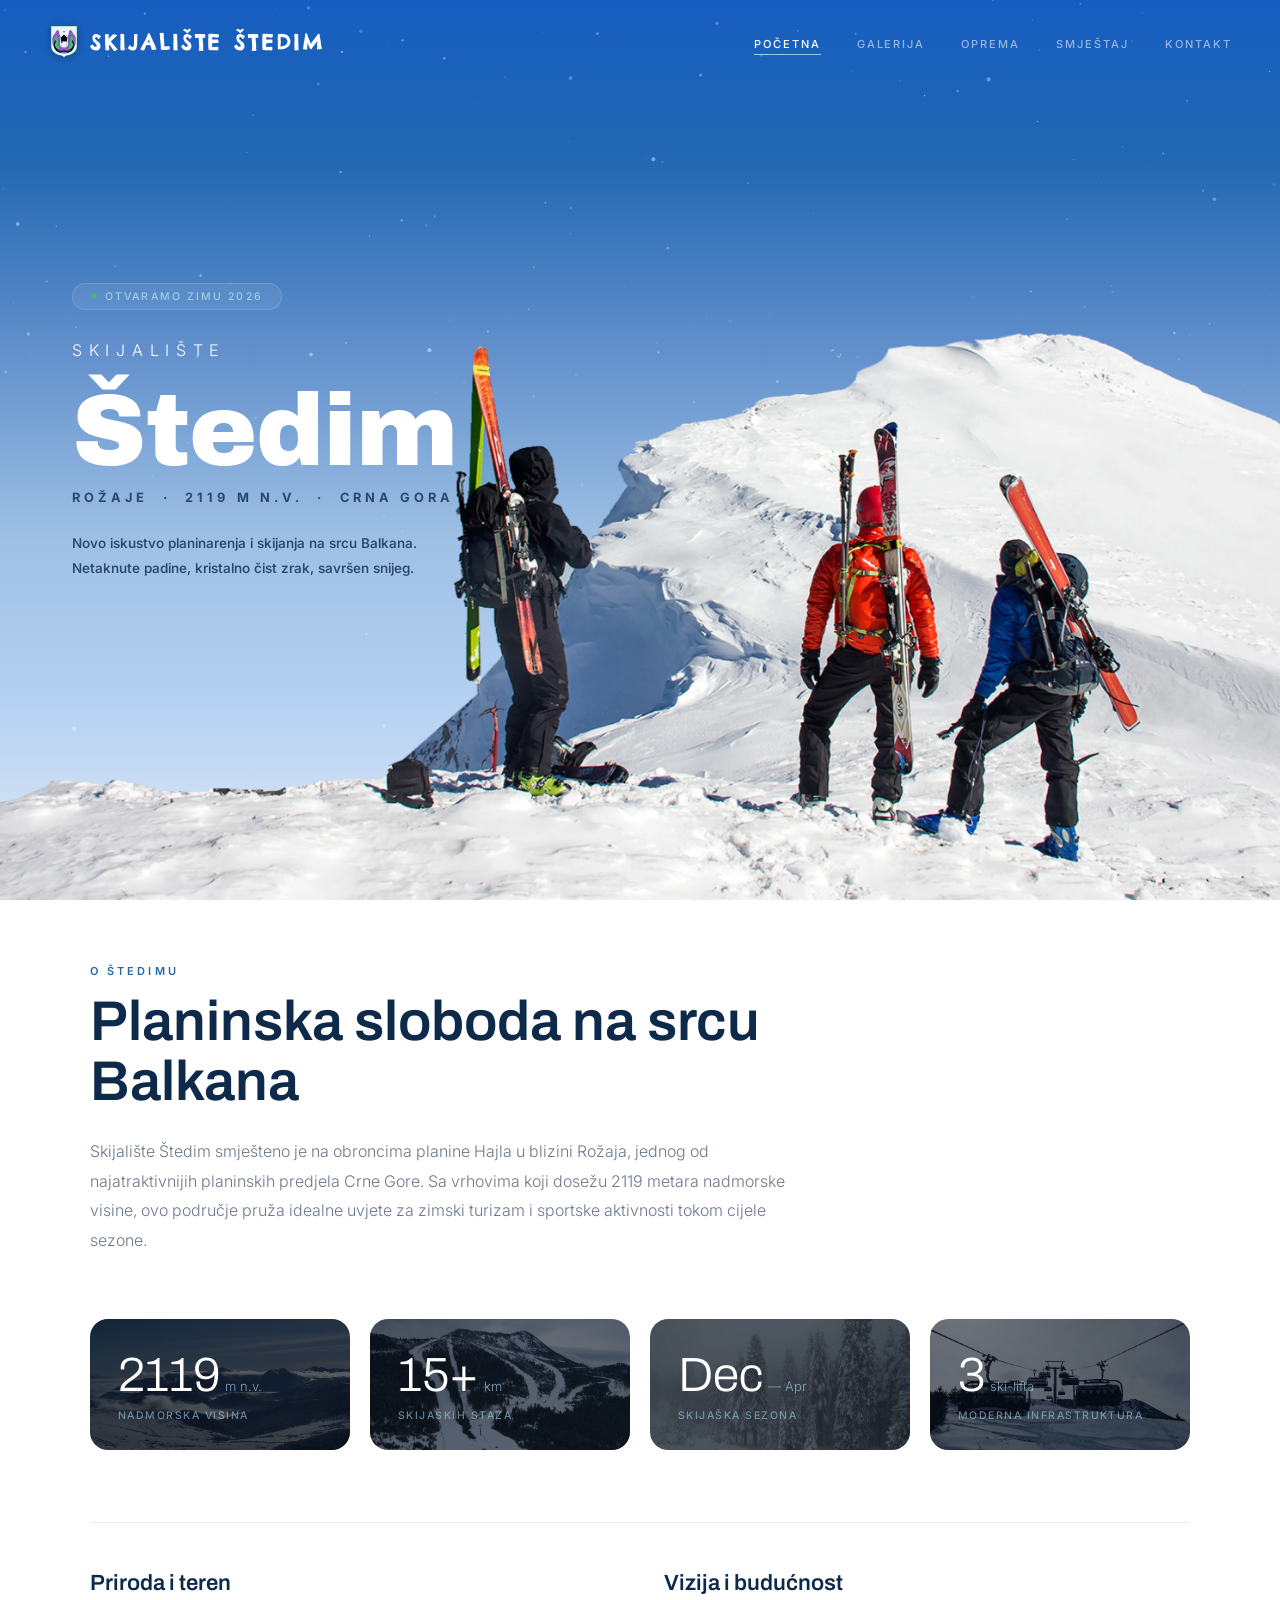
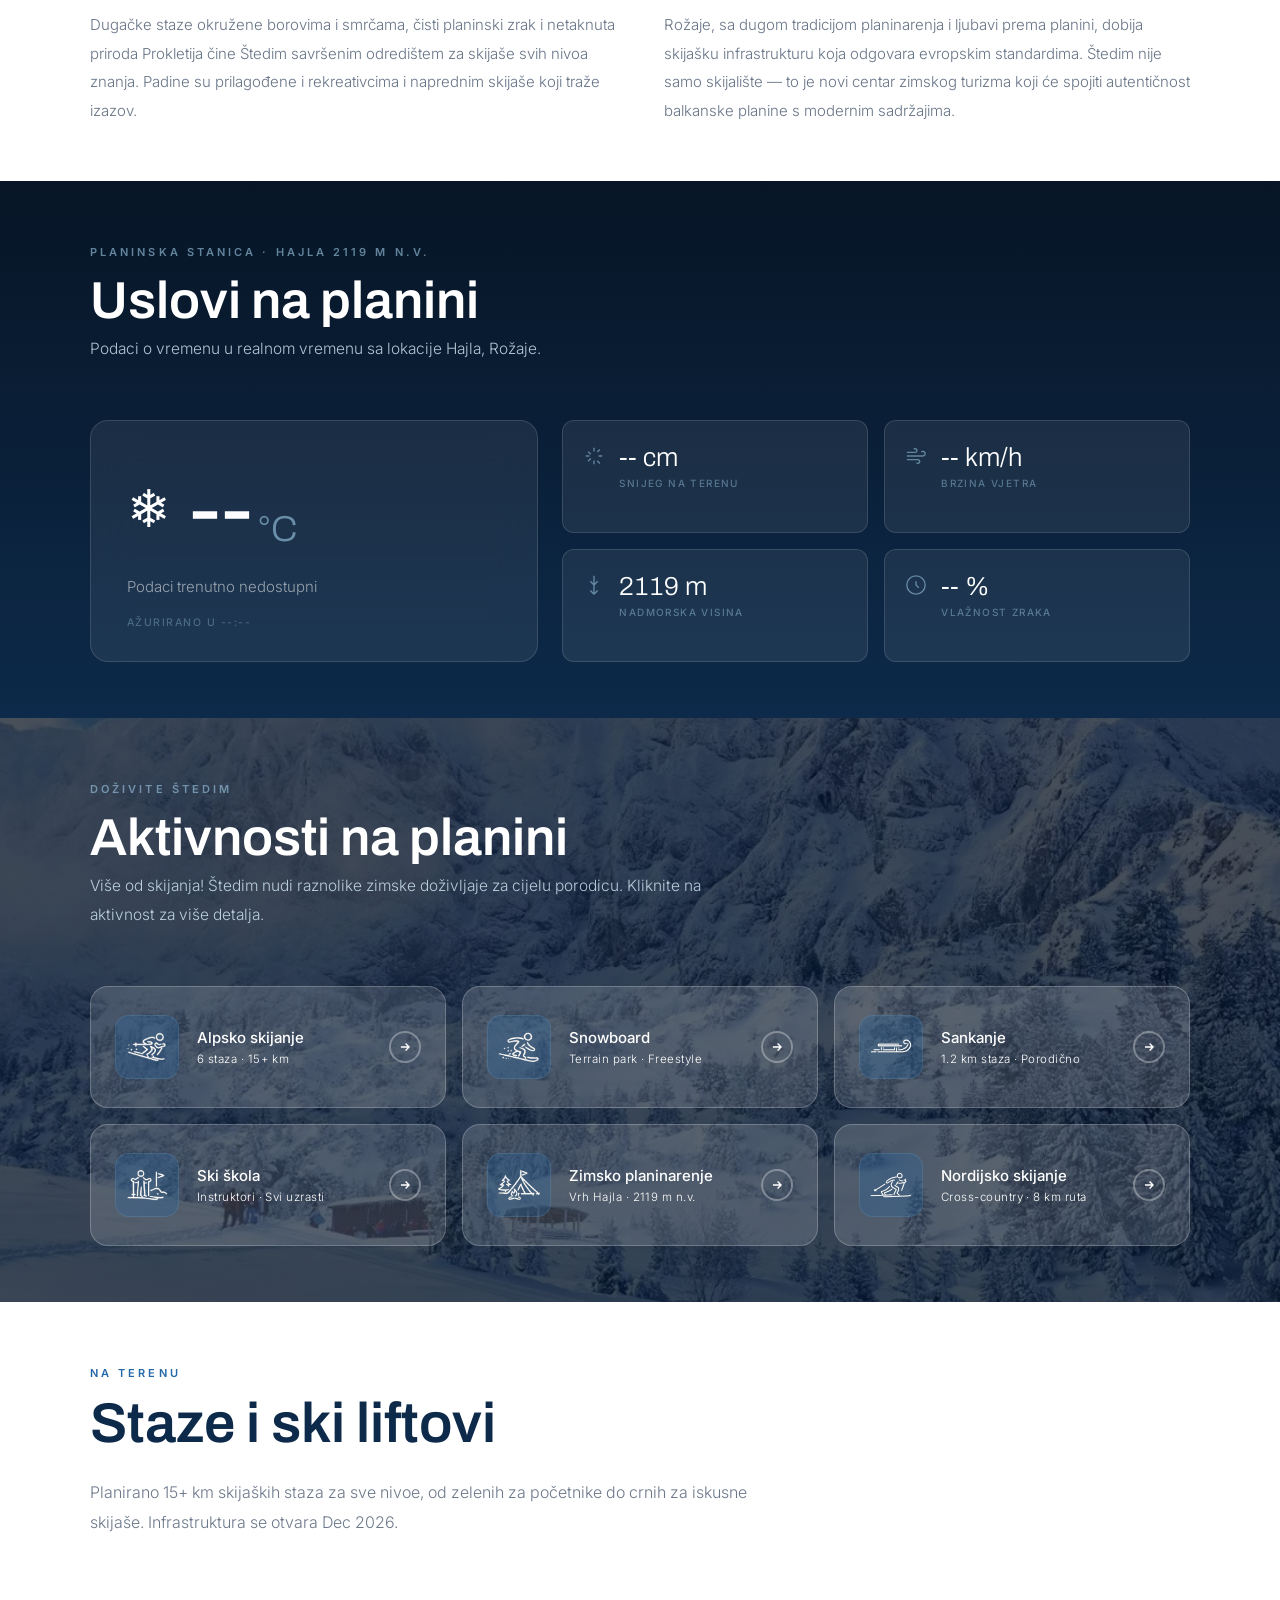
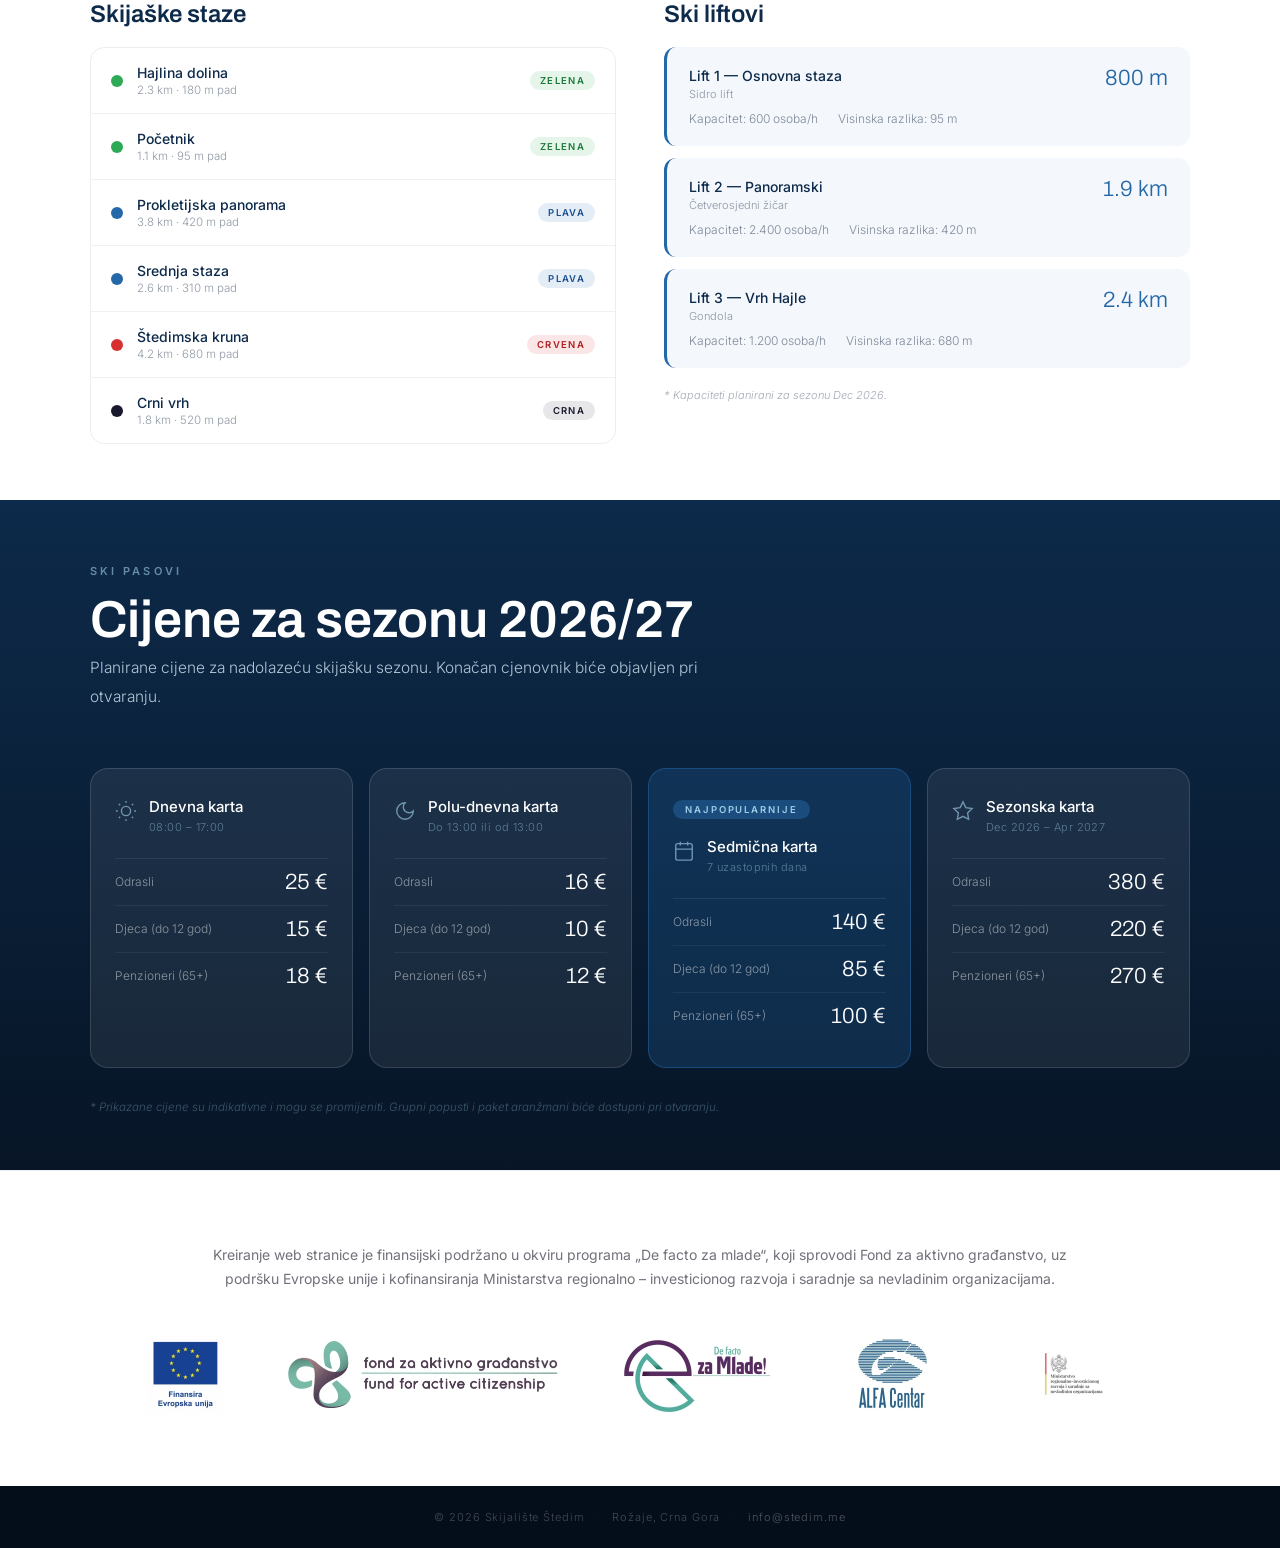
<file: index.html>
<!doctype html>
<html lang="bs">
  <head>
    <meta charset="UTF-8" />
    <meta name="viewport" content="width=device-width, initial-scale=1.0" />
    <title>Skijalište Štedim — Rožaje</title>
    <link rel="icon" type="image/webp" href="multimedia/rozaje-emblem.webp" />

    <meta
      name="description"
      content="Skijalište Štedim kod Rožaja na 2119 m n.v. — netaknute padine, kristalno čist zrak i savršen snijeg u srcu Balkana. Staze, oprema i smještaj na jednom mjestu."
    />

    <!-- Open Graph / društvene mreže -->
    <meta property="og:type" content="website" />
    <meta property="og:site_name" content="Skijalište Štedim" />
    <meta property="og:locale" content="bs_BA" />
    <meta property="og:title" content="Skijalište Štedim — Rožaje" />
    <meta
      property="og:description"
      content="Netaknute padine, kristalno čist zrak i savršen snijeg na 2119 m n.v. u srcu Balkana."
    />
    <meta property="og:url" content="https://skijalistestedim.me/" />
    <meta
      property="og:image"
      content="https://skijalistestedim.me/multimedia/hajla-flip.webp"
    />
    <meta property="og:image:width" content="2978" />
    <meta property="og:image:height" content="1319" />
    <meta
      property="og:image:alt"
      content="Skijaši na Hajli iznad Skijališta Štedim"
    />

    <!-- Twitter -->
    <meta name="twitter:card" content="summary_large_image" />
    <meta name="twitter:title" content="Skijalište Štedim — Rožaje" />
    <meta
      name="twitter:description"
      content="Netaknute padine, kristalno čist zrak i savršen snijeg na 2119 m n.v. u srcu Balkana."
    />
    <meta
      name="twitter:image"
      content="https://skijalistestedim.me/multimedia/hajla-flip.webp"
    />

    <link rel="stylesheet" href="css/main.css" />
    <link rel="preconnect" href="https://fonts.googleapis.com" />
    <link rel="preconnect" href="https://fonts.gstatic.com" crossorigin />
    <link
      href="https://fonts.googleapis.com/css2?family=Chelsea+Market&family=Inter:wght@300;400;500;600&display=swap"
      rel="stylesheet"
    />
    <script src="js/script.js" defer></script>
    <!-- samo pravim pr -->
  </head>
  <body>
    <canvas id="snow"></canvas>

    <nav class="nav">
      <a href="index.html" class="nav-logo">
        <img
          src="multimedia/rozaje-emblem.webp"
          alt="Grb Rožaja"
          class="logo-icon"
        />
        <span class="logo-text">Skijalište Štedim</span>
      </a>
      <ul class="nav-links">
        <li><a href="index.html" class="active">Početna</a></li>
        <li><a href="gallery.html">Galerija</a></li>
        <li><a href="equipment.html">Oprema</a></li>
        <li><a href="accommodation.html">Smještaj</a></li>
        <li><a href="contact.html">Kontakt</a></li>
      </ul>
      <button class="nav-hamburger" id="nav-hamburger" aria-label="Otvori meni" aria-expanded="false">
        <span></span>
        <span></span>
        <span></span>
      </button>
    </nav>

    <div class="mobile-nav-backdrop" id="mobile-nav-backdrop"></div>
    <div class="mobile-nav" id="mobile-nav" aria-hidden="true">
      <ul>
        <li><a href="index.html" class="active">Početna</a></li>
        <li><a href="gallery.html">Galerija</a></li>
        <li><a href="equipment.html">Oprema</a></li>
        <li><a href="accommodation.html">Smještaj</a></li>
        <li><a href="contact.html">Kontakt</a></li>
      </ul>
    </div>

    <main class="hero">
      <div class="hero-content">
        <div class="badge">
          <span class="badge-dot"></span>
          Otvaramo Zimu 2026
        </div>

        <h1 class="hero-title">
          <span class="title-eyebrow">Skijalište</span>
          <em class="title-name">Štedim</em>
        </h1>

        <p class="hero-tagline">
          Rožaje &nbsp;·&nbsp; 2119 m n.v. &nbsp;·&nbsp; Crna Gora
        </p>

        <p class="hero-desc">
          Novo iskustvo planinarenja i skijanja na srcu Balkana.<br />
          Netaknute padine, kristalno čist zrak, savršen snijeg.
        </p>
      </div>

      <img
        src="multimedia/hajla-flip.webp"
        alt="Skijaši na Hajli"
        class="hero-photo-img"
      />

      <a href="#info" class="hero-scroll">
        <svg viewBox="0 0 24 24" fill="none" stroke="currentColor" stroke-width="1.5">
          <path d="M6 9l6 6 6-6" />
        </svg>
        Saznaj više
      </a>
    </main>

    <section class="info-section" id="info">
      <div class="info-inner">
        <p class="info-eyebrow">O Štedimu</p>
        <h2 class="info-title">Planinska sloboda na srcu Balkana</h2>
        <p class="info-lead">
          Skijalište Štedim smješteno je na obroncima planine Hajla u blizini
          Rožaja, jednog od najatraktivnijih planinskih predjela Crne Gore. Sa
          vrhovima koji dosežu 2119 metara nadmorske visine, ovo područje pruža
          idealne uvjete za zimski turizam i sportske aktivnosti tokom cijele
          sezone.
        </p>

        <div class="features-grid">
          <div class="feature-card">
            <div class="feature-stat">
              <span class="feature-num">2119</span>
              <span class="feature-unit">m n.v.</span>
            </div>
            <p class="feature-label">Nadmorska visina</p>
          </div>
          <div class="feature-card">
            <div class="feature-stat">
              <span class="feature-num">15+</span>
              <span class="feature-unit">km</span>
            </div>
            <p class="feature-label">Skijaških staza</p>
          </div>
          <div class="feature-card">
            <div class="feature-stat">
              <span class="feature-num">Dec</span>
              <span class="feature-unit">— Apr</span>
            </div>
            <p class="feature-label">Skijaška sezona</p>
          </div>
          <div class="feature-card">
            <div class="feature-stat">
              <span class="feature-num">3</span>
              <span class="feature-unit">ski-lifta</span>
            </div>
            <p class="feature-label">Moderna infrastruktura</p>
          </div>
        </div>

        <div class="info-body">
          <div class="info-col">
            <h3 class="info-col-title">Priroda i teren</h3>
            <p>
              Dugačke staze okružene borovima i smrčama, čisti planinski zrak i
              netaknuta priroda Prokletija čine Štedim savršenim odredištem za
              skijaše svih nivoa znanja. Padine su prilagođene i rekreativcima i
              naprednim skijaše koji traže izazov.
            </p>
          </div>
          <div class="info-col">
            <h3 class="info-col-title">Vizija i budućnost</h3>
            <p>
              Rožaje, sa dugom tradicijom planinarenja i ljubavi prema planini,
              dobija skijašku infrastrukturu koja odgovara evropskim
              standardima. Štedim nije samo skijalište — to je novi centar
              zimskog turizma koji će spojiti autentičnost balkanske planine s
              modernim sadržajima.
            </p>
          </div>
        </div>
      </div>
    </section>

    <!-- USLOVI NA PLANINI -->
    <section class="conditions-section" id="uslovi">
      <div class="section-inner">
        <p class="eyebrow-light">Planinska stanica · Hajla 2119 m n.v.</p>
        <h2 class="section-title-light">Uslovi na planini</h2>
        <p class="section-lead-light">
          Podaci o vremenu u realnom vremenu sa lokacije Hajla, Rožaje.
        </p>

        <div class="conditions-grid">
          <div class="cond-main-card">
            <div class="cond-weather-top">
              <span class="cond-icon" id="cond-icon">❄</span>
              <div class="cond-temp-block">
                <span class="cond-temp" id="cond-temp">--</span>
                <span class="cond-temp-unit">°C</span>
              </div>
            </div>
            <p class="cond-desc" id="cond-desc">Učitavanje podataka...</p>
            <p class="cond-updated">
              Ažurirano u <span id="cond-time">--:--</span>
            </p>
          </div>

          <div class="cond-stats">
            <div class="cond-stat-card">
              <svg
                class="cond-stat-svg"
                viewBox="0 0 24 24"
                fill="none"
                stroke="currentColor"
                stroke-width="1.5"
              >
                <path
                  d="M3 12h4m14 0h-4M12 3v4m0 14v-4m-6.36-9.64 2.83 2.83m7.06 7.06 2.83 2.83M5.64 17.64l2.83-2.83m7.06-7.06 2.83-2.83"
                />
              </svg>
              <div>
                <p class="cond-stat-val" id="cond-snow">-- cm</p>
                <p class="cond-stat-label">Snijeg na terenu</p>
              </div>
            </div>
            <div class="cond-stat-card">
              <svg
                class="cond-stat-svg"
                viewBox="0 0 24 24"
                fill="none"
                stroke="currentColor"
                stroke-width="1.5"
              >
                <path
                  d="M9.59 4.59A2 2 0 1 1 11 8H2m10.59 11.41A2 2 0 1 0 14 16H2m15.73-8.27A2.5 2.5 0 1 1 19.5 12H2"
                />
              </svg>
              <div>
                <p class="cond-stat-val" id="cond-wind">-- km/h</p>
                <p class="cond-stat-label">Brzina vjetra</p>
              </div>
            </div>
            <div class="cond-stat-card">
              <svg
                class="cond-stat-svg"
                viewBox="0 0 24 24"
                fill="none"
                stroke="currentColor"
                stroke-width="1.5"
              >
                <path d="M12 22V12m0 0V2m0 10 4-4m-4 4-4-4m4 14 4-4m-4 4-4-4" />
              </svg>
              <div>
                <p class="cond-stat-val">2119 m</p>
                <p class="cond-stat-label">Nadmorska visina</p>
              </div>
            </div>
            <div class="cond-stat-card">
              <svg
                class="cond-stat-svg"
                viewBox="0 0 24 24"
                fill="none"
                stroke="currentColor"
                stroke-width="1.5"
              >
                <circle cx="12" cy="12" r="10" />
                <path d="M12 8v4l3 3" />
              </svg>
              <div>
                <p class="cond-stat-val" id="cond-humidity">-- %</p>
                <p class="cond-stat-label">Vlažnost zraka</p>
              </div>
            </div>
          </div>
        </div>
      </div>
    </section>

    <!-- AKTIVNOSTI NA PLANINI -->
    <section class="activities-section" id="aktivnosti">
      <div class="section-inner">
        <p class="eyebrow-light">Doživite Štedim</p>
        <h2 class="section-title-light">Aktivnosti na planini</h2>
        <p class="section-lead-light">
          Više od skijanja! Štedim nudi raznolike zimske doživljaje za cijelu porodicu. Kliknite na aktivnost za više detalja.
        </p>

        <div class="activities-grid">
          <button class="act-card" data-key="skijanje">
            <div class="act-icon-wrap">
              <img src="multimedia/activity-icons/alpine-skiing.webp" alt="Alpsko skijanje" width="26" height="26" />
            </div>
            <div class="act-body">
              <h3 class="act-name">Alpsko skijanje</h3>
              <p class="act-sub">6 staza · 15+ km</p>
            </div>
            <span class="act-arrow">
              <svg viewBox="0 0 24 24" fill="none" stroke="currentColor" stroke-width="2.25">
                <path d="M5 12h14M13 6l6 6-6 6"/>
              </svg>
            </span>
          </button>

          <button class="act-card" data-key="snowboard">
            <div class="act-icon-wrap">
              <img src="multimedia/activity-icons/snowboard.webp" alt="Snowboard" width="26" height="26" />
            </div>
            <div class="act-body">
              <h3 class="act-name">Snowboard</h3>
              <p class="act-sub">Terrain park · Freestyle</p>
            </div>
            <span class="act-arrow">
              <svg viewBox="0 0 24 24" fill="none" stroke="currentColor" stroke-width="2.25">
                <path d="M5 12h14M13 6l6 6-6 6"/>
              </svg>
            </span>
          </button>

          <button class="act-card" data-key="sanjkanje">
            <div class="act-icon-wrap">
              <img src="multimedia/activity-icons/sledding.webp" alt="Sankanje" width="26" height="26" />
            </div>
            <div class="act-body">
              <h3 class="act-name">Sankanje</h3>
              <p class="act-sub">1.2 km staza · Porodično</p>
            </div>
            <span class="act-arrow">
              <svg viewBox="0 0 24 24" fill="none" stroke="currentColor" stroke-width="2.25">
                <path d="M5 12h14M13 6l6 6-6 6"/>
              </svg>
            </span>
          </button>

          <button class="act-card" data-key="ski-skola">
            <div class="act-icon-wrap">
              <img src="multimedia/activity-icons/ski-school.webp" alt="Ski škola" width="26" height="26" />
            </div>
            <div class="act-body">
              <h3 class="act-name">Ski škola</h3>
              <p class="act-sub">Instruktori · Svi uzrasti</p>
            </div>
            <span class="act-arrow">
              <svg viewBox="0 0 24 24" fill="none" stroke="currentColor" stroke-width="2.25">
                <path d="M5 12h14M13 6l6 6-6 6"/>
              </svg>
            </span>
          </button>

          <button class="act-card" data-key="planinarenje">
            <div class="act-icon-wrap">
              <img src="multimedia/activity-icons/winter-hiking.webp" alt="Zimsko planinarenje" width="26" height="26" />
            </div>
            <div class="act-body">
              <h3 class="act-name">Zimsko planinarenje</h3>
              <p class="act-sub">Vrh Hajla · 2119 m n.v.</p>
            </div>
            <span class="act-arrow">
              <svg viewBox="0 0 24 24" fill="none" stroke="currentColor" stroke-width="2.25">
                <path d="M5 12h14M13 6l6 6-6 6"/>
              </svg>
            </span>
          </button>

          <button class="act-card" data-key="nordijsko">
            <div class="act-icon-wrap">
              <img src="multimedia/activity-icons/nordic-skiing.webp" alt="Nordijsko skijanje" width="26" height="26" />
            </div>
            <div class="act-body">
              <h3 class="act-name">Nordijsko skijanje</h3>
              <p class="act-sub">Cross-country · 8 km ruta</p>
            </div>
            <span class="act-arrow">
              <svg viewBox="0 0 24 24" fill="none" stroke="currentColor" stroke-width="2.25">
                <path d="M5 12h14M13 6l6 6-6 6"/>
              </svg>
            </span>
          </button>
        </div>

      </div>
    </section>


    <!-- MODALNI PROZOR ZA AKTIVNOSTI -->
    <div class="act-modal" id="act-modal" aria-hidden="true">
      <div class="act-modal-bg" id="act-modal-bg"></div>
      <div class="act-modal-panel">
        <button class="act-modal-x" id="act-modal-x" aria-label="Zatvori">
          <svg viewBox="0 0 24 24" fill="none" stroke="currentColor" stroke-width="1.5">
            <path d="M18 6 6 18M6 6l12 12"/>
          </svg>
        </button>
        <div id="act-modal-content"></div>
      </div>
    </div>

    <!-- STAZE I SKI LIFTOVI -->
    <section class="slopes-section" id="staze">
      <div class="section-inner">
        <p class="info-eyebrow">Na terenu</p>
        <h2 class="info-title">Staze i ski liftovi</h2>
        <p class="info-lead">
          Planirano 15+ km skijaških staza za sve nivoe, od zelenih za početnike
          do crnih za iskusne skijaše. Infrastruktura se otvara Dec 2026.
        </p>

        <div class="slopes-lift-grid">
          <div class="slopes-col">
            <h3 class="slopes-col-title">Skijaške staze</h3>
            <div class="slope-list">
              <div class="slope-row">
                <span class="slope-dot sd-green"></span>
                <div class="slope-info">
                  <span class="slope-name">Hajlina dolina</span>
                  <span class="slope-meta">2.3 km · 180 m pad</span>
                </div>
                <span class="slope-badge sb-green">Zelena</span>
              </div>
              <div class="slope-row">
                <span class="slope-dot sd-green"></span>
                <div class="slope-info">
                  <span class="slope-name">Početnik</span>
                  <span class="slope-meta">1.1 km · 95 m pad</span>
                </div>
                <span class="slope-badge sb-green">Zelena</span>
              </div>
              <div class="slope-row">
                <span class="slope-dot sd-blue"></span>
                <div class="slope-info">
                  <span class="slope-name">Prokletijska panorama</span>
                  <span class="slope-meta">3.8 km · 420 m pad</span>
                </div>
                <span class="slope-badge sb-blue">Plava</span>
              </div>
              <div class="slope-row">
                <span class="slope-dot sd-blue"></span>
                <div class="slope-info">
                  <span class="slope-name">Srednja staza</span>
                  <span class="slope-meta">2.6 km · 310 m pad</span>
                </div>
                <span class="slope-badge sb-blue">Plava</span>
              </div>
              <div class="slope-row">
                <span class="slope-dot sd-red"></span>
                <div class="slope-info">
                  <span class="slope-name">Štedimska kruna</span>
                  <span class="slope-meta">4.2 km · 680 m pad</span>
                </div>
                <span class="slope-badge sb-red">Crvena</span>
              </div>
              <div class="slope-row">
                <span class="slope-dot sd-black"></span>
                <div class="slope-info">
                  <span class="slope-name">Crni vrh</span>
                  <span class="slope-meta">1.8 km · 520 m pad</span>
                </div>
                <span class="slope-badge sb-black">Crna</span>
              </div>
            </div>
          </div>

          <div class="slopes-col">
            <h3 class="slopes-col-title">Ski liftovi</h3>
            <div class="lift-list">
              <div class="lift-card">
                <div class="lift-header">
                  <div>
                    <p class="lift-name">Lift 1 — Osnovna staza</p>
                    <p class="lift-type">Sidro lift</p>
                  </div>
                  <span class="lift-len">800 m</span>
                </div>
                <div class="lift-details">
                  <span>Kapacitet: 600 osoba/h</span>
                  <span>Visinska razlika: 95 m</span>
                </div>
              </div>
              <div class="lift-card">
                <div class="lift-header">
                  <div>
                    <p class="lift-name">Lift 2 — Panoramski</p>
                    <p class="lift-type">Četverosjedni žičar</p>
                  </div>
                  <span class="lift-len">1.9 km</span>
                </div>
                <div class="lift-details">
                  <span>Kapacitet: 2.400 osoba/h</span>
                  <span>Visinska razlika: 420 m</span>
                </div>
              </div>
              <div class="lift-card">
                <div class="lift-header">
                  <div>
                    <p class="lift-name">Lift 3 — Vrh Hajle</p>
                    <p class="lift-type">Gondola</p>
                  </div>
                  <span class="lift-len">2.4 km</span>
                </div>
                <div class="lift-details">
                  <span>Kapacitet: 1.200 osoba/h</span>
                  <span>Visinska razlika: 680 m</span>
                </div>
              </div>
            </div>
            <p class="slopes-note">
              * Kapaciteti planirani za sezonu Dec 2026.
            </p>
          </div>
        </div>
      </div>

    </section>

    <!-- CIJENE I SKI PASOVI -->
    <section class="prices-section" id="cijene">
      <div class="section-inner">
        <p class="eyebrow-light">Ski pasovi</p>
        <h2 class="section-title-light">Cijene za sezonu 2026/27</h2>
        <p class="section-lead-light">
          Planirane cijene za nadolazeću skijašku sezonu. Konačan cjenovnik biće
          objavljen pri otvaranju.
        </p>

        <div class="prices-grid">
          <div class="price-card">
            <div class="price-card-head">
              <svg
                class="price-icon"
                viewBox="0 0 24 24"
                fill="none"
                stroke="currentColor"
                stroke-width="1.5"
              >
                <circle cx="12" cy="12" r="5" />
                <path
                  d="M12 1v2m0 18v2M4.22 4.22l1.42 1.42m12.72 12.72 1.42 1.42M1 12h2m18 0h2M4.22 19.78l1.42-1.42M18.36 5.64l1.42-1.42"
                />
              </svg>
              <div>
                <p class="price-period">Dnevna karta</p>
                <p class="price-desc-sm">08:00 – 17:00</p>
              </div>
            </div>
            <div class="price-rows">
              <div class="price-row">
                <span class="price-cat">Odrasli</span
                ><span class="price-val">25 €</span>
              </div>
              <div class="price-row">
                <span class="price-cat">Djeca (do 12 god)</span
                ><span class="price-val">15 €</span>
              </div>
              <div class="price-row">
                <span class="price-cat">Penzioneri (65+)</span
                ><span class="price-val">18 €</span>
              </div>
            </div>
          </div>

          <div class="price-card">
            <div class="price-card-head">
              <svg
                class="price-icon"
                viewBox="0 0 24 24"
                fill="none"
                stroke="currentColor"
                stroke-width="1.5"
              >
                <path d="M12 3a6 6 0 0 0 9 9 9 9 0 1 1-9-9Z" />
              </svg>
              <div>
                <p class="price-period">Polu-dnevna karta</p>
                <p class="price-desc-sm">Do 13:00 ili od 13:00</p>
              </div>
            </div>
            <div class="price-rows">
              <div class="price-row">
                <span class="price-cat">Odrasli</span
                ><span class="price-val">16 €</span>
              </div>
              <div class="price-row">
                <span class="price-cat">Djeca (do 12 god)</span
                ><span class="price-val">10 €</span>
              </div>
              <div class="price-row">
                <span class="price-cat">Penzioneri (65+)</span
                ><span class="price-val">12 €</span>
              </div>
            </div>
          </div>

          <div class="price-card price-card--featured">
            <p class="price-featured-label">Najpopularnije</p>
            <div class="price-card-head">
              <svg
                class="price-icon"
                viewBox="0 0 24 24"
                fill="none"
                stroke="currentColor"
                stroke-width="1.5"
              >
                <rect x="3" y="4" width="18" height="18" rx="2" />
                <path d="M16 2v4M8 2v4M3 10h18" />
              </svg>
              <div>
                <p class="price-period">Sedmična karta</p>
                <p class="price-desc-sm">7 uzastopnih dana</p>
              </div>
            </div>
            <div class="price-rows">
              <div class="price-row">
                <span class="price-cat">Odrasli</span
                ><span class="price-val">140 €</span>
              </div>
              <div class="price-row">
                <span class="price-cat">Djeca (do 12 god)</span
                ><span class="price-val">85 €</span>
              </div>
              <div class="price-row">
                <span class="price-cat">Penzioneri (65+)</span
                ><span class="price-val">100 €</span>
              </div>
            </div>
          </div>

          <div class="price-card">
            <div class="price-card-head">
              <svg
                class="price-icon"
                viewBox="0 0 24 24"
                fill="none"
                stroke="currentColor"
                stroke-width="1.5"
              >
                <polygon
                  points="12 2 15.09 8.26 22 9.27 17 14.14 18.18 21.02 12 17.77 5.82 21.02 7 14.14 2 9.27 8.91 8.26 12 2"
                />
              </svg>
              <div>
                <p class="price-period">Sezonska karta</p>
                <p class="price-desc-sm">Dec 2026 – Apr 2027</p>
              </div>
            </div>
            <div class="price-rows">
              <div class="price-row">
                <span class="price-cat">Odrasli</span
                ><span class="price-val">380 €</span>
              </div>
              <div class="price-row">
                <span class="price-cat">Djeca (do 12 god)</span
                ><span class="price-val">220 €</span>
              </div>
              <div class="price-row">
                <span class="price-cat">Penzioneri (65+)</span
                ><span class="price-val">270 €</span>
              </div>
            </div>
          </div>
        </div>

        <p class="prices-note">
          * Prikazane cijene su indikativne i mogu se promijeniti. Grupni
          popusti i paket aranžmani biće dostupni pri otvaranju.
        </p>
      </div>
    </section>

    <!-- SPONZORI / DONATORI -->
    <section class="sponsors">
      <p class="sponsors-text">
        Kreiranje web stranice je finansijski podržano u okviru programa
        „De facto za mlade“, koji sprovodi Fond za aktivno građanstvo, uz
        podršku Evropske unije i kofinansiranja Ministarstva regionalno –
        investicionog razvoja i saradnje sa nevladinim organizacijama.
      </p>
      <div class="sponsors-logos">
        <img src="multimedia/sponsors/sponsor1.webp" alt="Finansira Evropska unija" />
        <img src="multimedia/sponsors/sponsor2.webp" alt="Fond za aktivno građanstvo — Fund for Active Citizenship" />
        <img src="multimedia/sponsors/sponsor3.webp" alt="De facto za Mlade!" />
        <img src="multimedia/sponsors/sponsor4.webp" alt="ALFA Centar" />
        <img src="multimedia/sponsors/sponsor5.webp" alt="Ministarstvo regionalno-investicionog razvoja i saradnje sa nevladinim organizacijama" />
      </div>
    </section>

    <footer class="footer">
      <span>© 2026 Skijalište Štedim</span>
      <span class="dot">·</span>
      <span>Rožaje, Crna Gora</span>
      <span class="dot">·</span>
      <a href="mailto:info@stedim.me" class="footer-link">info@stedim.me</a>
    </footer>

  </body>
</html>
</file>
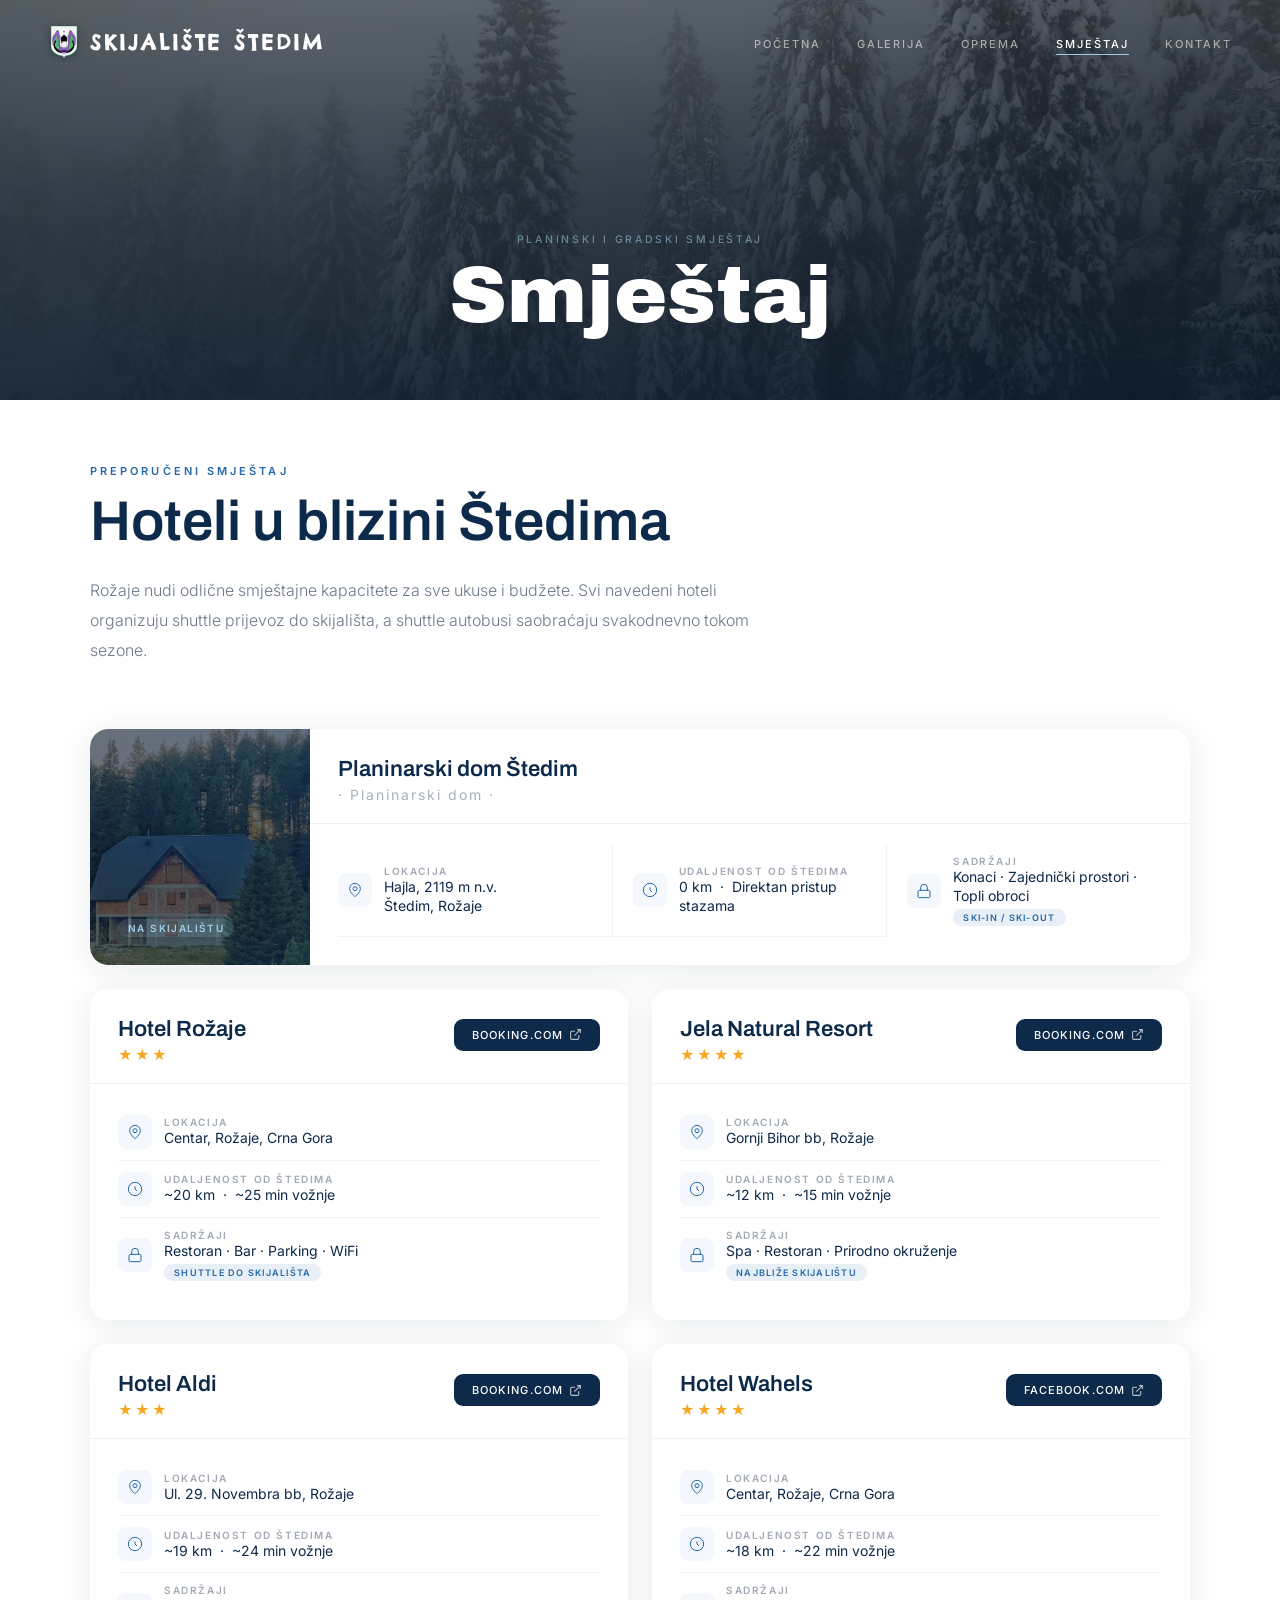
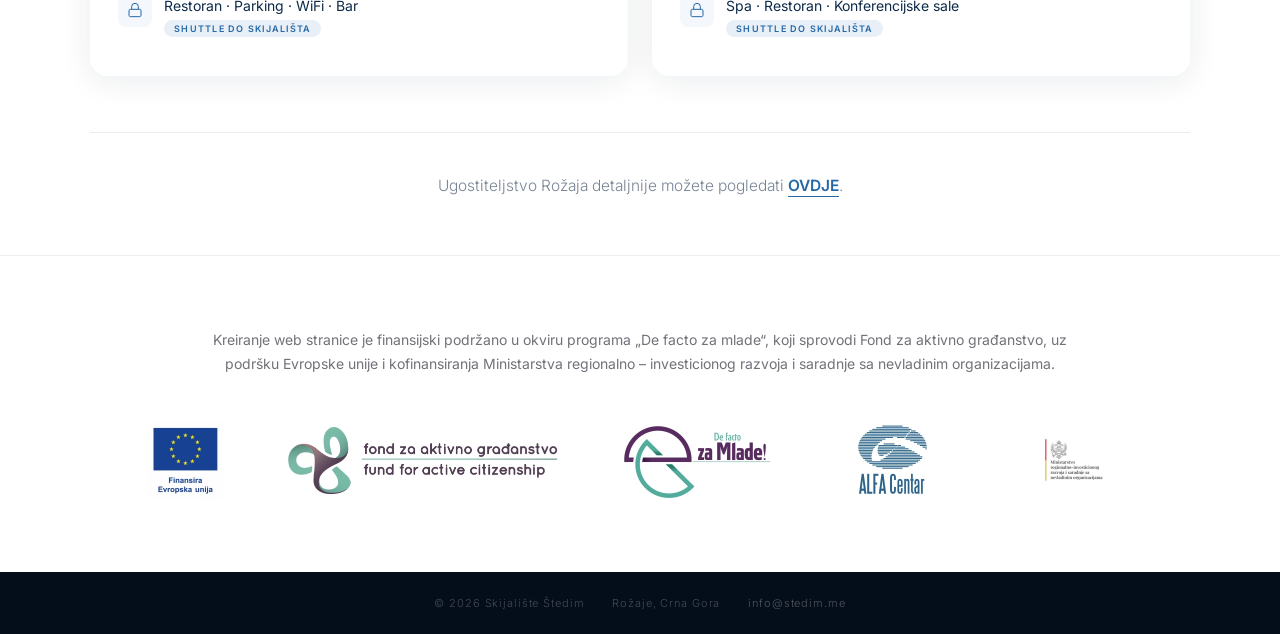
<file: accommodation.html>
<!doctype html>
<html lang="bs">
  <head>
    <meta charset="UTF-8" />
    <meta name="viewport" content="width=device-width, initial-scale=1.0" />
    <title>Smještaj — Skijalište Štedim</title>
    <link rel="icon" type="image/webp" href="multimedia/rozaje-emblem.webp" />

    <meta
      name="description"
      content="Planinski i gradski smještaj u blizini Skijališta Štedim u Rožajama — kućice, hoteli i apartmani za vaš zimski odmor."
    />

    <!-- Open Graph / društvene mreže -->
    <meta property="og:type" content="website" />
    <meta property="og:site_name" content="Skijalište Štedim" />
    <meta property="og:locale" content="bs_BA" />
    <meta property="og:title" content="Smještaj — Skijalište Štedim" />
    <meta
      property="og:description"
      content="Planinski i gradski smještaj u blizini Štedima — kućice, hoteli i apartmani."
    />
    <meta
      property="og:url"
      content="https://skijalistestedim.me/accommodation.html"
    />
    <meta
      property="og:image"
      content="https://skijalistestedim.me/multimedia/hajla-flip.webp"
    />
    <meta property="og:image:width" content="2978" />
    <meta property="og:image:height" content="1319" />
    <meta
      property="og:image:alt"
      content="Skijaši na Hajli iznad Skijališta Štedim"
    />

    <!-- Twitter -->
    <meta name="twitter:card" content="summary_large_image" />
    <meta name="twitter:title" content="Smještaj — Skijalište Štedim" />
    <meta
      name="twitter:description"
      content="Planinski i gradski smještaj u blizini Štedima — kućice, hoteli i apartmani."
    />
    <meta
      name="twitter:image"
      content="https://skijalistestedim.me/multimedia/hajla-flip.webp"
    />
    <link rel="stylesheet" href="css/main.css" />
    <link rel="stylesheet" href="css/accommodation.css" />
    <link rel="preconnect" href="https://fonts.googleapis.com" />
    <link rel="preconnect" href="https://fonts.gstatic.com" crossorigin />
    <link
      href="https://fonts.googleapis.com/css2?family=Chelsea+Market&family=Inter:wght@300;400;500;600&display=swap"
      rel="stylesheet"
    />
    <script src="js/accommodation.js" defer></script>
  </head>
  <body>

    <nav class="nav">
      <a href="index.html" class="nav-logo">
        <img
          src="multimedia/rozaje-emblem.webp"
          alt="Grb Rožaja"
          class="logo-icon"
        />
        <span class="logo-text">Skijalište Štedim</span>
      </a>
      <ul class="nav-links">
        <li><a href="index.html">Početna</a></li>
        <li><a href="gallery.html">Galerija</a></li>
        <li><a href="equipment.html">Oprema</a></li>
        <li><a href="accommodation.html" class="active">Smještaj</a></li>
        <li><a href="contact.html">Kontakt</a></li>
      </ul>
      <button class="nav-hamburger" id="nav-hamburger" aria-label="Otvori meni" aria-expanded="false">
        <span></span>
        <span></span>
        <span></span>
      </button>
    </nav>

    <div class="mobile-nav-backdrop" id="mobile-nav-backdrop"></div>
    <div class="mobile-nav" id="mobile-nav" aria-hidden="true">
      <ul>
        <li><a href="index.html">Početna</a></li>
        <li><a href="gallery.html">Galerija</a></li>
        <li><a href="equipment.html">Oprema</a></li>
        <li><a href="accommodation.html" class="active">Smještaj</a></li>
        <li><a href="contact.html">Kontakt</a></li>
      </ul>
    </div>

     <!-- PAGE HEADER -->
    <header class="page-header">
      <div class="page-header-content">
        <p class="page-header-eyebrow">Planinski i gradski smještaj</p>
        <h1 class="page-header-title">Smještaj</h1>
      </div>
    </header>

    <main>

      <!-- HOTELS SECTION -->
      <section class="info-section">
        <div class="info-inner">
          <p class="info-eyebrow">Preporučeni smještaj</p>
          <h2 class="info-title">Hoteli u blizini Štedima</h2>
          <p class="info-lead">
            Rožaje nudi odlične smještajne kapacitete za sve ukuse i budžete.
            Svi navedeni hoteli organizuju shuttle prijevoz do skijališta,
            a shuttle autobusi saobraćaju svakodnevno tokom sezone.
          </p>

          <div class="hotels-grid">

            <!-- Planinarski dom Štedim -->
            <div class="hotel-card hotel-card--dom" style="grid-column: 1 / -1;">
              <div class="hotel-card--dom-img">
                <span class="hotel-badge" style="background: rgba(159,205,232,0.18); color: var(--ice); font-size: 10px;">Na skijalištu</span>
              </div>
              <div class="hotel-card--dom-body">
                <div class="hotel-card-header">
                  <div>
                    <h3 class="hotel-name">Planinarski dom Štedim</h3>
                    <div class="hotel-stars" style="color: rgba(10,30,60,0.35);">· Planinarski dom ·</div>
                  </div>
                </div>
                <div class="hotel-details hotel-card--dom-details">
                  <div class="hotel-detail-row">
                    <div class="hotel-detail-icon">
                      <svg viewBox="0 0 24 24" fill="none" stroke="currentColor" stroke-width="1.5">
                        <path d="M20 10c0 6-8 12-8 12S4 16 4 10a8 8 0 0 1 16 0Z"/>
                        <circle cx="12" cy="10" r="3"/>
                      </svg>
                    </div>
                    <div>
                      <p class="hotel-detail-label">Lokacija</p>
                      <p class="hotel-detail-val">Hajla, 2119 m n.v.<br/>Štedim, Rožaje</p>
                    </div>
                  </div>
                  <div class="hotel-detail-row">
                    <div class="hotel-detail-icon">
                      <svg viewBox="0 0 24 24" fill="none" stroke="currentColor" stroke-width="1.5">
                        <circle cx="12" cy="12" r="10"/>
                        <path d="M12 8v4l3 3"/>
                      </svg>
                    </div>
                    <div>
                      <p class="hotel-detail-label">Udaljenost od Štedima</p>
                      <p class="hotel-detail-val">0 km &nbsp;·&nbsp; Direktan pristup stazama</p>
                    </div>
                  </div>
                  <div class="hotel-detail-row">
                    <div class="hotel-detail-icon">
                      <svg viewBox="0 0 24 24" fill="none" stroke="currentColor" stroke-width="1.5">
                        <rect x="3" y="11" width="18" height="11" rx="2"/>
                        <path d="M7 11V7a5 5 0 0 1 10 0v4"/>
                      </svg>
                    </div>
                    <div>
                      <p class="hotel-detail-label">Sadržaji</p>
                      <p class="hotel-detail-val">Konaci · Zajednički prostori · Topli obroci</p>
                      <span class="hotel-badge">Ski-in / Ski-out</span>
                    </div>
                  </div>
                </div>
              </div>
            </div>

            <!-- Hotel Rožaje -->
            <div class="hotel-card">
              <div class="hotel-card-header">
                <div>
                  <h3 class="hotel-name">Hotel Rožaje</h3>
                  <div class="hotel-stars">★★★</div>
                </div>
                <a href="https://www.booking.com/hotel/me/rozaje.en-gb.html?aid=303948&label=rozaje-1oNOg5agZsTqGnq8K9cw8gS540942170583%3Apl%3Ata%3Ap1%3Ap2%3Aac%3Aap%3Aneg%3Afi%3Atikwd-2452978527081%3Alp9245513%3Ali%3Adec%3Adm%3Appccp%3DUmFuZG9tSVYkc2RlIyh9Yf5EcukO1MOGLSSAuId8ToA&sid=859f66887b554836b0e573b9ebd3cff4&dest_id=-94615&dest_type=city&dist=0&group_adults=2&group_children=0&hapos=2&hpos=2&no_rooms=1&req_adults=2&req_children=0&room1=A%2CA&sb_price_type=total&sr_order=popularity&srepoch=1781958285&srpvid=a0ca574414080148&type=total&ucfs=1&" target="_blank" class="hotel-booking-btn">
                  Booking.com
                  <svg viewBox="0 0 24 24" fill="none" stroke="currentColor" stroke-width="2">
                    <path d="M18 13v6a2 2 0 0 1-2 2H5a2 2 0 0 1-2-2V8a2 2 0 0 1 2-2h6M15 3h6v6M10 14 21 3"/>
                  </svg>
                </a>
              </div>
              <div class="hotel-details">
                <div class="hotel-detail-row">
                  <div class="hotel-detail-icon">
                    <svg viewBox="0 0 24 24" fill="none" stroke="currentColor" stroke-width="1.5">
                      <path d="M20 10c0 6-8 12-8 12S4 16 4 10a8 8 0 0 1 16 0Z"/>
                      <circle cx="12" cy="10" r="3"/>
                    </svg>
                  </div>
                  <div>
                    <p class="hotel-detail-label">Lokacija</p>
                    <p class="hotel-detail-val">Centar, Rožaje, Crna Gora</p>
                  </div>
                </div>
                <div class="hotel-detail-row">
                  <div class="hotel-detail-icon">
                    <svg viewBox="0 0 24 24" fill="none" stroke="currentColor" stroke-width="1.5">
                      <circle cx="12" cy="12" r="10"/>
                      <path d="M12 8v4l3 3"/>
                    </svg>
                  </div>
                  <div>
                    <p class="hotel-detail-label">Udaljenost od Štedima</p>
                    <p class="hotel-detail-val">~20 km &nbsp;·&nbsp; ~25 min vožnje</p>
                  </div>
                </div>
                <div class="hotel-detail-row">
                  <div class="hotel-detail-icon">
                    <svg viewBox="0 0 24 24" fill="none" stroke="currentColor" stroke-width="1.5">
                      <rect x="3" y="11" width="18" height="11" rx="2"/>
                      <path d="M7 11V7a5 5 0 0 1 10 0v4"/>
                    </svg>
                  </div>
                  <div>
                    <p class="hotel-detail-label">Sadržaji</p>
                    <p class="hotel-detail-val">Restoran · Bar · Parking · WiFi</p>
                    <span class="hotel-badge">Shuttle do skijališta</span>
                  </div>
                </div>
              </div>
            </div>

            <!-- Jela Natural Resort -->
            <div class="hotel-card">
              <div class="hotel-card-header">
                <div>
                  <h3 class="hotel-name">Jela Natural Resort</h3>
                  <div class="hotel-stars">★★★★</div>
                </div>
                <a href="https://www.booking.com/hotel/me/jela-natural-resort-rozaje.en-gb.html?aid=303948&label=rozaje-1oNOg5agZsTqGnq8K9cw8gS540942170583%3Apl%3Ata%3Ap1%3Ap2%3Aac%3Aap%3Aneg%3Afi%3Atikwd-2452978527081%3Alp9245513%3Ali%3Adec%3Adm%3Appccp%3DUmFuZG9tSVYkc2RlIyh9Yf5EcukO1MOGLSSAuId8ToA&sid=859f66887b554836b0e573b9ebd3cff4&dest_id=-94615&dest_type=city&dist=0&group_adults=2&group_children=0&hapos=1&hpos=1&no_rooms=1&req_adults=2&req_children=0&room1=A%2CA&sb_price_type=total&sr_order=popularity&srepoch=1781958285&srpvid=a0ca574414080148&type=total&ucfs=1&" target="_blank" class="hotel-booking-btn">
                  Booking.com
                  <svg viewBox="0 0 24 24" fill="none" stroke="currentColor" stroke-width="2">
                    <path d="M18 13v6a2 2 0 0 1-2 2H5a2 2 0 0 1-2-2V8a2 2 0 0 1 2-2h6M15 3h6v6M10 14 21 3"/>
                  </svg>
                </a>
              </div>
              <div class="hotel-details">
                <div class="hotel-detail-row">
                  <div class="hotel-detail-icon">
                    <svg viewBox="0 0 24 24" fill="none" stroke="currentColor" stroke-width="1.5">
                      <path d="M20 10c0 6-8 12-8 12S4 16 4 10a8 8 0 0 1 16 0Z"/>
                      <circle cx="12" cy="10" r="3"/>
                    </svg>
                  </div>
                  <div>
                    <p class="hotel-detail-label">Lokacija</p>
                    <p class="hotel-detail-val">Gornji Bihor bb, Rožaje</p>
                  </div>
                </div>
                <div class="hotel-detail-row">
                  <div class="hotel-detail-icon">
                    <svg viewBox="0 0 24 24" fill="none" stroke="currentColor" stroke-width="1.5">
                      <circle cx="12" cy="12" r="10"/>
                      <path d="M12 8v4l3 3"/>
                    </svg>
                  </div>
                  <div>
                    <p class="hotel-detail-label">Udaljenost od Štedima</p>
                    <p class="hotel-detail-val">~12 km &nbsp;·&nbsp; ~15 min vožnje</p>
                  </div>
                </div>
                <div class="hotel-detail-row">
                  <div class="hotel-detail-icon">
                    <svg viewBox="0 0 24 24" fill="none" stroke="currentColor" stroke-width="1.5">
                      <rect x="3" y="11" width="18" height="11" rx="2"/>
                      <path d="M7 11V7a5 5 0 0 1 10 0v4"/>
                    </svg>
                  </div>
                  <div>
                    <p class="hotel-detail-label">Sadržaji</p>
                    <p class="hotel-detail-val">Spa · Restoran · Prirodno okruženje</p>
                    <span class="hotel-badge">Najbliže skijalištu</span>
                  </div>
                </div>
              </div>
            </div>

            <!-- Hotel Aldi -->
            <div class="hotel-card">
              <div class="hotel-card-header">
                <div>
                  <h3 class="hotel-name">Hotel Aldi</h3>
                  <div class="hotel-stars">★★★</div>
                </div>
                <a href="https://www.booking.com/hotel/me/aldi-rozaje.en-gb.html?aid=318615&label=English_Montenegro_EN_ME_29382163825-DpDFxMjEnsOVlFB5ytNIDQS640874750377%3Apl%3Ata%3Ap1%3Ap2%3Aac%3Aap%3Aneg%3Afi%3Atikwl-64415224945%3Alp9245513%3Ali%3Adec%3Adm%3Aag29382163825%3Acmp638429176&sid=859f66887b554836b0e573b9ebd3cff4&dest_id=-94615&dest_type=city&dist=0&group_adults=2&group_children=0&hapos=1&hpos=1&no_rooms=1&req_adults=2&req_children=0&room1=A%2CA&sb_price_type=total&sr_order=popularity&srepoch=1781958359&srpvid=5aba5769f88f036c&type=total&ucfs=1&" target="_blank" class="hotel-booking-btn">
                  Booking.com
                  <svg viewBox="0 0 24 24" fill="none" stroke="currentColor" stroke-width="2">
                    <path d="M18 13v6a2 2 0 0 1-2 2H5a2 2 0 0 1-2-2V8a2 2 0 0 1 2-2h6M15 3h6v6M10 14 21 3"/>
                  </svg>
                </a>
              </div>
              <div class="hotel-details">
                <div class="hotel-detail-row">
                  <div class="hotel-detail-icon">
                    <svg viewBox="0 0 24 24" fill="none" stroke="currentColor" stroke-width="1.5">
                      <path d="M20 10c0 6-8 12-8 12S4 16 4 10a8 8 0 0 1 16 0Z"/>
                      <circle cx="12" cy="10" r="3"/>
                    </svg>
                  </div>
                  <div>
                    <p class="hotel-detail-label">Lokacija</p>
                    <p class="hotel-detail-val">Ul. 29. Novembra bb, Rožaje</p>
                  </div>
                </div>
                <div class="hotel-detail-row">
                  <div class="hotel-detail-icon">
                    <svg viewBox="0 0 24 24" fill="none" stroke="currentColor" stroke-width="1.5">
                      <circle cx="12" cy="12" r="10"/>
                      <path d="M12 8v4l3 3"/>
                    </svg>
                  </div>
                  <div>
                    <p class="hotel-detail-label">Udaljenost od Štedima</p>
                    <p class="hotel-detail-val">~19 km &nbsp;·&nbsp; ~24 min vožnje</p>
                  </div>
                </div>
                <div class="hotel-detail-row">
                  <div class="hotel-detail-icon">
                    <svg viewBox="0 0 24 24" fill="none" stroke="currentColor" stroke-width="1.5">
                      <rect x="3" y="11" width="18" height="11" rx="2"/>
                      <path d="M7 11V7a5 5 0 0 1 10 0v4"/>
                    </svg>
                  </div>
                  <div>
                    <p class="hotel-detail-label">Sadržaji</p>
                    <p class="hotel-detail-val">Restoran · Parking · WiFi · Bar</p>
                    <span class="hotel-badge">Shuttle do skijališta</span>
                  </div>
                </div>
              </div>
            </div>

            <!-- Hotel Wahels -->
            <div class="hotel-card">
              <div class="hotel-card-header">
                <div>
                  <h3 class="hotel-name">Hotel Wahels</h3>
                  <div class="hotel-stars">★★★★</div>
                </div>
                <a href="https://www.facebook.com/hotelwahels/?locale=sr_RS" target="_blank" class="hotel-booking-btn">
                  Facebook.com
                  <svg viewBox="0 0 24 24" fill="none" stroke="currentColor" stroke-width="2">
                    <path d="M18 13v6a2 2 0 0 1-2 2H5a2 2 0 0 1-2-2V8a2 2 0 0 1 2-2h6M15 3h6v6M10 14 21 3"/>
                  </svg>
                </a>
              </div>
              <div class="hotel-details">
                <div class="hotel-detail-row">
                  <div class="hotel-detail-icon">
                    <svg viewBox="0 0 24 24" fill="none" stroke="currentColor" stroke-width="1.5">
                      <path d="M20 10c0 6-8 12-8 12S4 16 4 10a8 8 0 0 1 16 0Z"/>
                      <circle cx="12" cy="10" r="3"/>
                    </svg>
                  </div>
                  <div>
                    <p class="hotel-detail-label">Lokacija</p>
                    <p class="hotel-detail-val">Centar, Rožaje, Crna Gora</p>
                  </div>
                </div>
                <div class="hotel-detail-row">
                  <div class="hotel-detail-icon">
                    <svg viewBox="0 0 24 24" fill="none" stroke="currentColor" stroke-width="1.5">
                      <circle cx="12" cy="12" r="10"/>
                      <path d="M12 8v4l3 3"/>
                    </svg>
                  </div>
                  <div>
                    <p class="hotel-detail-label">Udaljenost od Štedima</p>
                    <p class="hotel-detail-val">~18 km &nbsp;·&nbsp; ~22 min vožnje</p>
                  </div>
                </div>
                <div class="hotel-detail-row">
                  <div class="hotel-detail-icon">
                    <svg viewBox="0 0 24 24" fill="none" stroke="currentColor" stroke-width="1.5">
                      <rect x="3" y="11" width="18" height="11" rx="2"/>
                      <path d="M7 11V7a5 5 0 0 1 10 0v4"/>
                    </svg>
                  </div>
                  <div>
                    <p class="hotel-detail-label">Sadržaji</p>
                    <p class="hotel-detail-val">Spa · Restoran · Konferencijske sale</p>
                    <span class="hotel-badge">Shuttle do skijališta</span>
                  </div>
                </div>
              </div>
            </div>


          </div>

          <p class="ugost-note">
            Ugostiteljstvo Rožaja detaljnije možete pogledati
            <a href="https://www.dozivirozaje.me" target="_blank">OVDJE</a>.
          </p>
          
        </div>
      </section>
    </main>


    <!-- SPONZORI / DONATORI -->
    <section class="sponsors">
      <p class="sponsors-text">
        Kreiranje web stranice je finansijski podržano u okviru programa
        „De facto za mlade“, koji sprovodi Fond za aktivno građanstvo, uz
        podršku Evropske unije i kofinansiranja Ministarstva regionalno –
        investicionog razvoja i saradnje sa nevladinim organizacijama.
      </p>
      <div class="sponsors-logos">
        <img src="multimedia/sponsors/sponsor1.webp" alt="Finansira Evropska unija" />
        <img src="multimedia/sponsors/sponsor2.webp" alt="Fond za aktivno građanstvo — Fund for Active Citizenship" />
        <img src="multimedia/sponsors/sponsor3.webp" alt="De facto za Mlade!" />
        <img src="multimedia/sponsors/sponsor4.webp" alt="ALFA Centar" />
        <img src="multimedia/sponsors/sponsor5.webp" alt="Ministarstvo regionalno-investicionog razvoja i saradnje sa nevladinim organizacijama" />
      </div>
    </section>

    <footer class="footer">
      <span>© 2026 Skijalište Štedim</span>
      <span class="dot">·</span>
      <span>Rožaje, Crna Gora</span>
      <span class="dot">·</span>
      <a href="mailto:info@stedim.me" class="footer-link">info@stedim.me</a>
    </footer>
    
  </body>
</html>
</file>
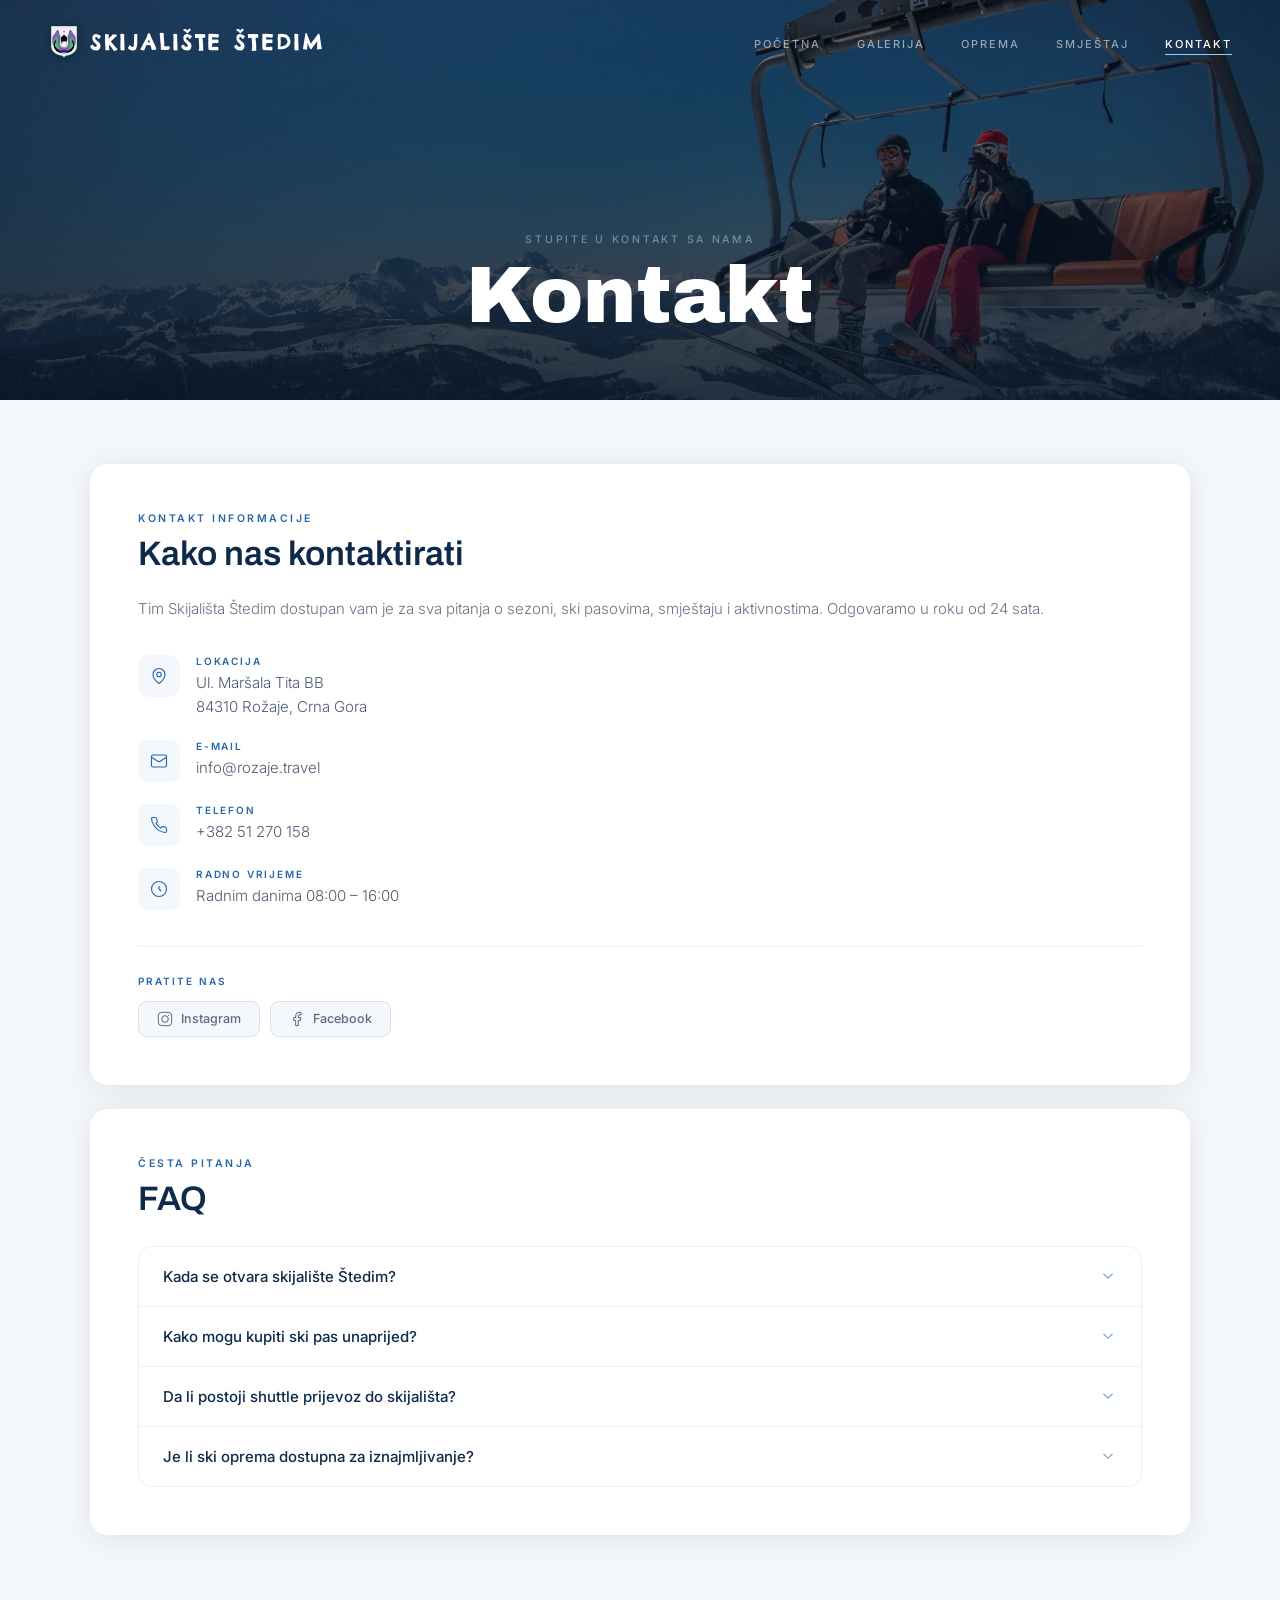
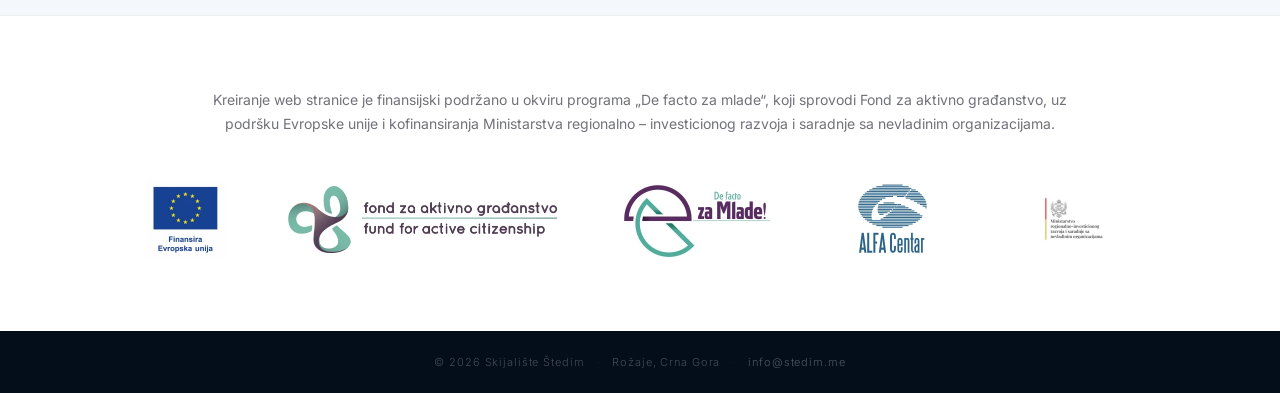
<file: contact.html>
<!doctype html>
<html lang="bs">
  <head>
    <meta charset="UTF-8" />
    <meta name="viewport" content="width=device-width, initial-scale=1.0" />
    <title>Kontakt — Skijalište Štedim</title>
    <link rel="icon" type="image/webp" href="multimedia/rozaje-emblem.webp" />

    <meta
      name="description"
      content="Stupite u kontakt sa Skijalištem Štedim — informacije, lokacija, radno vrijeme i kako do nas u Rožajama."
    />

    <!-- Open Graph / društvene mreže -->
    <meta property="og:type" content="website" />
    <meta property="og:site_name" content="Skijalište Štedim" />
    <meta property="og:locale" content="bs_BA" />
    <meta property="og:title" content="Kontakt — Skijalište Štedim" />
    <meta
      property="og:description"
      content="Informacije, lokacija i radno vrijeme Skijališta Štedim u Rožajama."
    />
    <meta property="og:url" content="https://skijalistestedim.me/contact.html" />
    <meta
      property="og:image"
      content="https://skijalistestedim.me/multimedia/hajla-flip.webp"
    />
    <meta property="og:image:width" content="2978" />
    <meta property="og:image:height" content="1319" />
    <meta
      property="og:image:alt"
      content="Skijaši na Hajli iznad Skijališta Štedim"
    />

    <!-- Twitter -->
    <meta name="twitter:card" content="summary_large_image" />
    <meta name="twitter:title" content="Kontakt — Skijalište Štedim" />
    <meta
      name="twitter:description"
      content="Informacije, lokacija i radno vrijeme Skijališta Štedim u Rožajama."
    />
    <meta
      name="twitter:image"
      content="https://skijalistestedim.me/multimedia/hajla-flip.webp"
    />
    <link rel="stylesheet" href="css/main.css" />
    <link rel="stylesheet" href="css/contact.css" />
    <link rel="preconnect" href="https://fonts.googleapis.com" />
    <link rel="preconnect" href="https://fonts.gstatic.com" crossorigin />
    <link
      href="https://fonts.googleapis.com/css2?family=Chelsea+Market&family=Inter:wght@300;400;500;600&display=swap"
      rel="stylesheet"
    />
    <script src="js/contact.js" defer></script>
  </head>
  <body>

    <nav class="nav">
      <a href="index.html" class="nav-logo">
        <img
          src="multimedia/rozaje-emblem.webp"
          alt="Grb Rožaja"
          class="logo-icon"
        />
        <span class="logo-text">Skijalište Štedim</span>
      </a>
      <ul class="nav-links">
        <li><a href="index.html">Početna</a></li>
        <li><a href="gallery.html">Galerija</a></li>
        <li><a href="equipment.html">Oprema</a></li>
        <li><a href="accommodation.html">Smještaj</a></li>
        <li><a href="contact.html" class="active">Kontakt</a></li>
      </ul>
      <button class="nav-hamburger" id="nav-hamburger" aria-label="Otvori meni" aria-expanded="false">
        <span></span>
        <span></span>
        <span></span>
      </button>
    </nav>

    <div class="mobile-nav-backdrop" id="mobile-nav-backdrop"></div>
    <div class="mobile-nav" id="mobile-nav" aria-hidden="true">
      <ul>
        <li><a href="index.html">Početna</a></li>
        <li><a href="gallery.html">Galerija</a></li>
        <li><a href="equipment.html">Oprema</a></li>
        <li><a href="accommodation.html">Smještaj</a></li>
        <li><a href="contact.html" class="active">Kontakt</a></li>
      </ul>
    </div>

    <!-- PAGE HEADER -->
    <header class="page-header">
      <div class="page-header-content">
        <p class="page-header-eyebrow">Stupite u kontakt sa nama</p>
        <h1 class="page-header-title">Kontakt</h1>
      </div>
    </header>

    <main class="page-main">
      <div class="page-wrap">

        <!-- CONTACT INFO CARD -->
        <div class="card">
            <p class="card-eyebrow">Kontakt informacije</p>
            <h2 class="card-title">Kako nas kontaktirati</h2>
            <p class="card-text">
              Tim Skijališta Štedim dostupan vam je za sva pitanja o sezoni,
              ski pasovima, smještaju i aktivnostima. Odgovaramo u roku od 24 sata.
            </p>

            <ul class="contact-info-list" style="margin-top: 32px;">
              <li class="contact-info-item">
                <div class="contact-info-icon">
                  <svg viewBox="0 0 24 24" fill="none" stroke="currentColor" stroke-width="1.5">
                    <path d="M20 10c0 6-8 12-8 12S4 16 4 10a8 8 0 0 1 16 0Z"/>
                    <circle cx="12" cy="10" r="3"/>
                  </svg>
                </div>
                <div>
                  <p class="contact-info-label">Lokacija</p>
                  <p class="contact-info-value">
                    Ul. Maršala Tita BB<br/>
                    84310 Rožaje, Crna Gora
                  </p>
                </div>
              </li>

              <li class="contact-info-item">
                <div class="contact-info-icon">
                  <svg viewBox="0 0 24 24" fill="none" stroke="currentColor" stroke-width="1.5">
                    <rect x="2" y="4" width="20" height="16" rx="2"/>
                    <path d="m22 7-8.97 5.7a1.94 1.94 0 0 1-2.06 0L2 7"/>
                  </svg>
                </div>
                <div>
                  <p class="contact-info-label">E-mail</p>
                  <p class="contact-info-value">
                    <a href="info@rozaje.travel">info@rozaje.travel</a>
                  </p>
                </div>
              </li>

              <li class="contact-info-item">
                <div class="contact-info-icon">
                  <svg viewBox="0 0 24 24" fill="none" stroke="currentColor" stroke-width="1.5">
                    <path d="M22 16.92v3a2 2 0 0 1-2.18 2 19.79 19.79 0 0 1-8.63-3.07A19.5 19.5 0 0 1 4.99 12a19.79 19.79 0 0 1-3.07-8.67A2 2 0 0 1 3.92 2h3a2 2 0 0 1 2 1.72 12.84 12.84 0 0 0 .7 2.81 2 2 0 0 1-.45 2.11L8.09 9.91a16 16 0 0 0 6 6l1.27-1.27a2 2 0 0 1 2.11-.45 12.84 12.84 0 0 0 2.81.7A2 2 0 0 1 22 16.92Z"/>
                  </svg>
                </div>
                <div>
                  <p class="contact-info-label">Telefon</p>
                  <p class="contact-info-value">
                    <a href="tel:+38251270158">+382 51 270 158</a>
                  </p>
                </div>
              </li>

              <li class="contact-info-item">
                <div class="contact-info-icon">
                  <svg viewBox="0 0 24 24" fill="none" stroke="currentColor" stroke-width="1.5">
                    <circle cx="12" cy="12" r="10"/>
                    <path d="M12 8v4l3 3"/>
                  </svg>
                </div>
                <div>
                  <p class="contact-info-label">Radno vrijeme</p>
                  <p class="contact-info-value">
                    Radnim danima 08:00 – 16:00<br/>
                  </p>
                </div>
              </li>
            </ul>

            <!-- SOCIAL LINKS -->
            <div class="contact-socials">
              <p class="contact-socials-label">Pratite nas</p>
              <div class="contact-socials-row">
                <a href="www.instagram.com/visit_rozaje" target="_blank" rel="noopener noreferrer" class="contact-social-btn" aria-label="Instagram">
                  <svg viewBox="0 0 24 24" fill="none" stroke="currentColor" stroke-width="1.5">
                    <rect x="2" y="2" width="20" height="20" rx="5"/>
                    <circle cx="12" cy="12" r="5"/>
                    <circle cx="17.5" cy="6.5" r="1" fill="currentColor" stroke="none"/>
                  </svg>
                  Instagram
                </a>
                <a href="www.instagram.com/visit_rozaje" target="_blank" rel="noopener noreferrer" class="contact-social-btn" aria-label="Facebook">
                  <svg viewBox="0 0 24 24" fill="none" stroke="currentColor" stroke-width="1.5">
                    <path d="M18 2h-3a5 5 0 0 0-5 5v3H7v4h3v8h4v-8h3l1-4h-4V7a1 1 0 0 1 1-1h3z"/>
                  </svg>
                  Facebook
                </a>
              </div>
            </div>
        </div>

        <!-- FAQ SECTION -->
        <div class="card" style="margin-top: 24px;">
          <p class="card-eyebrow">Česta pitanja</p>
          <h2 class="card-title">FAQ</h2>
          <div class="faq-list">
            <div class="faq-item">
              <button class="faq-btn" aria-expanded="false">
                <span>Kada se otvara skijalište Štedim?</span>
                <svg class="faq-chevron" viewBox="0 0 24 24" fill="none" stroke="currentColor" stroke-width="1.5">
                  <path d="M6 9l6 6 6-6"/>
                </svg>
              </button>
              <div class="faq-answer">
                <p>
                  Skijalište Štedim planira otvaranje u decembru 2026. Tačan datum
                  otvaranja biće objavljen na ovoj stranici i društvenim mrežama.
                  Pretplatite se na naš newsletter kako biste dobili obavještenje prvi.
                </p>
              </div>
            </div>

            <div class="faq-item">
              <button class="faq-btn" aria-expanded="false">
                <span>Kako mogu kupiti ski pas unaprijed?</span>
                <svg class="faq-chevron" viewBox="0 0 24 24" fill="none" stroke="currentColor" stroke-width="1.5">
                  <path d="M6 9l6 6 6-6"/>
                </svg>
              </button>
              <div class="faq-answer">
                <p>
                  Online prodaja ski pasova biće dostupna pri otvaranju sezone.
                  Za sada nas kontaktirajte putem e-maila kako biste se prijavili
                  za rani pristup i posebne popuste za prve posjetioce.
                </p>
              </div>
            </div>

            <div class="faq-item">
              <button class="faq-btn" aria-expanded="false">
                <span>Da li postoji shuttle prijevoz do skijališta?</span>
                <svg class="faq-chevron" viewBox="0 0 24 24" fill="none" stroke="currentColor" stroke-width="1.5">
                  <path d="M6 9l6 6 6-6"/>
                </svg>
              </button>
              <div class="faq-answer">
                <p>
                  Da, svi preporučeni hoteli u Rožajama organizuju dnevni shuttle
                  prijevoz do skijališta i nazad. Raspored saobraćanja biće
                  dostupan pri otvaranju sezone.
                </p>
              </div>
            </div>

            <div class="faq-item">
              <button class="faq-btn" aria-expanded="false">
                <span>Je li ski oprema dostupna za iznajmljivanje?</span>
                <svg class="faq-chevron" viewBox="0 0 24 24" fill="none" stroke="currentColor" stroke-width="1.5">
                  <path d="M6 9l6 6 6-6"/>
                </svg>
              </button>
              <div class="faq-answer">
                <p>
                  Na skijalištu će biti dostupan servis za iznajmljivanje skija,
                  snowboarda, štapova i kaciga za sve uzraste. Više informacija
                  o cijenama iznajmljivanja možete pronaći na stranici
                  <a href="equipment.html">Oprema</a>.
                </p>
              </div>
            </div>
          </div>
        </div>

      </div>
    </main>

    <!-- SPONZORI / DONATORI -->
    <section class="sponsors">
      <p class="sponsors-text">
        Kreiranje web stranice je finansijski podržano u okviru programa
        „De facto za mlade“, koji sprovodi Fond za aktivno građanstvo, uz
        podršku Evropske unije i kofinansiranja Ministarstva regionalno –
        investicionog razvoja i saradnje sa nevladinim organizacijama.
      </p>
      <div class="sponsors-logos">
        <img src="multimedia/sponsors/sponsor1.webp" alt="Finansira Evropska unija" />
        <img src="multimedia/sponsors/sponsor2.webp" alt="Fond za aktivno građanstvo — Fund for Active Citizenship" />
        <img src="multimedia/sponsors/sponsor3.webp" alt="De facto za Mlade!" />
        <img src="multimedia/sponsors/sponsor4.webp" alt="ALFA Centar" />
        <img src="multimedia/sponsors/sponsor5.webp" alt="Ministarstvo regionalno-investicionog razvoja i saradnje sa nevladinim organizacijama" />
      </div>
    </section>

    <footer class="footer">
      <span>© 2026 Skijalište Štedim</span>
      <span class="dot">·</span>
      <span>Rožaje, Crna Gora</span>
      <span class="dot">·</span>
      <a href="mailto:info@stedim.me" class="footer-link">info@stedim.me</a>
    </footer>
  </body>
</html>
</file>
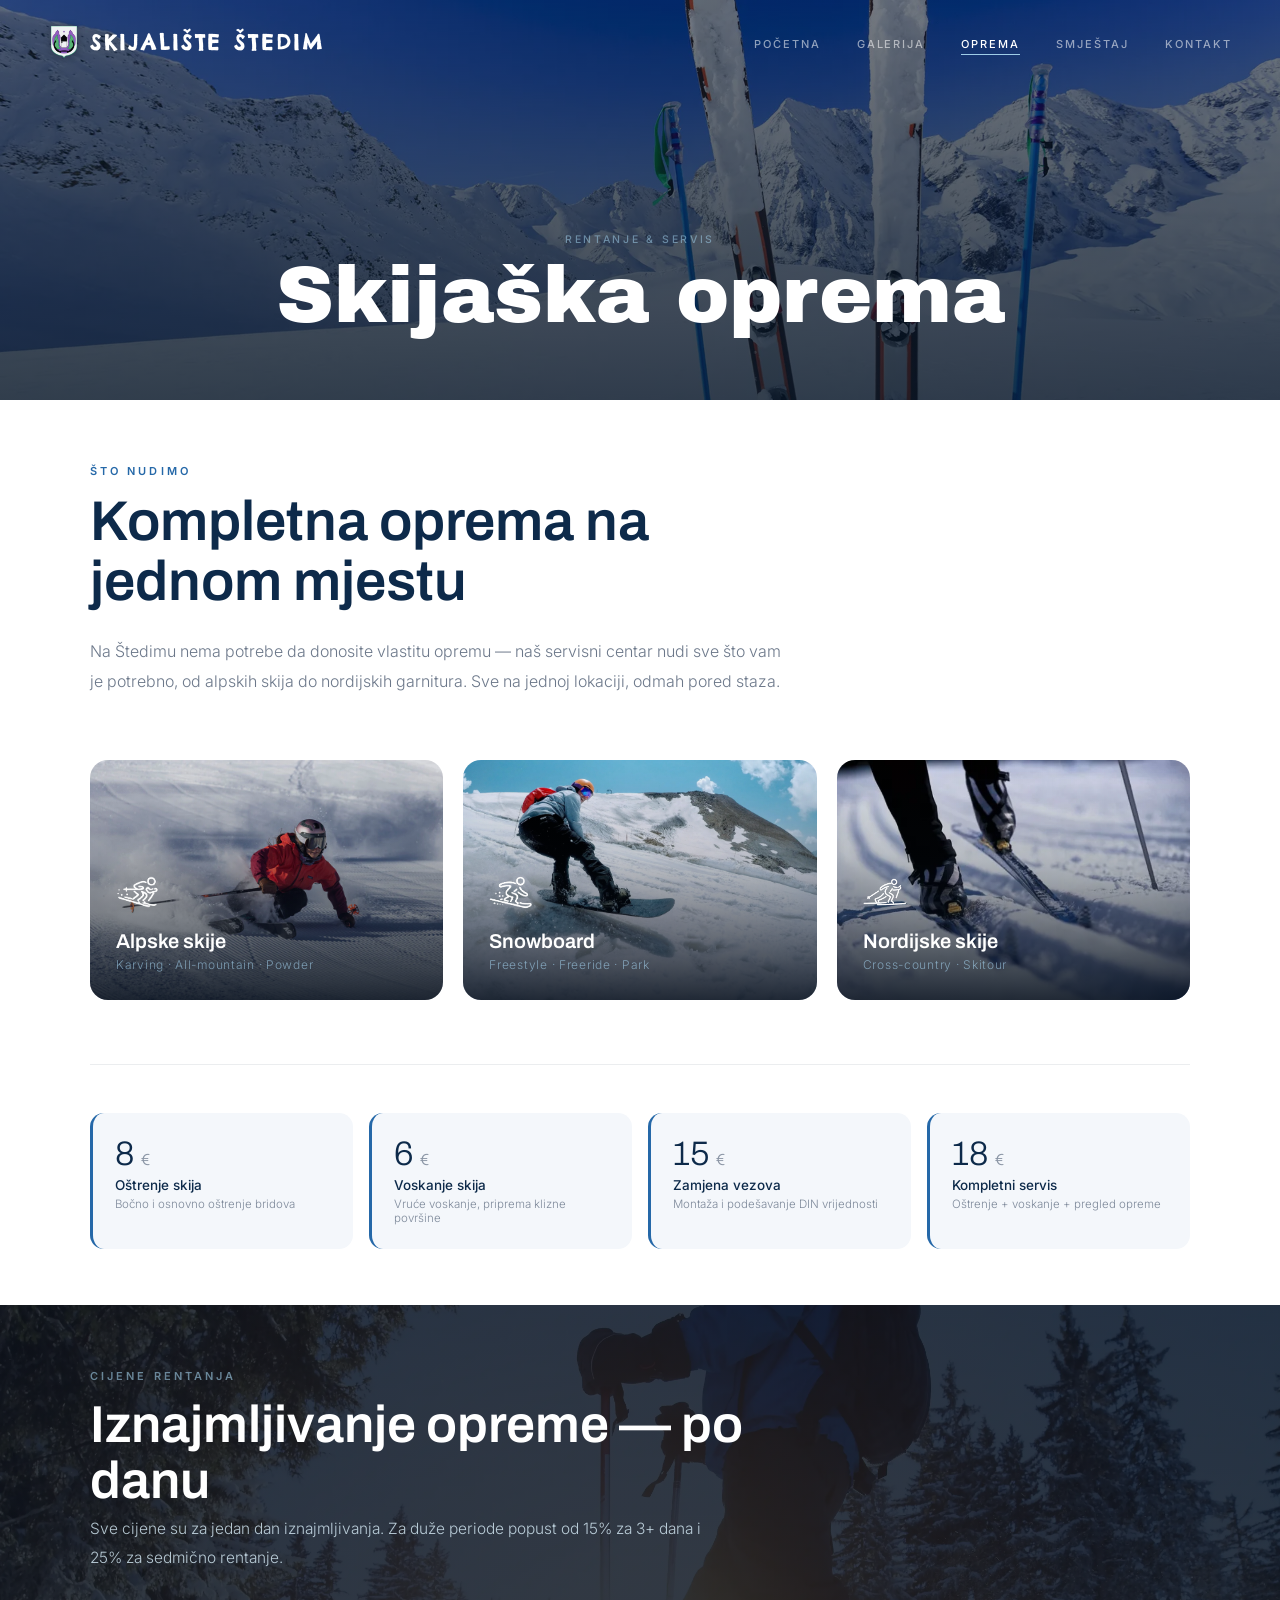
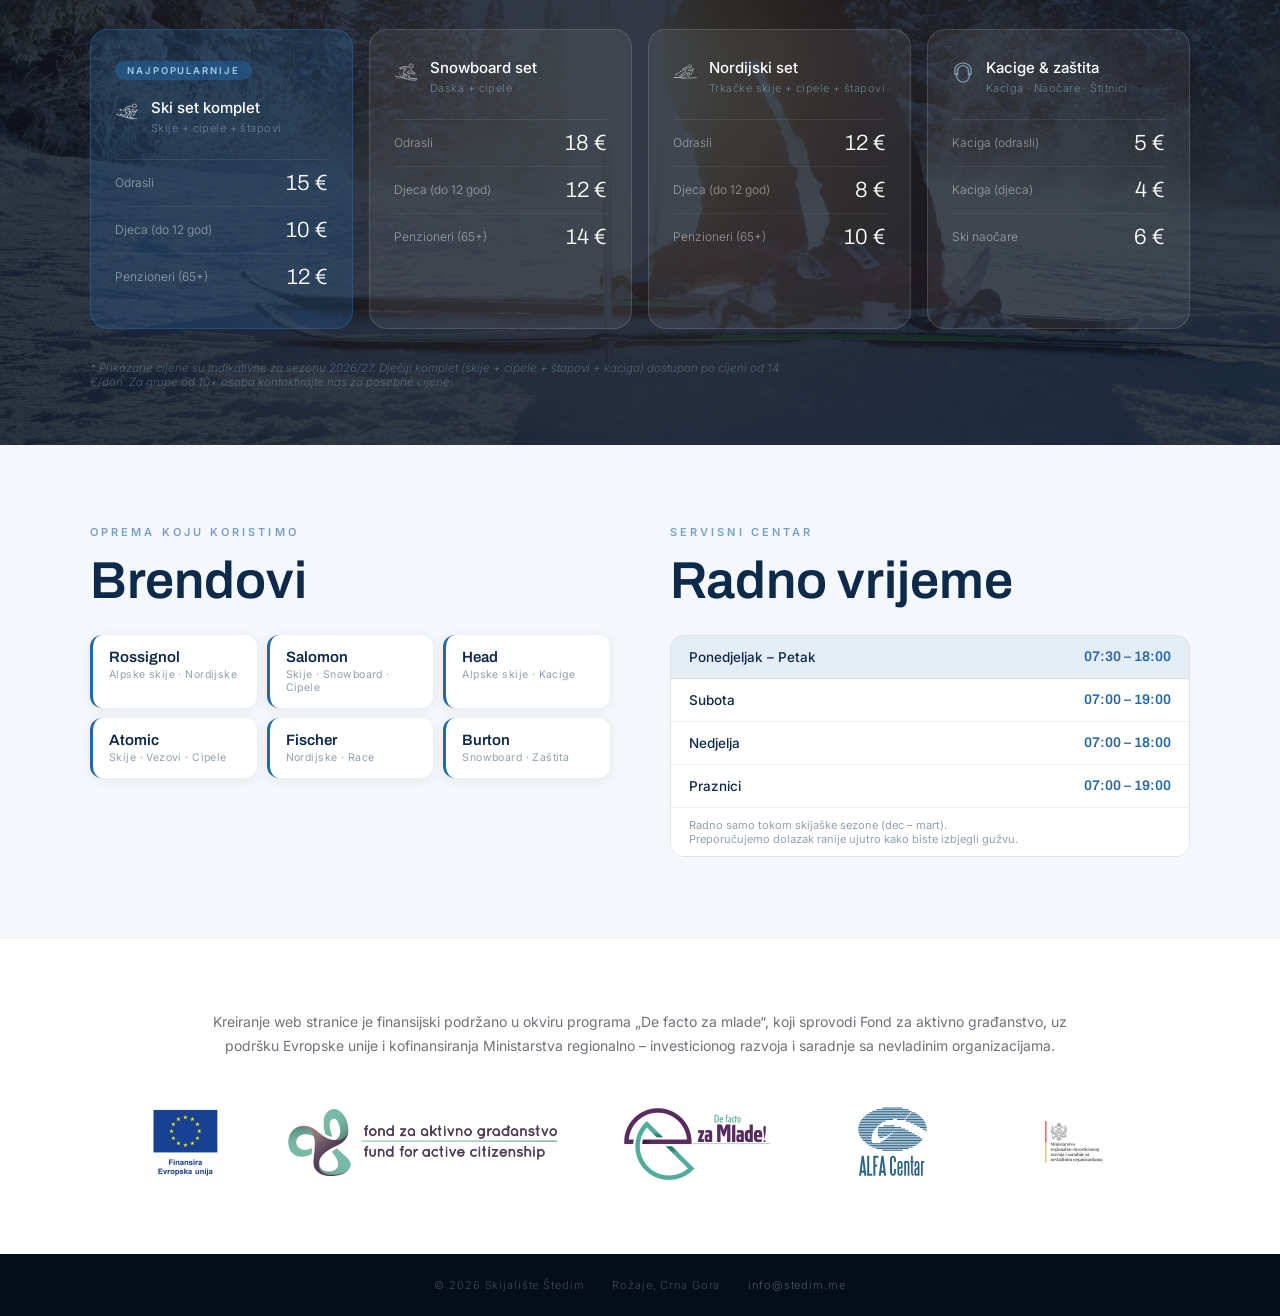
<file: equipment.html>
<!doctype html>
<html lang="bs">
  <head>
    <meta charset="UTF-8" />
    <meta name="viewport" content="width=device-width, initial-scale=1.0" />
    <title>Oprema — Skijalište Štedim</title>
    <link rel="icon" type="image/webp" href="multimedia/rozaje-emblem.webp" />

    <meta
      name="description"
      content="Rentanje i servis skijaške opreme na Skijalištu Štedim — skije, daske, pancerice i sve što vam treba za dan na snijegu."
    />

    <!-- Open Graph / društvene mreže -->
    <meta property="og:type" content="website" />
    <meta property="og:site_name" content="Skijalište Štedim" />
    <meta property="og:locale" content="bs_BA" />
    <meta property="og:title" content="Oprema — Skijalište Štedim" />
    <meta
      property="og:description"
      content="Rentanje i servis skijaške opreme — sve što vam treba za dan na snijegu."
    />
    <meta property="og:url" content="https://skijalistestedim.me/equipment.html" />
    <meta
      property="og:image"
      content="https://skijalistestedim.me/multimedia/hajla-flip.webp"
    />
    <meta property="og:image:width" content="2978" />
    <meta property="og:image:height" content="1319" />
    <meta
      property="og:image:alt"
      content="Skijaši na Hajli iznad Skijališta Štedim"
    />

    <!-- Twitter -->
    <meta name="twitter:card" content="summary_large_image" />
    <meta name="twitter:title" content="Oprema — Skijalište Štedim" />
    <meta
      name="twitter:description"
      content="Rentanje i servis skijaške opreme — sve što vam treba za dan na snijegu."
    />
    <meta
      name="twitter:image"
      content="https://skijalistestedim.me/multimedia/hajla-flip.webp"
    />
    <link rel="stylesheet" href="css/main.css" />
    <link rel="stylesheet" href="css/equipment.css" />
    <link rel="preconnect" href="https://fonts.googleapis.com" />
    <link rel="preconnect" href="https://fonts.gstatic.com" crossorigin />
    <link
      href="https://fonts.googleapis.com/css2?family=Chelsea+Market&family=Inter:wght@300;400;500;600&display=swap"
      rel="stylesheet"
    />
  </head>

  <body>
    <canvas id="snow"></canvas>

    <nav class="nav">
      <a href="index.html" class="nav-logo">
        <img
          src="multimedia/rozaje-emblem.webp"
          alt="Grb Rožaja"
          class="logo-icon"
        />
        <span class="logo-text">Skijalište Štedim</span>
      </a>
      <ul class="nav-links">
        <li><a href="index.html">Početna</a></li>
        <li><a href="gallery.html">Galerija</a></li>
        <li><a href="equipment.html" class="active">Oprema</a></li>
        <li><a href="accommodation.html">Smještaj</a></li>
        <li><a href="contact.html">Kontakt</a></li>
      </ul>
      <button
        class="nav-hamburger"
        id="nav-hamburger"
        aria-label="Otvori meni"
        aria-expanded="false"
      >
        <span></span>
        <span></span>
        <span></span>
      </button>
    </nav>

    <div class="mobile-nav-backdrop" id="mobile-nav-backdrop"></div>
    <div class="mobile-nav" id="mobile-nav" aria-hidden="true">
      <ul>
        <li><a href="index.html">Početna</a></li>
        <li><a href="gallery.html">Galerija</a></li>
        <li><a href="equipment.html" class="active">Oprema</a></li>
        <li><a href="accommodation.html">Smještaj</a></li>
        <li><a href="contact.html">Kontakt</a></li>
      </ul>
    </div>

    <!-- PAGE HEADER -->
    <header
      class="page-header"
      style="
        background:
          linear-gradient(
            to bottom,
            rgba(4, 13, 26, 0.55) 0%,
            rgba(7, 21, 38, 0.82) 100%
          ),
          url(&quot;multimedia/equipment/equipment.webp&quot;) center 30% /
            cover no-repeat;
      "
    >
      <div class="page-header-content">
        <p class="page-header-eyebrow">Rentanje &amp; Servis</p>
        <h1 class="page-header-title">Skijaška oprema</h1>
      </div>
    </header>

    <main>
      <!-- EQUIPMENT CATEGORIES -->
      <section class="info-section">
        <div class="info-inner">
          <p class="info-eyebrow">Što nudimo</p>
          <h2 class="info-title">Kompletna oprema na jednom mjestu</h2>
          <p class="info-lead">
            Na Štedimu nema potrebe da donosite vlastitu opremu — naš servisni
            centar nudi sve što vam je potrebno, od alpskih skija do nordijskih
            garnitura. Sve na jednoj lokaciji, odmah pored staza.
          </p>

          <div class="equip-grid">
            <div
              class="equip-card"
              style="
                background-image: url(&quot;multimedia/equipment/alpine-skis.webp&quot;);
              "
            >
              <div class="equip-card-body">
                <img
                  src="multimedia/activity-icons/alpine-skiing.webp"
                  alt="Skije"
                  class="equip-icon"
                />
                <h3 class="equip-name">Alpske skije</h3>
                <p class="equip-sub">Karving · All-mountain · Powder</p>
              </div>
            </div>
            <div
              class="equip-card"
              style="
                background-image: url(&quot;multimedia/equipment/snowboard.webp&quot;);
              "
            >
              <div class="equip-card-body">
                <img
                  src="multimedia/activity-icons/snowboard.webp"
                  alt="Snowboard"
                  class="equip-icon"
                />
                <h3 class="equip-name">Snowboard</h3>
                <p class="equip-sub">Freestyle · Freeride · Park</p>
              </div>
            </div>
            <div
              class="equip-card"
              style="
                background-image: url(&quot;multimedia/equipment/nordic-skis.webp&quot;);
              "
            >
              <div class="equip-card-body">
                <img
                  src="multimedia/activity-icons/nordic-skiing.webp"
                  alt="Nordijsko"
                  class="equip-icon"
                />
                <h3 class="equip-name">Nordijske skije</h3>
                <p class="equip-sub">Cross-country · Skitour</p>
              </div>
            </div>
          </div>

          <!-- SERVICE PRICES -->
          <div class="servis-grid">
            <div class="servis-card">
              <p class="servis-price">8 <span>€</span></p>
              <p class="servis-name">Oštrenje skija</p>
              <p class="servis-desc">Bočno i osnovno oštrenje bridova</p>
            </div>
            <div class="servis-card">
              <p class="servis-price">6 <span>€</span></p>
              <p class="servis-name">Voskanje skija</p>
              <p class="servis-desc">
                Vruće voskanje, priprema klizne površine
              </p>
            </div>
            <div class="servis-card">
              <p class="servis-price">15 <span>€</span></p>
              <p class="servis-name">Zamjena vezova</p>
              <p class="servis-desc">Montaža i podešavanje DIN vrijednosti</p>
            </div>
            <div class="servis-card">
              <p class="servis-price">18 <span>€</span></p>
              <p class="servis-name">Kompletni servis</p>
              <p class="servis-desc">Oštrenje + voskanje + pregled opreme</p>
            </div>
          </div>
        </div>
      </section>

      <!-- RENTAL PRICING -->
      <section
        class="prices-section"
        style="
          background:
            linear-gradient(rgba(4, 13, 26, 0.82), rgba(4, 13, 26, 0.82)),
            url(&quot;multimedia/accommodation/equipment-background.webp&quot;)
              center / cover no-repeat;
        "
      >
        <div class="section-inner">
          <p class="eyebrow-light">Cijene rentanja</p>
          <h2 class="section-title-light">Iznajmljivanje opreme — po danu</h2>
          <p class="section-lead-light">
            Sve cijene su za jedan dan iznajmljivanja. Za duže periode popust od
            15% za 3+ dana i 25% za sedmično rentanje.
          </p>

          <div class="prices-grid">
            <!-- Ski set -->
            <div class="price-card price-card--featured">
              <p class="price-featured-label">Najpopularnije</p>
              <div class="price-card-head">
                <img
                  src="multimedia/activity-icons/alpine-skiing.webp"
                  alt="Ski set"
                  style="
                    width: 24px;
                    height: 24px;
                    object-fit: contain;
                    opacity: 0.75;
                    flex-shrink: 0;
                    margin-top: 2px;
                  "
                />
                <div>
                  <p class="price-period">Ski set komplet</p>
                  <p class="price-desc-sm">Skije + cipele + štapovi</p>
                </div>
              </div>
              <div class="price-rows">
                <div class="price-row">
                  <span class="price-cat">Odrasli</span>
                  <span class="price-val">15 €</span>
                </div>
                <div class="price-row">
                  <span class="price-cat">Djeca (do 12 god)</span>
                  <span class="price-val">10 €</span>
                </div>
                <div class="price-row">
                  <span class="price-cat">Penzioneri (65+)</span>
                  <span class="price-val">12 €</span>
                </div>
              </div>
            </div>

            <!-- Snowboard set -->
            <div class="price-card">
              <div class="price-card-head">
                <img
                  src="multimedia/activity-icons/snowboard.webp"
                  alt="Snowboard"
                  style="
                    width: 24px;
                    height: 24px;
                    object-fit: contain;
                    opacity: 0.65;
                    flex-shrink: 0;
                    margin-top: 2px;
                  "
                />
                <div>
                  <p class="price-period">Snowboard set</p>
                  <p class="price-desc-sm">Daska + cipele</p>
                </div>
              </div>
              <div class="price-rows">
                <div class="price-row">
                  <span class="price-cat">Odrasli</span>
                  <span class="price-val">18 €</span>
                </div>
                <div class="price-row">
                  <span class="price-cat">Djeca (do 12 god)</span>
                  <span class="price-val">12 €</span>
                </div>
                <div class="price-row">
                  <span class="price-cat">Penzioneri (65+)</span>
                  <span class="price-val">14 €</span>
                </div>
              </div>
            </div>

            <!-- Nordijski set -->
            <div class="price-card">
              <div class="price-card-head">
                <img
                  src="multimedia/activity-icons/nordic-skiing.webp"
                  alt="Nordijsko"
                  style="
                    width: 24px;
                    height: 24px;
                    object-fit: contain;
                    opacity: 0.65;
                    flex-shrink: 0;
                    margin-top: 2px;
                  "
                />
                <div>
                  <p class="price-period">Nordijski set</p>
                  <p class="price-desc-sm">Trkačke skije + cipele + štapovi</p>
                </div>
              </div>
              <div class="price-rows">
                <div class="price-row">
                  <span class="price-cat">Odrasli</span>
                  <span class="price-val">12 €</span>
                </div>
                <div class="price-row">
                  <span class="price-cat">Djeca (do 12 god)</span>
                  <span class="price-val">8 €</span>
                </div>
                <div class="price-row">
                  <span class="price-cat">Penzioneri (65+)</span>
                  <span class="price-val">10 €</span>
                </div>
              </div>
            </div>

            <!-- Kacige & zaštita -->
            <div class="price-card">
              <div class="price-card-head">
                <svg
                  class="price-icon"
                  viewBox="0 0 24 24"
                  fill="none"
                  stroke="currentColor"
                  stroke-width="1.5"
                >
                  <path
                    d="M12 2C7.03 2 3 6.03 3 11v2a2 2 0 0 0 2 2h1v-4a6 6 0 0 1 12 0v4h1a2 2 0 0 0 2-2v-2c0-4.97-4.03-9-9-9Z"
                  />
                  <path d="M5 13v3a7 7 0 0 0 14 0v-3" />
                </svg>
                <div>
                  <p class="price-period">Kacige &amp; zaštita</p>
                  <p class="price-desc-sm">Kaciga · Naočare · Štitnici</p>
                </div>
              </div>
              <div class="price-rows">
                <div class="price-row">
                  <span class="price-cat">Kaciga (odrasli)</span>
                  <span class="price-val">5 €</span>
                </div>
                <div class="price-row">
                  <span class="price-cat">Kaciga (djeca)</span>
                  <span class="price-val">4 €</span>
                </div>
                <div class="price-row">
                  <span class="price-cat">Ski naočare</span>
                  <span class="price-val">6 €</span>
                </div>
              </div>
            </div>
          </div>

          <p class="prices-note">
            * Prikazane cijene su indikativne za sezonu 2026/27. Dječiji komplet
            (skije + cipele + štapovi + kaciga) dostupan po cijeni od 14 €/dan.
            Za grupe od 10+ osoba kontaktirajte nas za posebne cijene.
          </p>
        </div>
      </section>

      <!-- BRENDOVI I RADNO VRIJEME -->
      <section class="brands-section">
        <div class="section-inner">
          <div class="brands-layout">
            <div class="brands-col">
              <p class="eyebrow-light">Oprema koju koristimo</p>
              <h2 class="section-title-light">Brendovi</h2>
              <div class="brand-grid">
                <div class="brand-card">
                  <span class="brand-name">Rossignol</span>
                  <span class="brand-type">Alpske skije · Nordijske</span>
                </div>
                <div class="brand-card">
                  <span class="brand-name">Salomon</span>
                  <span class="brand-type">Skije · Snowboard · Cipele</span>
                </div>
                <div class="brand-card">
                  <span class="brand-name">Head</span>
                  <span class="brand-type">Alpske skije · Kacige</span>
                </div>
                <div class="brand-card">
                  <span class="brand-name">Atomic</span>
                  <span class="brand-type">Skije · Vezovi · Cipele</span>
                </div>
                <div class="brand-card">
                  <span class="brand-name">Fischer</span>
                  <span class="brand-type">Nordijske · Race</span>
                </div>
                <div class="brand-card">
                  <span class="brand-name">Burton</span>
                  <span class="brand-type">Snowboard · Zaštita</span>
                </div>
              </div>
            </div>

            <div class="brands-col">
              <p class="eyebrow-light">Servisni centar</p>
              <h2 class="section-title-light">Radno vrijeme</h2>
              <div class="hours-table">
                <div class="hours-row hours-row--highlight">
                  <span class="hours-day">Ponedjeljak – Petak</span>
                  <span class="hours-time">07:30 – 18:00</span>
                </div>
                <div class="hours-row">
                  <span class="hours-day">Subota</span>
                  <span class="hours-time">07:00 – 19:00</span>
                </div>
                <div class="hours-row">
                  <span class="hours-day">Nedjelja</span>
                  <span class="hours-time">07:00 – 18:00</span>
                </div>
                <div class="hours-row">
                  <span class="hours-day">Praznici</span>
                  <span class="hours-time">07:00 – 19:00</span>
                </div>
                <p class="hours-note">
                  <span>Radno samo tokom skijaške sezone (dec – mart).</span>
                  Preporučujemo dolazak ranije ujutro kako biste izbjegli gužvu.
                </p>
              </div>
            </div>
          </div>
        </div>
      </section>
    </main>

    <!-- SPONZORI / DONATORI -->
    <section class="sponsors">
      <p class="sponsors-text">
        Kreiranje web stranice je finansijski podržano u okviru programa
        „De facto za mlade“, koji sprovodi Fond za aktivno građanstvo, uz
        podršku Evropske unije i kofinansiranja Ministarstva regionalno –
        investicionog razvoja i saradnje sa nevladinim organizacijama.
      </p>
      <div class="sponsors-logos">
        <img src="multimedia/sponsors/sponsor1.webp" alt="Finansira Evropska unija" />
        <img src="multimedia/sponsors/sponsor2.webp" alt="Fond za aktivno građanstvo — Fund for Active Citizenship" />
        <img src="multimedia/sponsors/sponsor3.webp" alt="De facto za Mlade!" />
        <img src="multimedia/sponsors/sponsor4.webp" alt="ALFA Centar" />
        <img src="multimedia/sponsors/sponsor5.webp" alt="Ministarstvo regionalno-investicionog razvoja i saradnje sa nevladinim organizacijama" />
      </div>
    </section>

    <footer class="footer">
      <span>© 2026 Skijalište Štedim</span>
      <span class="dot">·</span>
      <span>Rožaje, Crna Gora</span>
      <span class="dot">·</span>
      <a href="mailto:info@stedim.me" class="footer-link">info@stedim.me</a>
    </footer>

    <script src="js/equipment.js" defer></script>
  </body>
</html>
</file>
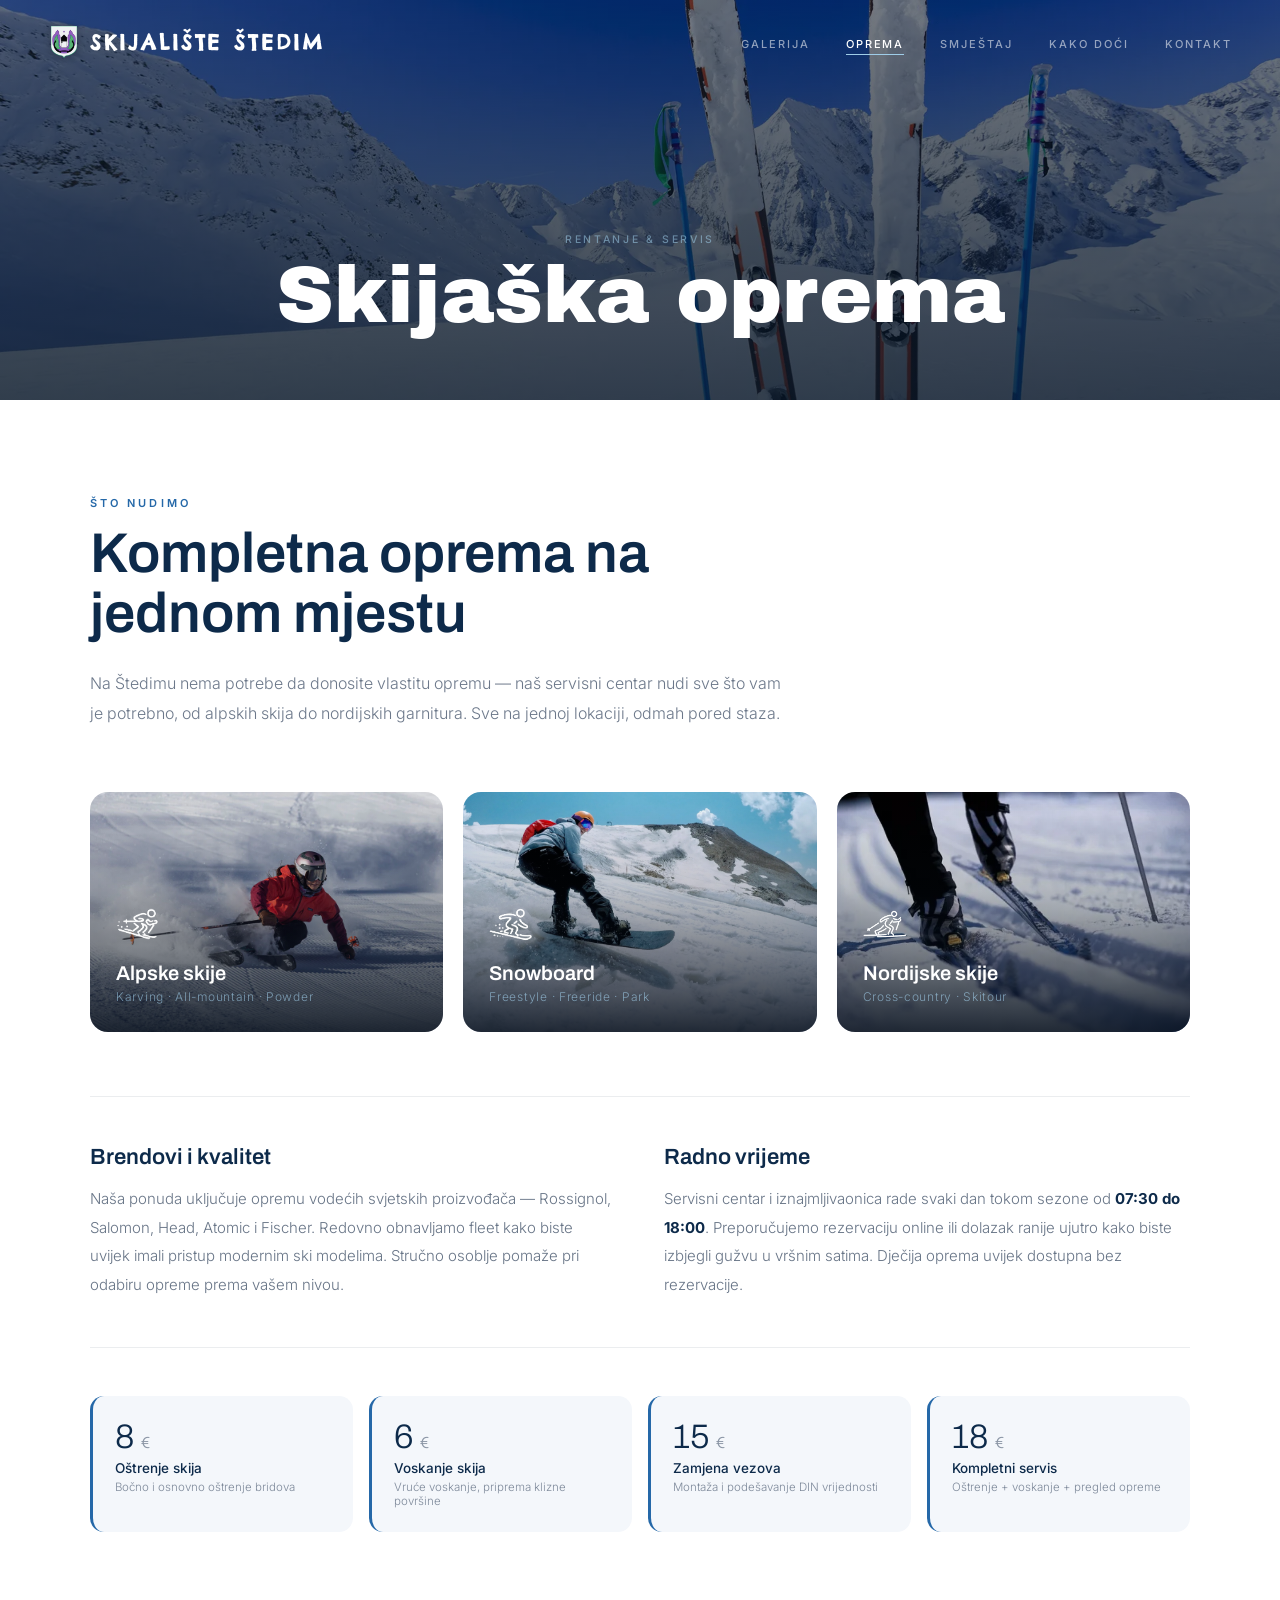
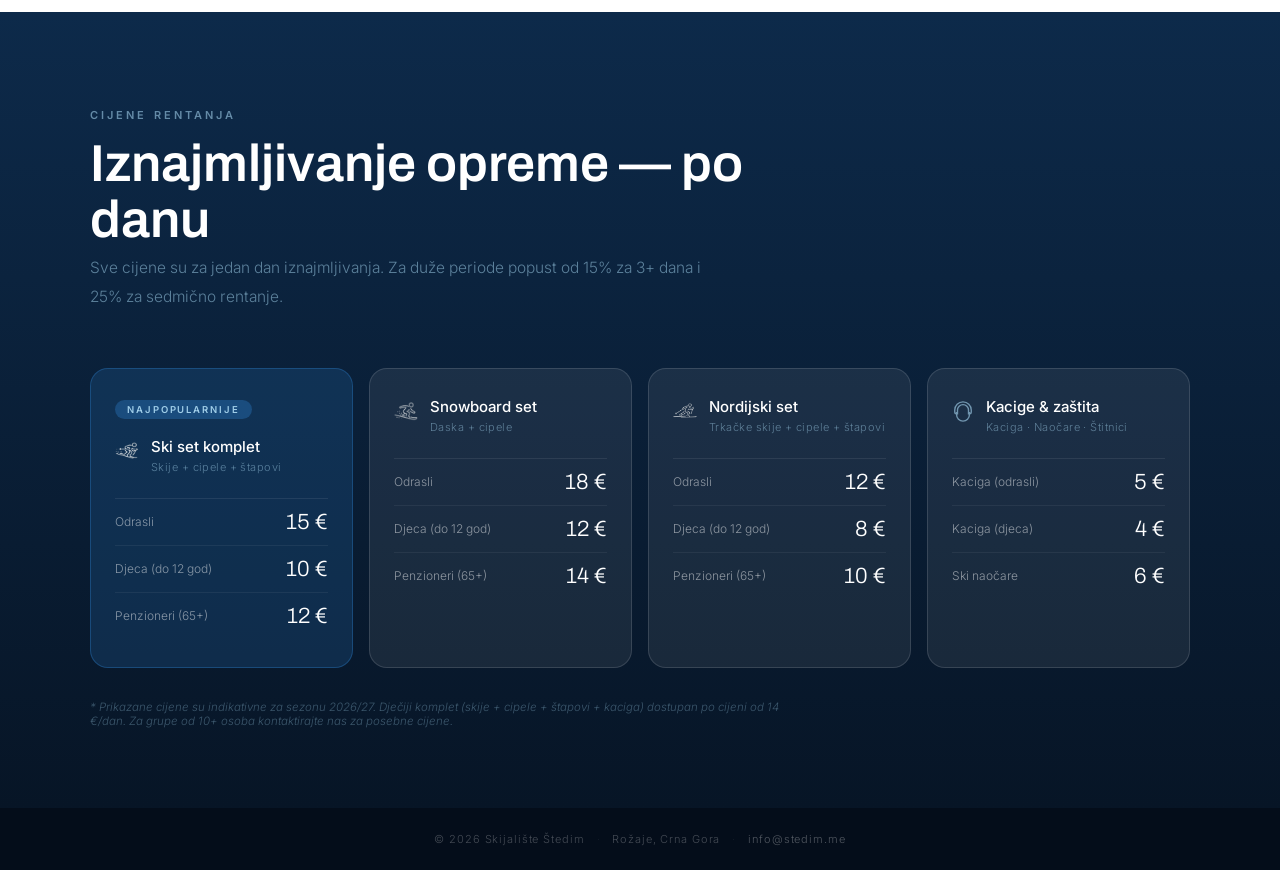
<file: oprema copy.html>
<!doctype html>
<html lang="bs">
  <head>
    <meta charset="UTF-8" />
    <meta name="viewport" content="width=device-width, initial-scale=1.0" />
    <title>Oprema — Skijalište Štedim</title>
    <link rel="stylesheet" href="style.css" />
    <link rel="preconnect" href="https://fonts.googleapis.com" />
    <link rel="preconnect" href="https://fonts.gstatic.com" crossorigin />
    <link
      href="https://fonts.googleapis.com/css2?family=Chelsea+Market&family=Inter:wght@300;400;500;600&display=swap"
      rel="stylesheet"
    />
    <style>
      .equip-grid {
        display: grid;
        grid-template-columns: repeat(3, 1fr);
        gap: 20px;
        margin-bottom: 64px;
      }
      .equip-card {
        border-radius: var(--radius);
        overflow: hidden;
        position: relative;
        min-height: 240px;
        display: flex;
        flex-direction: column;
        justify-content: flex-end;
        background-size: cover;
        background-position: center;
      }
      .equip-card::before {
        content: "";
        position: absolute;
        inset: 0;
        background: linear-gradient(
          to top,
          rgba(4, 13, 26, 0.88) 0%,
          rgba(4, 13, 26, 0.22) 60%,
          transparent 100%
        );
      }
      .equip-card-body {
        position: relative;
        z-index: 1;
        padding: 28px 26px;
      }
      .equip-icon {
        width: 44px;
        height: 44px;
        object-fit: contain;
        margin-bottom: 12px;
        filter: brightness(1.2);
      }
      .equip-name {
        font-family: "Archivo", sans-serif;
        font-size: 20px;
        font-weight: 600;
        color: var(--white);
        margin-bottom: 5px;
      }
      .equip-sub {
        font-size: 12px;
        font-weight: 300;
        color: rgba(159, 205, 232, 0.65);
        letter-spacing: 0.06em;
      }

      .servis-grid {
        display: grid;
        grid-template-columns: repeat(4, 1fr);
        gap: 16px;
        margin-top: 48px;
        padding-top: 48px;
        border-top: 1px solid rgba(10, 30, 60, 0.08);
      }
      .servis-card {
        background: var(--offwhite);
        border-radius: 14px;
        padding: 24px 22px;
        border-left: 3px solid var(--sky);
      }
      .servis-price {
        font-family: "Archivo", sans-serif;
        font-size: 34px;
        font-weight: 300;
        color: var(--blue);
        line-height: 1;
        margin-bottom: 6px;
      }
      .servis-price span {
        font-size: 16px;
        color: rgba(10, 30, 60, 0.45);
      }
      .servis-name {
        font-size: 13.5px;
        font-weight: 500;
        color: var(--blue);
        margin-bottom: 4px;
      }
      .servis-desc {
        font-size: 11.5px;
        font-weight: 300;
        color: rgba(10, 30, 60, 0.5);
      }

      @media (max-width: 960px) {
        .equip-grid { grid-template-columns: repeat(2, 1fr); }
        .servis-grid { grid-template-columns: repeat(2, 1fr); }
      }
      @media (max-width: 600px) {
        .equip-grid { grid-template-columns: 1fr; }
        .servis-grid { grid-template-columns: 1fr 1fr; }
      }
    </style>
  </head>
  <body>
    <canvas id="snow"></canvas>

    <nav class="nav">
      <a href="index.html" class="nav-logo">
        <img
          src="multimedija/Rozaje-grb.webp"
          alt="Grb Rožaja"
          class="logo-icon"
        />
        <span class="logo-text">Skijalište Štedim</span>
      </a>
      <ul class="nav-links">
        <li><a href="galerija.html">Galerija</a></li>
        <li><a href="oprema.html" class="active">Oprema</a></li>
        <li><a href="smjestaj.html">Smještaj</a></li>
        <li><a href="kako-doci.html">Kako doći</a></li>
        <li><a href="kontakt.html">Kontakt</a></li>
      </ul>
    </nav>

    <!-- PAGE HEADER -->
    <header
      class="page-header"
      style="
        height: 400px;
        background:
          linear-gradient(to bottom, rgba(4,13,26,0.55) 0%, rgba(7,21,38,0.82) 100%),
          url('multimedija/oprema/oprema.webp') center 30% / cover no-repeat;
      "
    >
      <div class="page-header-content">
        <p class="page-header-eyebrow">Rentanje &amp; Servis</p>
        <h1 class="page-header-title">Skijaška oprema</h1>
      </div>
    </header>

    <!-- EQUIPMENT CATEGORIES -->
    <section class="info-section">
      <div class="info-inner">
        <p class="info-eyebrow">Što nudimo</p>
        <h2 class="info-title">Kompletna oprema na jednom mjestu</h2>
        <p class="info-lead">
          Na Štedimu nema potrebe da donosite vlastitu opremu — naš servisni
          centar nudi sve što vam je potrebno, od alpskih skija do nordijskih
          garnitura. Sve na jednoj lokaciji, odmah pored staza.
        </p>

        <div class="equip-grid">
          <div class="equip-card" style="background-image: url('multimedija/oprema/alpinskeSkije.webp');">
            <div class="equip-card-body">
              <img
                src="multimedija/ikoniceZaAktivnosti/alpinskoskijanje.webp"
                alt="Skije"
                class="equip-icon"
              />
              <h3 class="equip-name">Alpske skije</h3>
              <p class="equip-sub">Karving · All-mountain · Powder</p>
            </div>
          </div>
          <div class="equip-card" style="background-image: url('multimedija/oprema/snowboard.webp');">
            <div class="equip-card-body">
              <img
                src="multimedija/ikoniceZaAktivnosti/snowboard.webp"
                alt="Snowboard"
                class="equip-icon"
              />
              <h3 class="equip-name">Snowboard</h3>
              <p class="equip-sub">Freestyle · Freeride · Park</p>
            </div>
          </div>
          <div class="equip-card" style="background-image: url('multimedija/oprema/nordijskeSkije.webp');">
            <div class="equip-card-body">
              <img
                src="multimedija/ikoniceZaAktivnosti/nordijskoskijanje.webp"
                alt="Nordijsko"
                class="equip-icon"
              />
              <h3 class="equip-name">Nordijske skije</h3>
              <p class="equip-sub">Cross-country · Skitour</p>
            </div>
          </div>
        </div>

        <div class="info-body">
          <div class="info-col">
            <h3 class="info-col-title">Brendovi i kvalitet</h3>
            <p>
              Naša ponuda uključuje opremu vodećih svjetskih proizvođača —
              Rossignol, Salomon, Head, Atomic i Fischer. Redovno obnavljamo
              fleet kako biste uvijek imali pristup modernim ski modelima.
              Stručno osoblje pomaže pri odabiru opreme prema vašem nivou.
            </p>
          </div>
          <div class="info-col">
            <h3 class="info-col-title">Radno vrijeme</h3>
            <p>
              Servisni centar i iznajmljivaonica rade svaki dan tokom sezone
              od <strong style="color: var(--blue);">07:30 do 18:00</strong>.
              Preporučujemo rezervaciju online ili dolazak ranije ujutro kako
              biste izbjegli gužvu u vršnim satima. Dječija oprema uvijek
              dostupna bez rezervacije.
            </p>
          </div>
        </div>

        <!-- SERVICE PRICES -->
        <div class="servis-grid">
          <div class="servis-card">
            <p class="servis-price">8 <span>€</span></p>
            <p class="servis-name">Oštrenje skija</p>
            <p class="servis-desc">Bočno i osnovno oštrenje bridova</p>
          </div>
          <div class="servis-card">
            <p class="servis-price">6 <span>€</span></p>
            <p class="servis-name">Voskanje skija</p>
            <p class="servis-desc">Vruće voskanje, priprema klizne površine</p>
          </div>
          <div class="servis-card">
            <p class="servis-price">15 <span>€</span></p>
            <p class="servis-name">Zamjena vezova</p>
            <p class="servis-desc">Montaža i podešavanje DIN vrijednosti</p>
          </div>
          <div class="servis-card">
            <p class="servis-price">18 <span>€</span></p>
            <p class="servis-name">Kompletni servis</p>
            <p class="servis-desc">Oštrenje + voskanje + pregled opreme</p>
          </div>
        </div>
      </div>
    </section>

    <!-- RENTAL PRICING -->
    <section class="prices-section">
      <div class="section-inner">
        <p class="eyebrow-light">Cijene rentanja</p>
        <h2 class="section-title-light">Iznajmljivanje opreme — po danu</h2>
        <p class="section-lead-light">
          Sve cijene su za jedan dan iznajmljivanja. Za duže periode popust
          od 15% za 3+ dana i 25% za sedmično rentanje.
        </p>

        <div class="prices-grid">
          <!-- Ski set -->
          <div class="price-card price-card--featured">
            <p class="price-featured-label">Najpopularnije</p>
            <div class="price-card-head">
              <img
                src="multimedija/ikoniceZaAktivnosti/alpinskoskijanje.webp"
                alt="Ski set"
                style="width:24px;height:24px;object-fit:contain;opacity:0.75;flex-shrink:0;margin-top:2px;"
              />
              <div>
                <p class="price-period">Ski set komplet</p>
                <p class="price-desc-sm">Skije + cipele + štapovi</p>
              </div>
            </div>
            <div class="price-rows">
              <div class="price-row">
                <span class="price-cat">Odrasli</span>
                <span class="price-val">15 €</span>
              </div>
              <div class="price-row">
                <span class="price-cat">Djeca (do 12 god)</span>
                <span class="price-val">10 €</span>
              </div>
              <div class="price-row">
                <span class="price-cat">Penzioneri (65+)</span>
                <span class="price-val">12 €</span>
              </div>
            </div>
          </div>

          <!-- Snowboard set -->
          <div class="price-card">
            <div class="price-card-head">
              <img
                src="multimedija/ikoniceZaAktivnosti/snowboard.webp"
                alt="Snowboard"
                style="width:24px;height:24px;object-fit:contain;opacity:0.65;flex-shrink:0;margin-top:2px;"
              />
              <div>
                <p class="price-period">Snowboard set</p>
                <p class="price-desc-sm">Daska + cipele</p>
              </div>
            </div>
            <div class="price-rows">
              <div class="price-row">
                <span class="price-cat">Odrasli</span>
                <span class="price-val">18 €</span>
              </div>
              <div class="price-row">
                <span class="price-cat">Djeca (do 12 god)</span>
                <span class="price-val">12 €</span>
              </div>
              <div class="price-row">
                <span class="price-cat">Penzioneri (65+)</span>
                <span class="price-val">14 €</span>
              </div>
            </div>
          </div>

          <!-- Nordijski set -->
          <div class="price-card">
            <div class="price-card-head">
              <img
                src="multimedija/ikoniceZaAktivnosti/nordijskoskijanje.webp"
                alt="Nordijsko"
                style="width:24px;height:24px;object-fit:contain;opacity:0.65;flex-shrink:0;margin-top:2px;"
              />
              <div>
                <p class="price-period">Nordijski set</p>
                <p class="price-desc-sm">Trkačke skije + cipele + štapovi</p>
              </div>
            </div>
            <div class="price-rows">
              <div class="price-row">
                <span class="price-cat">Odrasli</span>
                <span class="price-val">12 €</span>
              </div>
              <div class="price-row">
                <span class="price-cat">Djeca (do 12 god)</span>
                <span class="price-val">8 €</span>
              </div>
              <div class="price-row">
                <span class="price-cat">Penzioneri (65+)</span>
                <span class="price-val">10 €</span>
              </div>
            </div>
          </div>

          <!-- Kacige & zaštita -->
          <div class="price-card">
            <div class="price-card-head">
              <svg
                class="price-icon"
                viewBox="0 0 24 24"
                fill="none"
                stroke="currentColor"
                stroke-width="1.5"
              >
                <path d="M12 2C7.03 2 3 6.03 3 11v2a2 2 0 0 0 2 2h1v-4a6 6 0 0 1 12 0v4h1a2 2 0 0 0 2-2v-2c0-4.97-4.03-9-9-9Z"/>
                <path d="M5 13v3a7 7 0 0 0 14 0v-3"/>
              </svg>
              <div>
                <p class="price-period">Kacige &amp; zaštita</p>
                <p class="price-desc-sm">Kaciga · Naočare · Štitnici</p>
              </div>
            </div>
            <div class="price-rows">
              <div class="price-row">
                <span class="price-cat">Kaciga (odrasli)</span>
                <span class="price-val">5 €</span>
              </div>
              <div class="price-row">
                <span class="price-cat">Kaciga (djeca)</span>
                <span class="price-val">4 €</span>
              </div>
              <div class="price-row">
                <span class="price-cat">Ski naočare</span>
                <span class="price-val">6 €</span>
              </div>
            </div>
          </div>
        </div>

        <p class="prices-note">
          * Prikazane cijene su indikativne za sezonu 2026/27. Dječiji komplet
          (skije + cipele + štapovi + kaciga) dostupan po cijeni od 14 €/dan.
          Za grupe od 10+ osoba kontaktirajte nas za posebne cijene.
        </p>
      </div>
    </section>

    <footer class="footer">
      <span>© 2026 Skijalište Štedim</span>
      <span class="dot">·</span>
      <span>Rožaje, Crna Gora</span>
      <span class="dot">·</span>
      <a href="mailto:info@stedim.me" class="footer-link">info@stedim.me</a>
    </footer>

    <script src="script.js"></script>
  </body>
</html>
</file>
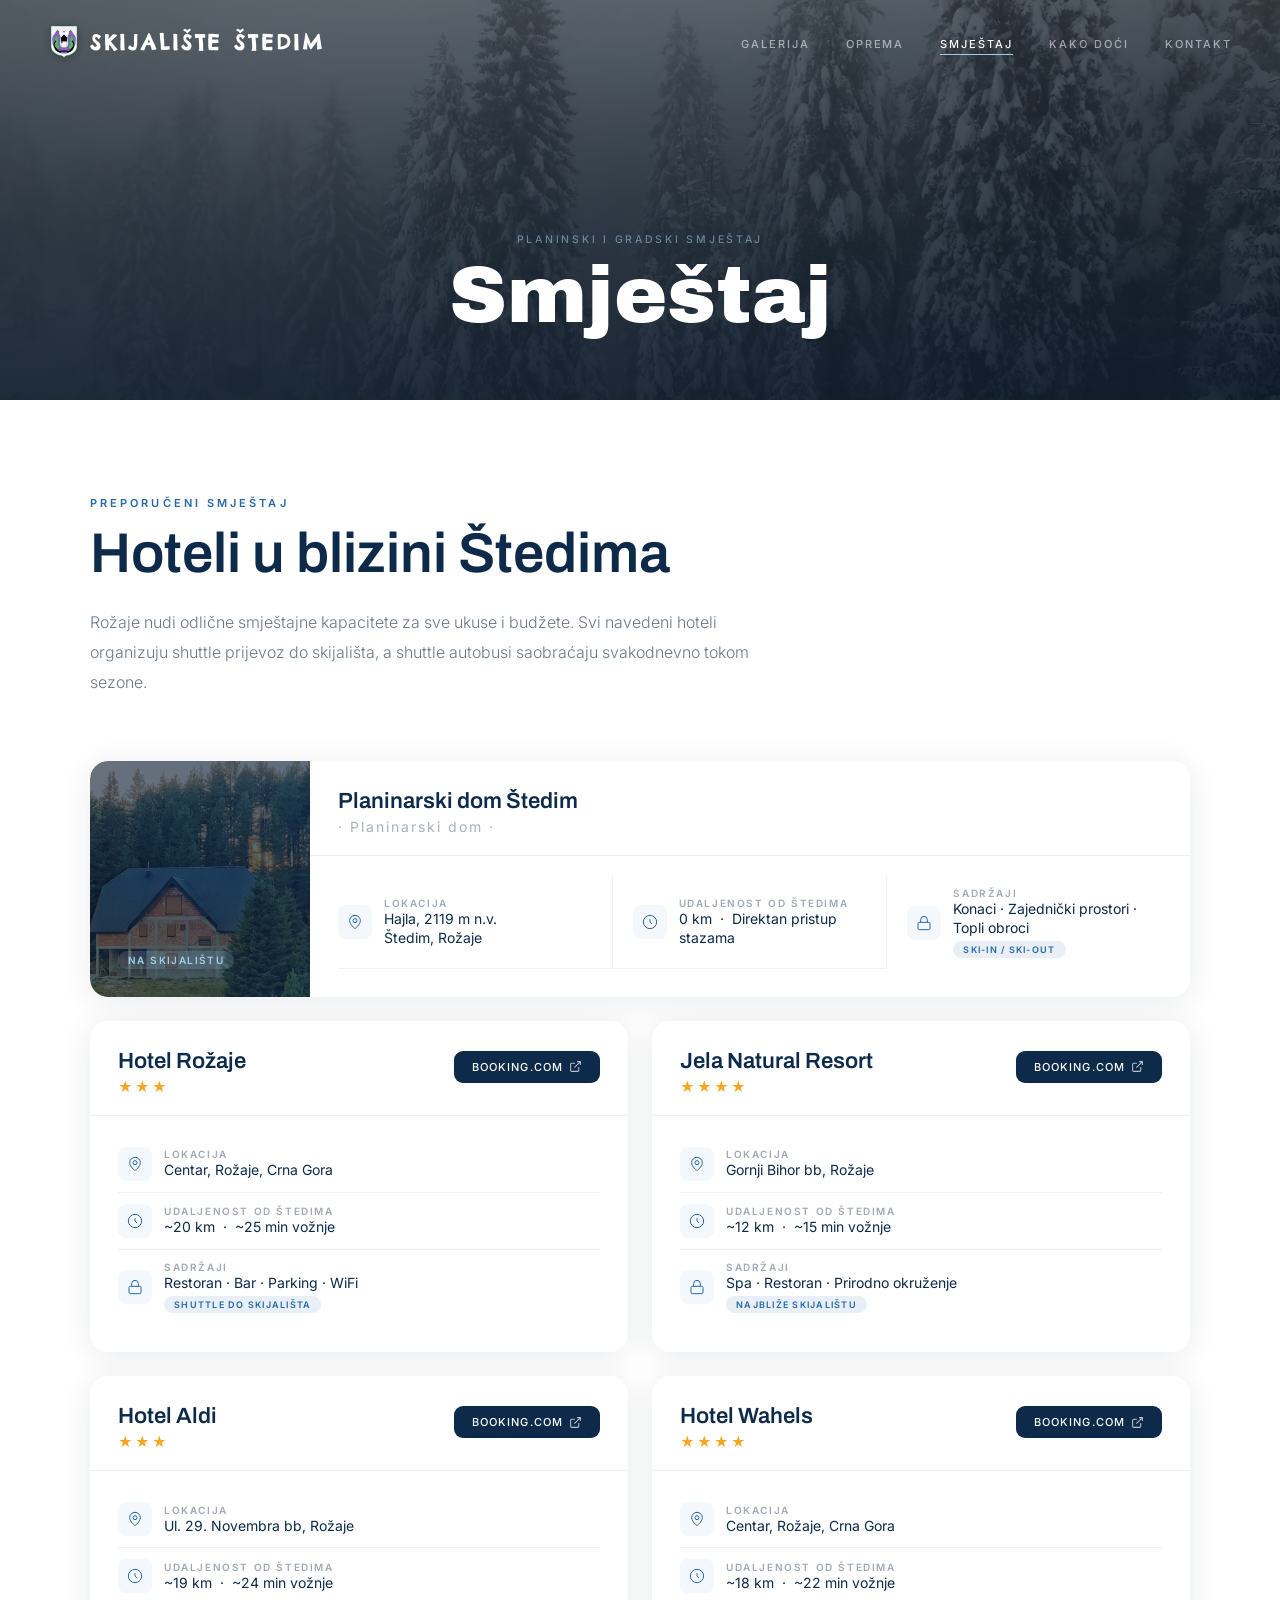
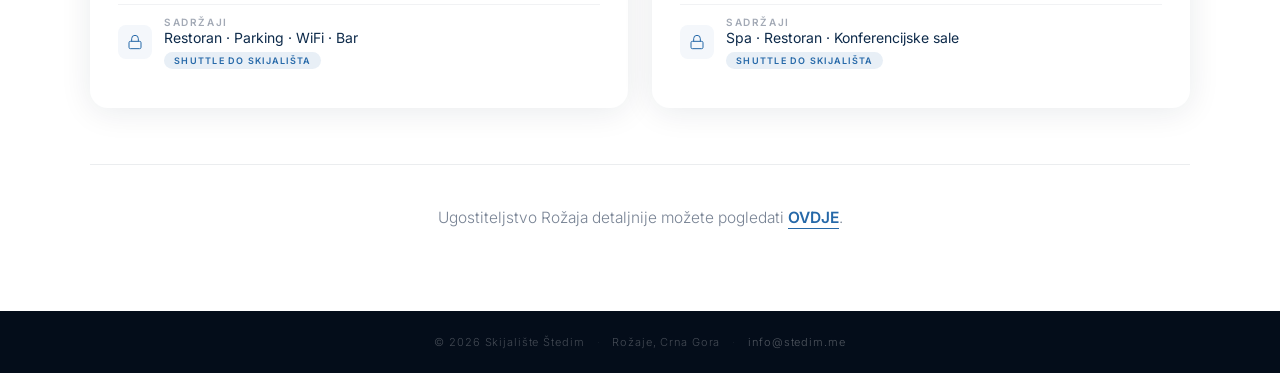
<file: smjestaj copy.html>
<!doctype html>
<html lang="bs">
  <head>
    <meta charset="UTF-8" />
    <meta name="viewport" content="width=device-width, initial-scale=1.0" />
    <title>Smještaj — Skijalište Štedim</title>
    <link rel="stylesheet" href="style.css" />
    <link rel="preconnect" href="https://fonts.googleapis.com" />
    <link rel="preconnect" href="https://fonts.gstatic.com" crossorigin />
    <link
      href="https://fonts.googleapis.com/css2?family=Chelsea+Market&family=Inter:wght@300;400;500;600&display=swap"
      rel="stylesheet"
    />
    <style>
      .hotels-grid {
        display: grid;
        grid-template-columns: 1fr 1fr;
        gap: 24px;
        margin-bottom: 56px;
      }
      .hotel-card {
        background: var(--white);
        border-radius: var(--radius);
        box-shadow: var(--shadow);
        overflow: hidden;
        display: flex;
        flex-direction: column;
        transition: box-shadow 0.25s, transform 0.25s;
      }
      .hotel-card:hover {
        box-shadow: var(--shadow-lg);
        transform: translateY(-3px);
      }
      .hotel-card-header {
        padding: 28px 28px 20px;
        border-bottom: 1px solid rgba(10, 30, 60, 0.07);
        display: flex;
        align-items: flex-start;
        justify-content: space-between;
        gap: 16px;
      }
      .hotel-name {
        font-family: "Archivo", sans-serif;
        font-size: 22px;
        font-weight: 600;
        color: var(--blue);
        margin-bottom: 5px;
        line-height: 1.1;
      }
      .hotel-stars {
        color: #f5a623;
        font-size: 14px;
        letter-spacing: 2px;
      }
      .hotel-booking-btn {
        display: inline-flex;
        align-items: center;
        gap: 6px;
        padding: 9px 18px;
        background: var(--blue);
        color: var(--white);
        font-size: 11px;
        font-weight: 500;
        letter-spacing: 0.1em;
        text-transform: uppercase;
        border-radius: 9px;
        text-decoration: none;
        flex-shrink: 0;
        transition: background 0.2s, transform 0.12s;
        margin-top: 2px;
      }
      .hotel-booking-btn:hover {
        background: var(--mid);
        transform: scale(0.98);
      }
      .hotel-booking-btn svg {
        width: 13px;
        height: 13px;
        opacity: 0.7;
      }
      .hotel-details {
        padding: 20px 28px 28px;
        display: flex;
        flex-direction: column;
        gap: 0;
        flex: 1;
      }
      .hotel-detail-row {
        display: flex;
        align-items: center;
        gap: 12px;
        padding: 11px 0;
        border-bottom: 1px solid rgba(10, 30, 60, 0.055);
      }
      .hotel-detail-row:last-child {
        border-bottom: none;
      }
      .hotel-detail-icon {
        width: 34px;
        height: 34px;
        border-radius: 8px;
        background: var(--offwhite);
        display: flex;
        align-items: center;
        justify-content: center;
        flex-shrink: 0;
        color: var(--sky);
      }
      .hotel-detail-icon svg {
        width: 16px;
        height: 16px;
      }
      .hotel-detail-label {
        font-size: 10px;
        font-weight: 600;
        letter-spacing: 0.16em;
        text-transform: uppercase;
        color: rgba(10, 30, 60, 0.38);
        margin-bottom: 1px;
      }
      .hotel-detail-val {
        font-size: 14px;
        font-weight: 400;
        color: var(--blue);
        line-height: 1.3;
      }
      .hotel-badge {
        display: inline-block;
        font-size: 9px;
        font-weight: 600;
        letter-spacing: 0.14em;
        text-transform: uppercase;
        padding: 3px 10px;
        border-radius: 100px;
        background: rgba(37, 104, 168, 0.1);
        color: var(--sky);
        margin-top: 4px;
      }

      .ugost-note {
        text-align: center;
        font-size: 15.5px;
        font-weight: 300;
        color: rgba(10, 30, 60, 0.55);
        padding-top: 40px;
        border-top: 1px solid rgba(10, 30, 60, 0.08);
        line-height: 1.7;
      }
      .ugost-note a {
        color: var(--sky);
        font-weight: 600;
        text-decoration: none;
        border-bottom: 1.5px solid var(--sky);
        padding-bottom: 1px;
        transition: opacity 0.2s;
      }
      .ugost-note a:hover {
        opacity: 0.7;
      }

      @media (max-width: 768px) {
        .hotels-grid { grid-template-columns: 1fr; }
      }
    </style>
  </head>
  <body>
    <canvas id="snow"></canvas>

    <nav class="nav">
      <a href="index.html" class="nav-logo">
        <img
          src="multimedija/Rozaje-grb.webp"
          alt="Grb Rožaja"
          class="logo-icon"
        />
        <span class="logo-text">Skijalište Štedim</span>
      </a>
      <ul class="nav-links">
        <li><a href="galerija.html">Galerija</a></li>
        <li><a href="oprema.html">Oprema</a></li>
        <li><a href="smjestaj.html" class="active">Smještaj</a></li>
        <li><a href="kako-doci.html">Kako doći</a></li>
        <li><a href="kontakt.html">Kontakt</a></li>
      </ul>
    </nav>

    <!-- PAGE HEADER -->
    <header
      class="page-header"
      style="
        height: 400px;
        background:
          linear-gradient(to bottom, rgba(4,13,26,0.5) 0%, rgba(7,21,38,0.85) 100%),
          url('multimedija/suma.webp') center / cover no-repeat;
      "
    >
      <div class="page-header-content">
        <p class="page-header-eyebrow">Planinski i gradski smještaj</p>
        <h1 class="page-header-title">Smještaj</h1>
      </div>
    </header>

    <!-- HOTELS SECTION -->
    <section class="info-section">
      <div class="info-inner">
        <p class="info-eyebrow">Preporučeni smještaj</p>
        <h2 class="info-title">Hoteli u blizini Štedima</h2>
        <p class="info-lead">
          Rožaje nudi odlične smještajne kapacitete za sve ukuse i budžete.
          Svi navedeni hoteli organizuju shuttle prijevoz do skijališta,
          a shuttle autobusi saobraćaju svakodnevno tokom sezone.
        </p>

        <div class="hotels-grid">

          <!-- Planinarski dom Štedim -->
          <div class="hotel-card hotel-card--dom" style="grid-column: 1 / -1; flex-direction: row; align-items: stretch;">
            <div
              style="
                min-width: 220px;
                background:
                  linear-gradient(to bottom right, rgba(7,21,38,0.6), rgba(13,42,74,0.7)),
                  url('multimedija/smjestaj/planinarskiDom.webp') center / cover no-repeat;
                border-radius: var(--radius) 0 0 var(--radius);
                display: flex;
                align-items: flex-end;
                padding: 28px;
              "
            >
              <span class="hotel-badge" style="background: rgba(159,205,232,0.18); color: var(--ice); font-size: 10px;">Na skijalištu</span>
            </div>
            <div style="flex: 1; display: flex; flex-direction: column;">
              <div class="hotel-card-header">
                <div>
                  <h3 class="hotel-name">Planinarski dom Štedim</h3>
                  <div class="hotel-stars" style="color: rgba(10,30,60,0.35);">· Planinarski dom ·</div>
                </div>
              </div>
              <div class="hotel-details" style="display: grid; grid-template-columns: repeat(3, 1fr); gap: 0;">
                <div class="hotel-detail-row" style="border-right: 1px solid rgba(10,30,60,0.055); padding-right: 20px;">
                  <div class="hotel-detail-icon">
                    <svg viewBox="0 0 24 24" fill="none" stroke="currentColor" stroke-width="1.5">
                      <path d="M20 10c0 6-8 12-8 12S4 16 4 10a8 8 0 0 1 16 0Z"/>
                      <circle cx="12" cy="10" r="3"/>
                    </svg>
                  </div>
                  <div>
                    <p class="hotel-detail-label">Lokacija</p>
                    <p class="hotel-detail-val">Hajla, 2119 m n.v.<br/>Štedim, Rožaje</p>
                  </div>
                </div>
                <div class="hotel-detail-row" style="border-right: 1px solid rgba(10,30,60,0.055); padding: 11px 20px;">
                  <div class="hotel-detail-icon">
                    <svg viewBox="0 0 24 24" fill="none" stroke="currentColor" stroke-width="1.5">
                      <circle cx="12" cy="12" r="10"/>
                      <path d="M12 8v4l3 3"/>
                    </svg>
                  </div>
                  <div>
                    <p class="hotel-detail-label">Udaljenost od Štedima</p>
                    <p class="hotel-detail-val">0 km &nbsp;·&nbsp; Direktan pristup stazama</p>
                  </div>
                </div>
                <div class="hotel-detail-row" style="padding-left: 20px; border-bottom: none;">
                  <div class="hotel-detail-icon">
                    <svg viewBox="0 0 24 24" fill="none" stroke="currentColor" stroke-width="1.5">
                      <rect x="3" y="11" width="18" height="11" rx="2"/>
                      <path d="M7 11V7a5 5 0 0 1 10 0v4"/>
                    </svg>
                  </div>
                  <div>
                    <p class="hotel-detail-label">Sadržaji</p>
                    <p class="hotel-detail-val">Konaci · Zajednički prostori · Topli obroci</p>
                    <span class="hotel-badge">Ski-in / Ski-out</span>
                  </div>
                </div>
              </div>
            </div>
          </div>

          <!-- Hotel Rožaje -->
          <div class="hotel-card">
            <div class="hotel-card-header">
              <div>
                <h3 class="hotel-name">Hotel Rožaje</h3>
                <div class="hotel-stars">★★★</div>
              </div>
              <a href="https://www.booking.com" target="_blank" class="hotel-booking-btn">
                Booking.com
                <svg viewBox="0 0 24 24" fill="none" stroke="currentColor" stroke-width="2">
                  <path d="M18 13v6a2 2 0 0 1-2 2H5a2 2 0 0 1-2-2V8a2 2 0 0 1 2-2h6M15 3h6v6M10 14 21 3"/>
                </svg>
              </a>
            </div>
            <div class="hotel-details">
              <div class="hotel-detail-row">
                <div class="hotel-detail-icon">
                  <svg viewBox="0 0 24 24" fill="none" stroke="currentColor" stroke-width="1.5">
                    <path d="M20 10c0 6-8 12-8 12S4 16 4 10a8 8 0 0 1 16 0Z"/>
                    <circle cx="12" cy="10" r="3"/>
                  </svg>
                </div>
                <div>
                  <p class="hotel-detail-label">Lokacija</p>
                  <p class="hotel-detail-val">Centar, Rožaje, Crna Gora</p>
                </div>
              </div>
              <div class="hotel-detail-row">
                <div class="hotel-detail-icon">
                  <svg viewBox="0 0 24 24" fill="none" stroke="currentColor" stroke-width="1.5">
                    <circle cx="12" cy="12" r="10"/>
                    <path d="M12 8v4l3 3"/>
                  </svg>
                </div>
                <div>
                  <p class="hotel-detail-label">Udaljenost od Štedima</p>
                  <p class="hotel-detail-val">~20 km &nbsp;·&nbsp; ~25 min vožnje</p>
                </div>
              </div>
              <div class="hotel-detail-row">
                <div class="hotel-detail-icon">
                  <svg viewBox="0 0 24 24" fill="none" stroke="currentColor" stroke-width="1.5">
                    <rect x="3" y="11" width="18" height="11" rx="2"/>
                    <path d="M7 11V7a5 5 0 0 1 10 0v4"/>
                  </svg>
                </div>
                <div>
                  <p class="hotel-detail-label">Sadržaji</p>
                  <p class="hotel-detail-val">Restoran · Bar · Parking · WiFi</p>
                  <span class="hotel-badge">Shuttle do skijališta</span>
                </div>
              </div>
            </div>
          </div>

          <!-- Jela Natural Resort -->
          <div class="hotel-card">
            <div class="hotel-card-header">
              <div>
                <h3 class="hotel-name">Jela Natural Resort</h3>
                <div class="hotel-stars">★★★★</div>
              </div>
              <a href="https://www.booking.com" target="_blank" class="hotel-booking-btn">
                Booking.com
                <svg viewBox="0 0 24 24" fill="none" stroke="currentColor" stroke-width="2">
                  <path d="M18 13v6a2 2 0 0 1-2 2H5a2 2 0 0 1-2-2V8a2 2 0 0 1 2-2h6M15 3h6v6M10 14 21 3"/>
                </svg>
              </a>
            </div>
            <div class="hotel-details">
              <div class="hotel-detail-row">
                <div class="hotel-detail-icon">
                  <svg viewBox="0 0 24 24" fill="none" stroke="currentColor" stroke-width="1.5">
                    <path d="M20 10c0 6-8 12-8 12S4 16 4 10a8 8 0 0 1 16 0Z"/>
                    <circle cx="12" cy="10" r="3"/>
                  </svg>
                </div>
                <div>
                  <p class="hotel-detail-label">Lokacija</p>
                  <p class="hotel-detail-val">Gornji Bihor bb, Rožaje</p>
                </div>
              </div>
              <div class="hotel-detail-row">
                <div class="hotel-detail-icon">
                  <svg viewBox="0 0 24 24" fill="none" stroke="currentColor" stroke-width="1.5">
                    <circle cx="12" cy="12" r="10"/>
                    <path d="M12 8v4l3 3"/>
                  </svg>
                </div>
                <div>
                  <p class="hotel-detail-label">Udaljenost od Štedima</p>
                  <p class="hotel-detail-val">~12 km &nbsp;·&nbsp; ~15 min vožnje</p>
                </div>
              </div>
              <div class="hotel-detail-row">
                <div class="hotel-detail-icon">
                  <svg viewBox="0 0 24 24" fill="none" stroke="currentColor" stroke-width="1.5">
                    <rect x="3" y="11" width="18" height="11" rx="2"/>
                    <path d="M7 11V7a5 5 0 0 1 10 0v4"/>
                  </svg>
                </div>
                <div>
                  <p class="hotel-detail-label">Sadržaji</p>
                  <p class="hotel-detail-val">Spa · Restoran · Prirodno okruženje</p>
                  <span class="hotel-badge">Najbliže skijalištu</span>
                </div>
              </div>
            </div>
          </div>

          <!-- Hotel Aldi -->
          <div class="hotel-card">
            <div class="hotel-card-header">
              <div>
                <h3 class="hotel-name">Hotel Aldi</h3>
                <div class="hotel-stars">★★★</div>
              </div>
              <a href="https://www.booking.com" target="_blank" class="hotel-booking-btn">
                Booking.com
                <svg viewBox="0 0 24 24" fill="none" stroke="currentColor" stroke-width="2">
                  <path d="M18 13v6a2 2 0 0 1-2 2H5a2 2 0 0 1-2-2V8a2 2 0 0 1 2-2h6M15 3h6v6M10 14 21 3"/>
                </svg>
              </a>
            </div>
            <div class="hotel-details">
              <div class="hotel-detail-row">
                <div class="hotel-detail-icon">
                  <svg viewBox="0 0 24 24" fill="none" stroke="currentColor" stroke-width="1.5">
                    <path d="M20 10c0 6-8 12-8 12S4 16 4 10a8 8 0 0 1 16 0Z"/>
                    <circle cx="12" cy="10" r="3"/>
                  </svg>
                </div>
                <div>
                  <p class="hotel-detail-label">Lokacija</p>
                  <p class="hotel-detail-val">Ul. 29. Novembra bb, Rožaje</p>
                </div>
              </div>
              <div class="hotel-detail-row">
                <div class="hotel-detail-icon">
                  <svg viewBox="0 0 24 24" fill="none" stroke="currentColor" stroke-width="1.5">
                    <circle cx="12" cy="12" r="10"/>
                    <path d="M12 8v4l3 3"/>
                  </svg>
                </div>
                <div>
                  <p class="hotel-detail-label">Udaljenost od Štedima</p>
                  <p class="hotel-detail-val">~19 km &nbsp;·&nbsp; ~24 min vožnje</p>
                </div>
              </div>
              <div class="hotel-detail-row">
                <div class="hotel-detail-icon">
                  <svg viewBox="0 0 24 24" fill="none" stroke="currentColor" stroke-width="1.5">
                    <rect x="3" y="11" width="18" height="11" rx="2"/>
                    <path d="M7 11V7a5 5 0 0 1 10 0v4"/>
                  </svg>
                </div>
                <div>
                  <p class="hotel-detail-label">Sadržaji</p>
                  <p class="hotel-detail-val">Restoran · Parking · WiFi · Bar</p>
                  <span class="hotel-badge">Shuttle do skijališta</span>
                </div>
              </div>
            </div>
          </div>

          <!-- Hotel Wahels -->
          <div class="hotel-card">
            <div class="hotel-card-header">
              <div>
                <h3 class="hotel-name">Hotel Wahels</h3>
                <div class="hotel-stars">★★★★</div>
              </div>
              <a href="https://www.booking.com" target="_blank" class="hotel-booking-btn">
                Booking.com
                <svg viewBox="0 0 24 24" fill="none" stroke="currentColor" stroke-width="2">
                  <path d="M18 13v6a2 2 0 0 1-2 2H5a2 2 0 0 1-2-2V8a2 2 0 0 1 2-2h6M15 3h6v6M10 14 21 3"/>
                </svg>
              </a>
            </div>
            <div class="hotel-details">
              <div class="hotel-detail-row">
                <div class="hotel-detail-icon">
                  <svg viewBox="0 0 24 24" fill="none" stroke="currentColor" stroke-width="1.5">
                    <path d="M20 10c0 6-8 12-8 12S4 16 4 10a8 8 0 0 1 16 0Z"/>
                    <circle cx="12" cy="10" r="3"/>
                  </svg>
                </div>
                <div>
                  <p class="hotel-detail-label">Lokacija</p>
                  <p class="hotel-detail-val">Centar, Rožaje, Crna Gora</p>
                </div>
              </div>
              <div class="hotel-detail-row">
                <div class="hotel-detail-icon">
                  <svg viewBox="0 0 24 24" fill="none" stroke="currentColor" stroke-width="1.5">
                    <circle cx="12" cy="12" r="10"/>
                    <path d="M12 8v4l3 3"/>
                  </svg>
                </div>
                <div>
                  <p class="hotel-detail-label">Udaljenost od Štedima</p>
                  <p class="hotel-detail-val">~18 km &nbsp;·&nbsp; ~22 min vožnje</p>
                </div>
              </div>
              <div class="hotel-detail-row">
                <div class="hotel-detail-icon">
                  <svg viewBox="0 0 24 24" fill="none" stroke="currentColor" stroke-width="1.5">
                    <rect x="3" y="11" width="18" height="11" rx="2"/>
                    <path d="M7 11V7a5 5 0 0 1 10 0v4"/>
                  </svg>
                </div>
                <div>
                  <p class="hotel-detail-label">Sadržaji</p>
                  <p class="hotel-detail-val">Spa · Restoran · Konferencijske sale</p>
                  <span class="hotel-badge">Shuttle do skijališta</span>
                </div>
              </div>
            </div>
          </div>


        </div>

        <p class="ugost-note">
          Ugostiteljstvo Rožaja detaljnije možete pogledati
          <a href="https://www.youtube.com" target="_blank">OVDJE</a>.
        </p>
      </div>
    </section>

    <footer class="footer">
      <span>© 2026 Skijalište Štedim</span>
      <span class="dot">·</span>
      <span>Rožaje, Crna Gora</span>
      <span class="dot">·</span>
      <a href="mailto:info@stedim.me" class="footer-link">info@stedim.me</a>
    </footer>

    <script src="script.js"></script>
  </body>
</html>
</file>
<file: css/main.css>
@import url("https://fonts.googleapis.com/css2?family=Archivo+Black&family=Archivo:wght@300;400;500&family=Chelsea+Market&display=swap");

.archivo-black-regular {
  font-family: "Archivo Black", sans-serif;
  font-weight: 400;
  font-style: normal;
}

/* ── Reset & base ─────────────────────────────────────────── */
*,
*::before,
*::after {
  box-sizing: border-box;
  margin: 0;
  padding: 0;
}

:root {
  --navy: #040d1a;
  --dark: #071526;
  --blue: #0d2a4a;
  --mid: #163a6b;
  --sky: #2568a8;
  --ice: #9fcde8;
  --white: #ffffff;
  --offwhite: #f4f7fb;
  --glass: rgba(255, 255, 255, 0.07);
  --glass-b: rgba(255, 255, 255, 0.13);
  --glass-h: rgba(255, 255, 255, 0.12);
  --shadow: 0 4px 32px rgba(10, 30, 60, 0.09);
  --shadow-lg: 0 8px 48px rgba(10, 30, 60, 0.13);
  --radius: 18px;
  --container: 1100px;
}

html {
  scroll-behavior: smooth;
}

body {
  font-family: "Inter", sans-serif;
  background: var(--navy);
  color: var(--white);
  min-height: 100dvh;
  overflow-x: hidden;
}

::-webkit-scrollbar {
  width: 5px;
}

::-webkit-scrollbar-track {
  background: var(--navy);
}

::-webkit-scrollbar-thumb {
  background: var(--mid);
  border-radius: 3px;
}

/* ── Snow canvas ──────────────────────────────────────────── */
#snow {
  position: fixed;
  inset: 0;
  width: 100%;
  height: 100%;
  pointer-events: none;
  z-index: 1;
}

/* ── Navigation ───────────────────────────────────────────── */
.nav {
  position: fixed;
  top: 0;
  left: 0;
  right: 0;
  z-index: 200;
  display: flex;
  align-items: center;
  justify-content: space-between;
  padding: 26px 48px;
  transition:
    background 0.35s,
    padding 0.35s,
    backdrop-filter 0.35s;
}

.nav--scrolled {
  background: rgba(25, 57, 102, 0.96);
  backdrop-filter: blur(14px);
  -webkit-backdrop-filter: blur(14px);
  padding: 16px 48px;
}

.nav-logo {
  display: flex;
  align-items: center;
  gap: 10px;
  text-decoration: none;
  color: inherit;
  flex-shrink: 0;
}

.logo-icon {
  width: 32px;
  height: 32px;
  object-fit: contain;
  flex-shrink: 0;
  filter: drop-shadow(0 1px 4px rgba(0, 0, 0, 0.3));
  opacity: 0.92;
}

.logo-text {
  font-family: "Chelsea Market", cursive;
  font-size: 21px;
  font-weight: 600;
  letter-spacing: 0.14em;
  text-transform: uppercase;
  color: var(--white);
}

.nav-links {
  display: flex;
  list-style: none;
  gap: 36px;
}

.nav-links a {
  font-size: 11px;
  font-weight: 500;
  letter-spacing: 0.18em;
  text-transform: uppercase;
  color: rgba(255, 255, 255, 0.55);
  text-decoration: none;
  transition: color 0.2s;
  padding: 4px 0;
  position: relative;
}

.nav-links a::after {
  content: "";
  position: absolute;
  bottom: 0;
  left: 0;
  right: 0;
  height: 1px;
  background: var(--ice);
  transform: scaleX(0);
  transition: transform 0.25s;
  transform-origin: left;
}

.nav-links a:hover,
.nav-links a.active {
  color: var(--white);
}

.nav-links a:hover::after,
.nav-links a.active::after {
  transform: scaleX(1);
}

/* ── Homepage hero ────────────────────────────────────────── */
.hero {
  position: relative;
  height: 100vh;
  min-height: 600px;
  display: flex;
  align-items: center;
  justify-content: flex-start;
  overflow: hidden;
  background: linear-gradient(
    180deg,
    #165dc1 0%,
    #2268b2 18%,
    #5f8ecb 38%,
    #9ec0e4 60%,
    #b8d3f3 80%,
    #e6ecf5 100%
  );
}

.hero-photo-img {
  position: absolute;
  bottom: 0;
  right: 0;
  width: 100%;
  height: auto;
  z-index: 8;
  pointer-events: none;
  user-select: none;
}

.moonlight {
  position: absolute;
  top: -80px;
  left: 50%;
  transform: translateX(-50%);
  width: 520px;
  height: 520px;
  background: radial-gradient(
    circle,
    rgba(160, 210, 255, 0.07) 0%,
    transparent 68%
  );
  pointer-events: none;
  z-index: 2;
}

/* Hero content */
.hero-content {
  position: absolute;
  z-index: 4;
  display: flex;
  flex-direction: column;
  align-items: flex-start;
  text-align: left;
  padding: 0 40px 0px 72px;
  width: 42%;
  animation: rise 1.4s cubic-bezier(0.22, 1, 0.36, 1) both;
}

@keyframes rise {
  from {
    opacity: 0;
    transform: translateY(28px);
  }

  to {
    opacity: 1;
    transform: translateY(0);
  }
}

.badge {
  display: inline-flex;
  align-items: center;
  gap: 8px;
  background: var(--glass);
  border: 1px solid var(--glass-b);
  backdrop-filter: blur(14px);
  -webkit-backdrop-filter: blur(14px);
  padding: 6px 18px;
  border-radius: 100px;
  font-size: 10.5px;
  font-weight: 500;
  letter-spacing: 0.2em;
  text-transform: uppercase;
  color: var(--ice);
  margin-bottom: 30px;
}

.badge-dot {
  width: 6px;
  height: 6px;
  border-radius: 50%;
  background: #4caf82;
  animation: pulse 2.2s ease infinite;
  flex-shrink: 0;
}

@keyframes pulse {
  0%,
  100% {
    opacity: 1;
    transform: scale(1);
  }

  50% {
    opacity: 0.4;
    transform: scale(0.75);
  }
}

.hero-title {
  display: flex;
  flex-direction: column;
  align-items: flex-start;
  margin-bottom: 14px;
}

.title-eyebrow {
  font-family: "Inter", sans-serif;
  font-size: clamp(12px, 1.6vw, 16px);
  font-weight: 300;
  letter-spacing: 0.42em;
  text-transform: uppercase;
  color: white;
  margin-bottom: 6px;
}

.title-name {
  padding-top: 20px;
  font-size: clamp(70px, 8vw, 120px);
  font-family: "Archivo Black", sans-serif;
  font-weight: 300;
  font-style: normal;
  line-height: 0.88;
  letter-spacing: -0.01em;
  color: var(--white);
}

.hero-tagline {
  font-size: clamp(10.5px, 1vw, 15.2px);
  font-weight: bolder;
  letter-spacing: 0.32em;
  text-transform: uppercase;
  color: #2b4770;
  margin-bottom: 26px;
}

.hero-desc {
  font-size: clamp(13.5px, 1vw, 17.7px);
  font-weight: 550;
  line-height: 1.85;
  color: #2b4770;
  max-width: 480px;
  margin-bottom: 36px;
}

.divider {
  display: flex;
  align-items: center;
  gap: 14px;
  margin-bottom: 36px;
  width: 280px;
}

.divider-line {
  flex: 1;
  height: 1px;
  background: rgba(255, 255, 255, 0.12);
}

.divider-icon {
  font-size: 12px;
  color: var(--ice);
  opacity: 0.4;
}

/* Countdown */
.countdown {
  display: flex;
  align-items: center;
  margin-bottom: 36px;
  background: var(--glass);
  border: 1px solid var(--glass-b);
  backdrop-filter: blur(20px);
  -webkit-backdrop-filter: blur(20px);
  border-radius: 14px;
  padding: 22px 36px;
}

.countdown-item {
  display: flex;
  flex-direction: column;
  align-items: center;
  min-width: 68px;
}

.count-num {
  font-family: "Archivo", sans-serif;
  font-size: clamp(34px, 4.8vw, 52px);
  font-weight: 300;
  color: var(--white);
  line-height: 1;
  min-width: 54px;
  text-align: center;
  font-variant-numeric: tabular-nums;
}

.count-label {
  font-size: 9px;
  font-weight: 500;
  letter-spacing: 0.22em;
  text-transform: uppercase;
  color: var(--ice);
  opacity: 0.45;
  margin-top: 7px;
}

.countdown-sep {
  font-family: "Archivo", sans-serif;
  font-size: 34px;
  font-weight: 300;
  color: rgba(255, 255, 255, 0.18);
  margin: 0 2px;
  padding-bottom: 14px;
  user-select: none;
}

.countdown-done {
  font-family: "Archivo", sans-serif;
  font-size: 28px;
  font-style: italic;
  font-weight: 300;
  opacity: 0.9;
  padding: 4px 0;
}

.signup-note {
  font-size: 11px;
  color: rgba(255, 255, 255, 0.28);
  letter-spacing: 0.04em;
}

/* Scroll indicator */
.hero-scroll {
  position: absolute;
  bottom: 28px;
  left: 50%;
  transform: translateX(-50%);
  z-index: 10;
  display: flex;
  flex-direction: column;
  align-items: center;
  gap: 6px;
  text-decoration: none;
  color: rgba(255, 255, 255, 0.32);
  font-size: 9px;
  letter-spacing: 0.22em;
  text-transform: uppercase;
  animation: bobble 2.8s ease infinite;
}

.hero-scroll svg {
  width: 18px;
  height: 18px;
}

@keyframes bobble {
  0%,
  100% {
    transform: translateX(-50%) translateY(0);
  }

  50% {
    transform: translateX(-50%) translateY(7px);
  }
}

/* ── Homepage info section ────────────────────────────────── */
.info-section {
  position: relative;
  z-index: 10;
  background: var(--white);
  width: 100%;
  padding: 64px 48px 56px;
}

.info-inner {
  max-width: var(--container);
  margin: 0 auto;
}

.info-eyebrow {
  font-size: 11px;
  font-weight: 600;
  letter-spacing: 0.28em;
  text-transform: uppercase;
  color: var(--sky);
  margin-bottom: 14px;
}

.info-title {
  font-family: "Archivo", sans-serif;
  font-size: clamp(32px, 4.5vw, 56px);
  font-weight: 600;
  color: var(--blue);
  line-height: 1.08;
  margin-bottom: 24px;
  max-width: 680px;
}

.info-lead {
  font-size: 16px;
  font-weight: 300;
  line-height: 1.85;
  color: rgba(10, 30, 60, 0.6);
  max-width: 700px;
  margin-bottom: 64px;
}

/* Feature stat cards */
.features-grid {
  display: grid;
  grid-template-columns: repeat(4, 1fr);
  gap: 20px;
  margin-bottom: 72px;
}

.feature-card {
  border-radius: var(--radius);
  padding: 32px 28px 28px;
  display: flex;
  flex-direction: column;
  align-items: flex-start;
  background-size: cover;
  background-position: center;
  background-repeat: no-repeat;
  position: relative;
  overflow: hidden;
}

.feature-card::before {
  content: "";
  position: absolute;
  inset: 0;
  background: rgba(4, 13, 26, 0.58);
  border-radius: inherit;
}

.feature-card > * {
  position: relative;
  z-index: 1;
}

.features-grid .feature-card:nth-child(1) {
  background-image: url("../multimedia/mountain-view.webp");
}

.features-grid .feature-card:nth-child(2) {
  background-image: url("../multimedia/trail-2.webp");
}

.features-grid .feature-card:nth-child(3) {
  background-image: url("../multimedia/forest.webp");
}

.features-grid .feature-card:nth-child(4) {
  background-image: url("../multimedia/ski-lift-2.webp");
}

.feature-stat {
  display: flex;
  align-items: baseline;
  gap: 5px;
  margin-bottom: 10px;
}

.feature-num {
  font-family: "Archivo", sans-serif;
  font-size: 48px;
  font-weight: 300;
  color: var(--white);
  line-height: 1;
}

.feature-unit {
  font-size: 13px;
  font-weight: 300;
  color: var(--ice);
  opacity: 0.75;
}

.feature-label {
  font-size: 10.5px;
  font-weight: 500;
  letter-spacing: 0.14em;
  text-transform: uppercase;
  color: rgba(159, 205, 232, 0.6);
}

/* Info text columns */
.info-body {
  display: grid;
  grid-template-columns: 1fr 1fr;
  gap: 48px;
  padding-top: 48px;
  border-top: 1px solid rgba(10, 30, 60, 0.08);
}

.info-col-title {
  font-family: "Archivo", sans-serif;
  font-size: 22px;
  font-weight: 600;
  color: var(--blue);
  margin-bottom: 16px;
}

.info-col p {
  font-size: 15px;
  font-weight: 300;
  line-height: 1.9;
  color: rgba(10, 30, 60, 0.62);
}

/* ── Conditions section ───────────────────────────────────── */
.conditions-section {
  position: relative;
  z-index: 10;
  background: linear-gradient(180deg, #071526 0%, #0d2a4a 100%);
  width: 100%;
  padding: 64px 48px 56px;
}

.section-inner {
  max-width: var(--container);
  margin: 0 auto;
}

.eyebrow-light {
  font-size: 11px;
  font-weight: 600;
  letter-spacing: 0.28em;
  text-transform: uppercase;
  color: var(--ice);
  opacity: 0.6;
  margin-bottom: 14px;
}

.section-title-light {
  font-family: "Archivo", sans-serif;
  font-size: clamp(32px, 4.5vw, 52px);
  font-weight: 600;
  color: var(--white);
  line-height: 1.08;
  margin-bottom: 6px;
  max-width: 680px;
}

.section-lead-light {
  font-size: 15.5px;
  font-weight: 300;
  line-height: 1.85;
  color: rgba(222, 243, 255, 0.788);
  max-width: 620px;
  margin-bottom: 56px;
}

.conditions-grid {
  display: grid;
  grid-template-columns: 1fr 1.4fr;
  gap: 24px;
  align-items: stretch;
}

.cond-main-card {
  background: var(--glass);
  border: 1px solid var(--glass-b);
  backdrop-filter: blur(20px);
  -webkit-backdrop-filter: blur(20px);
  border-radius: var(--radius);
  padding: 40px 36px 32px;
  display: flex;
  flex-direction: column;
  justify-content: space-between;
}

.cond-weather-top {
  display: flex;
  align-items: center;
  gap: 18px;
  margin-bottom: 20px;
}

.cond-icon {
  font-size: 52px;
  line-height: 1;
}

.cond-temp-block {
  display: flex;
  align-items: baseline;
  gap: 4px;
}

.cond-temp {
  font-family: "Archivo", sans-serif;
  font-size: clamp(64px, 9vw, 96px);
  font-weight: 300;
  color: var(--white);
  line-height: 1;
  font-variant-numeric: tabular-nums;
}

.cond-temp-unit {
  font-family: "Archivo", sans-serif;
  font-size: 36px;
  font-weight: 300;
  color: var(--ice);
  opacity: 0.6;
}

.cond-desc {
  font-size: 15px;
  font-weight: 300;
  color: rgba(255, 255, 255, 0.55);
  margin-bottom: 20px;
}

.cond-updated {
  font-size: 10.5px;
  font-weight: 500;
  letter-spacing: 0.14em;
  text-transform: uppercase;
  color: rgba(159, 205, 232, 0.35);
}

.cond-stats {
  display: grid;
  grid-template-columns: 1fr 1fr;
  gap: 16px;
}

.cond-stat-card {
  background: var(--glass);
  border: 1px solid var(--glass-b);
  border-radius: 12px;
  padding: 22px 20px;
  display: flex;
  align-items: flex-start;
  gap: 14px;
}

.cond-stat-svg {
  width: 22px;
  height: 22px;
  color: var(--ice);
  opacity: 0.55;
  flex-shrink: 0;
  margin-top: 2px;
}

.cond-stat-val {
  font-family: "Archivo", sans-serif;
  font-size: 26px;
  font-weight: 300;
  color: var(--white);
  line-height: 1.1;
  margin-bottom: 5px;
  font-variant-numeric: tabular-nums;
}

.cond-stat-label {
  font-size: 10px;
  font-weight: 500;
  letter-spacing: 0.14em;
  text-transform: uppercase;
  color: rgba(159, 205, 232, 0.45);
}

/* ── Activities section ───────────────────────────────────── */
.activities-section {
  position: relative;
  z-index: 10;
  background:
    linear-gradient(
      180deg,
      rgba(4, 13, 26, 0.72) 0%,
      rgba(7, 21, 38, 0.78) 100%
    ),
    url("../multimedia/background.webp") center center / cover no-repeat;
  width: 100%;
  padding: 64px 48px 56px;
}

.activities-grid {
  display: grid;
  grid-template-columns: repeat(3, 1fr);
  gap: 16px;
}

.act-card {
  background: rgba(255, 255, 255, 0.14);
  border: 1px solid rgba(255, 255, 255, 0.22);
  border-radius: var(--radius);
  padding: 28px 24px;
  display: flex;
  align-items: center;
  gap: 18px;
  cursor: pointer;
  text-align: left;
  width: 100%;
  font-family: "Inter", sans-serif;
  color: var(--white);
  transition:
    background 0.22s,
    border-color 0.22s,
    transform 0.22s;
}

.act-card:hover {
  background: rgba(255, 255, 255, 0.24);
  border-color: rgba(159, 205, 232, 0.45);
  transform: translateY(-3px);
}

.act-icon-wrap {
  width: 64px;
  height: 64px;
  border-radius: 14px;
  background: rgba(37, 104, 168, 0.28);
  border: 1px solid rgba(159, 205, 232, 0.14);
  display: flex;
  align-items: center;
  justify-content: center;
  font-size: 26px;
  flex-shrink: 0;
  line-height: 1;
}

.act-icon-wrap img {
  width: 42px;
  height: 42px;
  object-fit: contain;
}

.act-body {
  flex: 1;
  min-width: 0;
}

.act-name {
  font-size: 15px;
  font-weight: 500;
  color: var(--white);
  margin-bottom: 5px;
  white-space: nowrap;
  overflow: hidden;
  text-overflow: ellipsis;
}

.act-sub {
  font-size: 11.5px;
  font-weight: 300;
  color: var(--white);
  letter-spacing: 0.04em;
}

.act-arrow {
  flex-shrink: 0;
  width: 32px;
  height: 32px;
  border-radius: 50%;
  border: 2px solid rgba(255, 255, 255, 0.32);
  display: flex;
  align-items: center;
  justify-content: center;
  color: var(--white);
  transition:
    border-color 0.2s,
    color 0.2s,
    background 0.2s;
}

.act-arrow svg {
  width: 14px;
  height: 14px;
}

.act-card:hover .act-arrow {
  border-color: rgba(159, 205, 232, 0.6);
  color: var(--ice);
  background: rgba(37, 104, 168, 0.25);
}

/* ── Activity modal ────────────────────────────────────────── */
.act-modal {
  position: fixed;
  inset: 0;
  z-index: 600;
  display: flex;
  align-items: center;
  justify-content: center;
  padding: 24px;
  pointer-events: none;
  opacity: 0;
  transition: opacity 0.28s;
}

.act-modal.is-open {
  opacity: 1;
  pointer-events: all;
}

.act-modal-bg {
  position: absolute;
  inset: 0;
  background: rgba(4, 13, 26, 0.78);
  backdrop-filter: blur(10px);
  -webkit-backdrop-filter: blur(10px);
}

.act-modal-panel {
  position: relative;
  z-index: 1;
  background: linear-gradient(150deg, #0f2d50 0%, #071526 100%);
  border: 1px solid rgba(255, 255, 255, 0.1);
  border-radius: 24px;
  max-width: 560px;
  width: 100%;
  max-height: 88vh;
  overflow-y: auto;
  padding: 52px 48px 44px;
  transform: translateY(24px) scale(0.97);
  transition: transform 0.32s cubic-bezier(0.22, 1, 0.36, 1);
}

.act-modal.is-open .act-modal-panel {
  transform: translateY(0) scale(1);
}

.act-modal-x {
  position: absolute;
  top: 18px;
  right: 18px;
  width: 36px;
  height: 36px;
  border-radius: 50%;
  border: 1px solid rgba(255, 255, 255, 0.12);
  background: rgba(255, 255, 255, 0.06);
  cursor: pointer;
  display: flex;
  align-items: center;
  justify-content: center;
  color: rgba(255, 255, 255, 0.5);
  transition:
    background 0.2s,
    color 0.2s;
  font-family: inherit;
}

.act-modal-x:hover {
  background: rgba(255, 255, 255, 0.14);
  color: var(--white);
}

.act-modal-x svg {
  width: 16px;
  height: 16px;
}

/* Modal inner content */
.amd-icon {
  font-size: 54px;
  line-height: 1;
  margin-bottom: 18px;
  display: block;
}

.amd-title {
  font-family: "Archivo", sans-serif;
  font-size: clamp(28px, 5vw, 40px);
  font-weight: 600;
  color: var(--white);
  line-height: 1.1;
  margin-bottom: 8px;
}

.amd-sub {
  font-size: 11px;
  font-weight: 500;
  letter-spacing: 0.18em;
  text-transform: uppercase;
  color: rgba(159, 205, 232, 0.5);
  margin-bottom: 28px;
}

.amd-desc {
  font-size: 15px;
  font-weight: 300;
  line-height: 1.88;
  color: rgba(255, 255, 255, 0.62);
  margin-bottom: 32px;
  padding-bottom: 32px;
  border-bottom: 1px solid rgba(255, 255, 255, 0.08);
}

.amd-details {
  display: flex;
  flex-direction: column;
  margin-bottom: 28px;
}

.amd-row {
  display: flex;
  align-items: baseline;
  justify-content: space-between;
  gap: 16px;
  padding: 13px 0;
  border-bottom: 1px solid rgba(255, 255, 255, 0.06);
}

.amd-row:last-child {
  border-bottom: none;
}

.amd-label {
  font-size: 10.5px;
  font-weight: 500;
  letter-spacing: 0.14em;
  text-transform: uppercase;
  color: rgba(159, 205, 232, 0.4);
  flex-shrink: 0;
}

.amd-value {
  font-size: 13.5px;
  font-weight: 400;
  color: rgba(255, 255, 255, 0.85);
  text-align: right;
}

.amd-link {
  color: var(--ice);
  font-weight: 600;
  text-decoration: underline;
  text-underline-offset: 3px;
  transition: opacity 0.2s;
}

.amd-link:hover {
  opacity: 0.7;
}

.amd-tags {
  display: flex;
  flex-wrap: wrap;
  gap: 8px;
}

.amd-tag {
  font-size: 9.5px;
  font-weight: 600;
  letter-spacing: 0.18em;
  text-transform: uppercase;
  padding: 5px 13px;
  border-radius: 100px;
  background: rgba(37, 104, 168, 0.28);
  border: 1px solid rgba(159, 205, 232, 0.18);
  color: var(--ice);
}

/* ── Slopes section ───────────────────────────────────────── */
.slopes-section {
  position: relative;
  z-index: 10;
  background: var(--white);
  width: 100%;
  padding: 64px 48px 56px;
}

.slopes-lift-grid {
  display: grid;
  grid-template-columns: 1fr 1fr;
  gap: 48px;
  margin-top: 8px;
}

.slopes-col-title {
  font-family: "Archivo", sans-serif;
  font-size: 24px;
  font-weight: 600;
  color: var(--blue);
  margin-bottom: 20px;
}

.slope-list {
  display: flex;
  flex-direction: column;
  gap: 0;
  border: 1.5px solid rgba(10, 30, 60, 0.08);
  border-radius: 14px;
  overflow: hidden;
}

.slope-row {
  display: flex;
  align-items: center;
  gap: 14px;
  padding: 16px 20px;
  border-bottom: 1px solid rgba(10, 30, 60, 0.06);
  transition: background 0.15s;
}

.slope-row:last-child {
  border-bottom: none;
}

.slope-row:hover {
  background: rgba(10, 30, 60, 0.025);
}

.slope-dot {
  width: 12px;
  height: 12px;
  border-radius: 50%;
  flex-shrink: 0;
}

.sd-green {
  background: #2eaa56;
}

.sd-blue {
  background: #2568a8;
}

.sd-red {
  background: #d63030;
}

.sd-black {
  background: #1a1a2e;
}

.slope-info {
  flex: 1;
  display: flex;
  flex-direction: column;
  gap: 2px;
}

.slope-name {
  font-size: 14px;
  font-weight: 500;
  color: var(--blue);
}

.slope-meta {
  font-size: 11.5px;
  font-weight: 300;
  color: rgba(10, 30, 60, 0.45);
}

.slope-badge {
  font-size: 9.5px;
  font-weight: 600;
  letter-spacing: 0.14em;
  text-transform: uppercase;
  padding: 4px 10px;
  border-radius: 100px;
  flex-shrink: 0;
}

.sb-green {
  background: rgba(46, 170, 86, 0.12);
  color: #1d7a3a;
}

.sb-blue {
  background: rgba(37, 104, 168, 0.12);
  color: #1a5090;
}

.sb-red {
  background: rgba(214, 48, 48, 0.12);
  color: #b02020;
}

.sb-black {
  background: rgba(26, 26, 46, 0.1);
  color: #1a1a2e;
}

.lift-list {
  display: flex;
  flex-direction: column;
  gap: 12px;
}

.lift-card {
  background: var(--offwhite);
  border-radius: 12px;
  padding: 20px 22px;
  border-left: 3px solid var(--sky);
}

.lift-header {
  display: flex;
  align-items: flex-start;
  justify-content: space-between;
  gap: 12px;
  margin-bottom: 10px;
}

.lift-name {
  font-size: 14px;
  font-weight: 500;
  color: var(--blue);
  margin-bottom: 3px;
}

.lift-type {
  font-size: 11px;
  font-weight: 300;
  color: rgba(10, 30, 60, 0.45);
}

.lift-len {
  font-family: "Archivo", sans-serif;
  font-size: 22px;
  font-weight: 300;
  color: var(--sky);
  flex-shrink: 0;
  line-height: 1;
}

.lift-details {
  display: flex;
  gap: 20px;
  font-size: 12px;
  font-weight: 300;
  color: rgba(10, 30, 60, 0.5);
}

.slopes-note {
  margin-top: 20px;
  font-size: 11px;
  font-weight: 300;
  color: rgba(10, 30, 60, 0.38);
  font-style: italic;
}

/* ── Prices section ───────────────────────────────────────── */
.prices-section {
  position: relative;
  z-index: 10;
  background: linear-gradient(180deg, #0d2a4a 0%, #071526 100%);
  width: 100%;
  padding: 64px 48px 56px;
}

.prices-grid {
  display: grid;
  grid-template-columns: repeat(4, 1fr);
  gap: 16px;
  margin-bottom: 32px;
}

.price-card {
  background: var(--glass);
  border: 1px solid var(--glass-b);
  border-radius: var(--radius);
  padding: 28px 24px;
  position: relative;
  transition:
    background 0.2s,
    border-color 0.2s;
}

.price-card:hover {
  background: var(--glass-h);
  border-color: rgba(255, 255, 255, 0.2);
}

.price-card--featured {
  background: rgba(37, 104, 168, 0.25);
  border-color: rgba(37, 104, 168, 0.5);
}

.price-card--featured:hover {
  background: rgba(37, 104, 168, 0.35);
}

.price-featured-label {
  font-size: 9.5px;
  font-weight: 600;
  letter-spacing: 0.2em;
  text-transform: uppercase;
  color: var(--ice);
  background: rgba(37, 104, 168, 0.5);
  border-radius: 100px;
  padding: 4px 12px;
  display: inline-block;
  margin-bottom: 18px;
}

.price-card-head {
  display: flex;
  align-items: flex-start;
  gap: 12px;
  margin-bottom: 24px;
}

.price-icon {
  width: 22px;
  height: 22px;
  color: var(--ice);
  opacity: 0.65;
  flex-shrink: 0;
  margin-top: 3px;
}

.price-period {
  font-size: 15px;
  font-weight: 500;
  color: var(--white);
  margin-bottom: 4px;
}

.price-desc-sm {
  font-size: 11px;
  font-weight: 300;
  color: rgba(159, 205, 232, 0.5);
  letter-spacing: 0.04em;
}

.price-rows {
  display: flex;
  flex-direction: column;
  gap: 0;
  border-top: 1px solid rgba(255, 255, 255, 0.08);
}

.price-row {
  display: flex;
  align-items: center;
  justify-content: space-between;
  padding: 12px 0;
  border-bottom: 1px solid rgba(255, 255, 255, 0.06);
}

.price-row:last-child {
  border-bottom: none;
}

.price-cat {
  font-size: 12px;
  font-weight: 300;
  color: rgba(255, 255, 255, 0.5);
}

.price-val {
  font-family: "Archivo", sans-serif;
  font-size: 22px;
  font-weight: 300;
  color: var(--white);
  line-height: 1;
}

.prices-note {
  font-size: 11.5px;
  font-weight: 300;
  color: rgba(159, 205, 232, 0.35);
  font-style: italic;
  max-width: 700px;
}

#aktivnosti-sajt {
  text-decoration: none;
  color: white;
}

/* ── Reviews section ──────────────────────────────────────── */
.reviews-section {
  position: relative;
  z-index: 10;
  background: var(--white);
  width: 100%;
  padding: 64px 48px 56px;
}

.reviews-summary {
  display: flex;
  align-items: center;
  gap: 20px;
  margin-bottom: 40px;
  padding: 24px 32px;
  background: #dae8fb;
  border-radius: var(--radius);
}

.reviews-score-num {
  font-family: "Archivo", sans-serif;
  font-size: 48px;
  font-weight: 300;
  color: var(--blue);
  line-height: 1;
}

.reviews-stars {
  color: #e3a335;
  font-size: 17px;
  letter-spacing: 2px;
  margin-bottom: 4px;
}

.reviews-count {
  font-size: 11px;
  font-weight: 600;
  letter-spacing: 0.14em;
  text-transform: uppercase;
  color: rgba(10, 30, 60, 0.4);
}

.reviews-grid {
  display: grid;
  grid-template-columns: repeat(3, 1fr);
  gap: 16px;
  margin-bottom: 48px;
}

.reviews-grid:empty {
  display: none;
}

.review-card {
  background: #dae8fb;
  border-radius: 12px;
  padding: 24px 26px;
  display: flex;
  flex-direction: column;
  gap: 10px;
}

.review-card-head {
  display: flex;
  align-items: center;
  justify-content: space-between;
  gap: 12px;
}

.review-name {
  font-size: 14px;
  font-weight: 500;
  color: var(--blue);
}

.review-date {
  font-size: 10.5px;
  font-weight: 300;
  color: rgba(10, 30, 60, 0.4);
  flex-shrink: 0;
}

.review-card .reviews-stars {
  font-size: 13px;
  margin-bottom: 0;
}

.review-text {
  font-size: 13.5px;
  font-weight: 300;
  line-height: 1.7;
  color: rgba(10, 30, 60, 0.65);
}

.review-form-card {
  background: #dae8fb;
  border-radius: var(--radius);
  padding: 40px;
  max-width: 560px;
}

.review-form-title {
  font-family: "Archivo", sans-serif;
  font-size: 20px;
  font-weight: 600;
  color: var(--blue);
  margin-bottom: 22px;
}

.review-form {
  display: flex;
  flex-direction: column;
  gap: 18px;
}

.review-star-input {
  display: flex;
  gap: 6px;
}

.review-star {
  font-size: 28px;
  line-height: 1;
  background: none;
  border: none;
  cursor: pointer;
  color: rgba(10, 30, 60, 0.2);
  transition:
    color 0.15s,
    transform 0.15s;
  padding: 2px;
}

.review-star:hover {
  transform: scale(1.12);
}

.review-star.is-active {
  color: #e3a335;
}

.review-success {
  font-size: 13px;
  font-weight: 500;
  color: #1d7a3a;
}

/* ── Inner page header ────────────────────────────────────── */
.page-header {
  position: relative;
  height: 400px;
  display: flex;
  align-items: flex-end;
  justify-content: center;
  padding-bottom: 64px;
  overflow: hidden;
  background: linear-gradient(180deg, #040d1a 0%, #0d2a4a 65%, #163d72 100%);
  z-index: 5;
}

.page-header-content {
  position: relative;
  z-index: 10;
  text-align: center;
  animation: rise 1s cubic-bezier(0.22, 1, 0.36, 1) both;
}

.page-header-eyebrow {
  font-size: 10.5px;
  font-weight: 500;
  letter-spacing: 0.26em;
  text-transform: uppercase;
  color: var(--ice);
  opacity: 0.55;
  margin-bottom: 10px;
}

.page-header-title {
  font-family: "Archivo Black", sans-serif;
  font-size: clamp(44px, 7vw, 80px);
  font-weight: 400;
  font-style: normal;
  color: var(--white);
  line-height: 1;
}

/* ── Page main (inner pages) ──────────────────────────────── */
.page-main {
  position: relative;
  z-index: 10;
  background: var(--offwhite);
  min-height: 50vh;
  padding: 64px 48px 80px;
}

.page-wrap {
  max-width: var(--container);
  margin: 0 auto;
}

/* ── White cards ──────────────────────────────────────────── */
.card {
  background: var(--white);
  border-radius: var(--radius);
  box-shadow: var(--shadow);
  padding: 48px;
  margin-bottom: 24px;
}

.card:last-child {
  margin-bottom: 0;
}

.card-eyebrow {
  font-size: 10.5px;
  font-weight: 600;
  letter-spacing: 0.24em;
  text-transform: uppercase;
  color: var(--sky);
  margin-bottom: 10px;
}

.card-title {
  font-family: "Archivo", sans-serif;
  font-size: clamp(24px, 3vw, 34px);
  font-weight: 600;
  color: var(--blue);
  margin-bottom: 22px;
  line-height: 1.12;
}

.card-text {
  font-size: 15px;
  font-weight: 300;
  line-height: 1.88;
  color: rgba(10, 30, 60, 0.62);
}

.card-text + .card-text {
  margin-top: 14px;
}

.card-grid {
  display: grid;
  gap: 24px;
}

.card-grid--2 {
  grid-template-columns: 1fr 1fr;
}

.card-grid--3 {
  grid-template-columns: repeat(3, 1fr);
}

/* ── Contact ──────────────────────────────────────────────── */
.contact-info-list {
  list-style: none;
  display: flex;
  flex-direction: column;
  gap: 22px;
}

.contact-info-item {
  display: flex;
  align-items: flex-start;
  gap: 16px;
}

.contact-info-icon {
  width: 42px;
  height: 42px;
  background: var(--offwhite);
  border-radius: 10px;
  display: flex;
  align-items: center;
  justify-content: center;
  flex-shrink: 0;
  color: var(--sky);
}

.contact-info-icon svg {
  width: 18px;
  height: 18px;
}

.contact-info-label {
  font-size: 10px;
  font-weight: 600;
  letter-spacing: 0.18em;
  text-transform: uppercase;
  color: var(--sky);
  margin-bottom: 4px;
}

.contact-info-value {
  font-size: 15px;
  font-weight: 300;
  color: rgba(10, 30, 60, 0.72);
  line-height: 1.55;
}

.contact-info-value a {
  color: inherit;
  text-decoration: none;
  transition: color 0.2s;
}

.contact-info-value a:hover {
  color: var(--sky);
}

.form-group {
  display: flex;
  flex-direction: column;
  gap: 7px;
}

.form-group--full {
  grid-column: 1 / -1;
}

.form-label {
  font-size: 10.5px;
  font-weight: 600;
  letter-spacing: 0.15em;
  text-transform: uppercase;
  color: var(--blue);
  opacity: 0.65;
}

.form-input,
.form-textarea {
  font-family: "Inter", sans-serif;
  font-size: 14px;
  font-weight: 300;
  padding: 13px 16px;
  border: 1.5px solid rgba(10, 30, 60, 0.11);
  border-radius: 9px;
  color: var(--blue);
  background: var(--offwhite);
  outline: none;
  transition:
    border-color 0.2s,
    background 0.2s;
  resize: vertical;
}

.form-input:focus,
.form-textarea:focus {
  border-color: var(--sky);
  background: var(--white);
}

.form-input::placeholder,
.form-textarea::placeholder {
  color: rgba(10, 30, 60, 0.28);
}

.form-textarea {
  min-height: 130px;
}

.form-select {
  appearance: none;
  -webkit-appearance: none;
  background-image: url("data:image/svg+xml,%3Csvg xmlns='http://www.w3.org/2000/svg' width='16' height='16' viewBox='0 0 24 24' fill='none' stroke='%230d2a4a' stroke-width='1.5'%3E%3Cpath d='M6 9l6 6 6-6'/%3E%3C/svg%3E");
  background-repeat: no-repeat;
  background-position: right 14px center;
  padding-right: 40px;
  cursor: pointer;
}

.form-select option {
  color: var(--blue);
  background: var(--white);
}

.btn-primary {
  font-family: "Inter", sans-serif;
  font-size: 12.5px;
  font-weight: 500;
  letter-spacing: 0.1em;
  text-transform: uppercase;
  padding: 14px 36px;
  background: var(--blue);
  color: var(--white);
  border: none;
  border-radius: 9px;
  cursor: pointer;
  transition:
    background 0.2s,
    transform 0.12s;
}

.btn-primary:hover {
  background: var(--mid);
}

.btn-primary:active {
  transform: scale(0.98);
}

/* ── Kako doći ────────────────────────────────────────────── */
.route-list {
  list-style: none;
  display: flex;
  flex-direction: column;
  gap: 12px;
}

.route-item {
  display: flex;
  align-items: center;
  justify-content: space-between;
  padding: 16px 20px;
  background: var(--offwhite);
  border-radius: 10px;
  border-left: 3px solid var(--sky);
}

.route-from {
  font-size: 14px;
  font-weight: 500;
  color: var(--blue);
}

.route-meta {
  display: flex;
  gap: 28px;
}

.route-dist {
  font-size: 13px;
  font-weight: 300;
  color: rgba(10, 30, 60, 0.5);
}

.route-time {
  font-size: 13px;
  font-weight: 600;
  color: var(--sky);
  min-width: 56px;
  text-align: right;
}

.gps-box {
  display: inline-flex;
  align-items: center;
  gap: 14px;
  background: var(--offwhite);
  border: 1.5px solid rgba(10, 30, 60, 0.1);
  border-radius: 10px;
  padding: 14px 20px;
  margin-top: 24px;
  flex-wrap: wrap;
  gap: 10px 24px;
}

.gps-entry {
  display: flex;
  flex-direction: column;
  gap: 3px;
}

.gps-label {
  font-size: 9.5px;
  font-weight: 600;
  letter-spacing: 0.18em;
  text-transform: uppercase;
  color: var(--sky);
}

.gps-val {
  font-size: 14px;
  font-weight: 400;
  color: var(--blue);
  font-variant-numeric: tabular-nums;
}

.map-embed {
  margin-top: 4px;
}

.map-link {
  display: inline-flex;
  align-items: center;
  gap: 6px;
  margin-top: 12px;
  font-size: 12px;
  font-weight: 500;
  letter-spacing: 0.08em;
  color: var(--sky);
  text-decoration: none;
  transition: opacity 0.2s;
}

.map-link:hover {
  opacity: 0.75;
}

/* ── Sponsors ──────────────────────────────────── */
.sponsors {
  position: relative;
  z-index: 10;
  background: var(--white);
  border-top: 1px solid rgba(10, 30, 60, 0.07);
  padding: 72px 48px 72px;
  text-align: center;
}

.sponsors-text {
  max-width: 880px;
  margin: 0 auto 44px;
  color: oklch(55.17% 0.0138 285.939);
  font-size: 14px;
  line-height: 1.7;
}

.sponsors-logos {
  display: flex;
  flex-wrap: nowrap;
  align-items: center;
  justify-content: center;
  gap: clamp(28px, 4vw, 72px);
  max-width: var(--container);
  margin: 0 auto;
}

.sponsors-logos img {
  display: block;
  height: 80px;
  width: auto;
  max-width: min(320px, 100%);
  object-fit: contain;
}

@media (max-width: 768px) {
  .sponsors {
    padding: 56px 24px 60px;
  }
  .sponsors-text {
    margin-bottom: 36px;
  }
  .sponsors-logos {
    flex-wrap: wrap;
    gap: 28px 36px;
  }
}

@media (max-width: 480px) {
  .sponsors-logos {
    gap: 24px 22px;
  }
}

/* ── Footer ───────────────────────────────────────────────── */
.footer {
  position: relative;
  z-index: 10;
  background: var(--navy);
  display: flex;
  align-items: center;
  justify-content: center;
  flex-wrap: wrap;
  gap: 8px 12px;
  padding: 24px;
  font-size: 11px;
  font-weight: 300;
  color: rgba(255, 255, 255, 0.25);
  letter-spacing: 0.08em;
}

.dot {
  opacity: 0.25;
}

.footer-link {
  color: rgba(255, 255, 255, 0.3);
  text-decoration: none;
  transition: color 0.2s;
}

.footer-link:hover {
  color: var(--ice);
}

/* ── Hamburger button ─────────────────────────────────────── */
.nav-hamburger {
  display: none;
  flex-direction: column;
  justify-content: center;
  gap: 5px;
  width: 40px;
  height: 40px;
  background: none;
  border: none;
  cursor: pointer;
  padding: 6px;
  z-index: 300;
}

.nav-hamburger span {
  display: block;
  width: 22px;
  height: 2px;
  background: rgba(255, 255, 255, 0.85);
  border-radius: 2px;
  transition:
    transform 0.28s cubic-bezier(0.22, 1, 0.36, 1),
    opacity 0.22s;
  transform-origin: center;
}

.nav-hamburger.is-open span:nth-child(1) {
  transform: translateY(7px) rotate(45deg);
}

.nav-hamburger.is-open span:nth-child(2) {
  opacity: 0;
  transform: scaleX(0);
}

.nav-hamburger.is-open span:nth-child(3) {
  transform: translateY(-7px) rotate(-45deg);
}

/* ── Mobile navigation overlay ────────────────────────────── */
.mobile-nav-backdrop {
  position: fixed;
  inset: 0;
  z-index: 900;
  background: rgba(0, 0, 0, 0.45);
  opacity: 0;
  pointer-events: none;
  transition: opacity 0.35s ease;
}

.mobile-nav-backdrop.is-open {
  opacity: 1;
  pointer-events: auto;
}

.mobile-nav {
  position: fixed;
  top: 0;
  right: 0;
  bottom: 0;
  width: min(320px, 85vw);
  z-index: 901;
  background: rgba(6, 17, 32, 0.96);
  backdrop-filter: blur(24px);
  -webkit-backdrop-filter: blur(24px);
  border-left: 1px solid rgba(159, 205, 232, 0.08);
  display: flex;
  align-items: center;
  justify-content: flex-start;
  padding: 0 40px;
  transform: translateX(100%);
  transition: transform 0.35s cubic-bezier(0.4, 0, 0.2, 1);
  pointer-events: none;
}

.mobile-nav.is-open {
  transform: translateX(0);
  pointer-events: auto;
}

.mobile-nav ul {
  list-style: none;
  display: flex;
  flex-direction: column;
  align-items: flex-start;
  gap: 0;
  width: 100%;
}

.mobile-nav ul li {
  width: 100%;
  border-bottom: 1px solid rgba(159, 205, 232, 0.07);
}

.mobile-nav ul li:first-child {
  border-top: 1px solid rgba(159, 205, 232, 0.07);
}

.mobile-nav ul a {
  font-family: "Inter", sans-serif;
  font-size: 15px;
  font-weight: 400;
  color: rgba(255, 255, 255, 0.65);
  text-decoration: none;
  letter-spacing: 0.12em;
  text-transform: uppercase;
  display: flex;
  align-items: center;
  gap: 12px;
  padding: 18px 0;
  transition:
    color 0.2s,
    gap 0.2s;
}

.mobile-nav ul a::before {
  content: "";
  display: block;
  width: 16px;
  height: 1px;
  background: var(--ice);
  opacity: 0;
  transition:
    opacity 0.2s,
    width 0.2s;
  flex-shrink: 0;
}

.mobile-nav ul a:hover {
  color: #fff;
  gap: 16px;
}

.mobile-nav ul a:hover::before {
  opacity: 1;
}

/* ── Responsive ───────────────────────────────────────────── */
@media (max-width: 960px) {
  .features-grid {
    grid-template-columns: repeat(2, 1fr);
  }

  .info-body {
    grid-template-columns: 1fr;
    gap: 28px;
  }

  .card-grid--2 {
    grid-template-columns: 1fr;
  }

  .card-grid--3 {
    grid-template-columns: 1fr 1fr;
  }
  .conditions-grid {
    grid-template-columns: 1fr;
  }

  .activities-grid {
    grid-template-columns: repeat(2, 1fr);
  }

  .slopes-lift-grid {
    grid-template-columns: 1fr;
    gap: 40px;
  }

  .prices-grid {
    grid-template-columns: repeat(2, 1fr);
  }
  .reviews-grid {
    grid-template-columns: repeat(2, 1fr);
  }
}

@media (max-width: 768px) {
  .nav {
    padding: 18px 22px;
    z-index: 300;
  }

  .nav--scrolled {
    padding: 14px 22px;
  }

  .nav-links {
    display: none;
  }

  .nav-hamburger {
    display: flex;
  }

  .hero {
    align-items: flex-start;
  }

  .hero-content {
    width: 100%;
    max-width: 100%;
    padding: 200px 28px 0;
  }

  .info-section {
    padding: 64px 24px 56px;
  }

  .photo-interlude {
    height: auto;
    min-height: 520px;
    padding: 80px 0;
    background-position: 65% center;
  }

  .photo-interlude-content {
    padding: 0 28px;
  }

  .photo-heading {
    font-size: clamp(34px, 8vw, 52px);
  }

  .conditions-section,
  .activities-section,
  .slopes-section,
  .prices-section,
  .reviews-section {
    padding: 64px 24px 56px;
  }
  .reviews-grid {
    grid-template-columns: 1fr;
  }
  .reviews-summary {
    flex-wrap: wrap;
  }
  .review-form-card {
    padding: 28px 24px;
    max-width: 100%;
  }
  .activities-grid {
    grid-template-columns: 1fr;
  }

  .act-modal-panel {
    padding: 44px 28px 36px;
  }

  .page-main {
    padding: 48px 24px 64px;
  }

  .card {
    padding: 32px 24px;
  }

  .countdown {
    padding: 18px 20px;
  }

  .countdown-item {
    min-width: 52px;
  }

  .count-num {
    min-width: 44px;
  }

  .features-grid {
    grid-template-columns: 1fr 1fr;
    gap: 12px;
  }

  .feature-card {
    padding: 24px 20px;
  }

  .feature-num {
    font-size: 38px;
  }

  .route-item {
    flex-direction: column;
    align-items: flex-start;
    gap: 6px;
  }

  .cond-stats {
    grid-template-columns: 1fr 1fr;
  }

  .prices-grid {
    grid-template-columns: 1fr;
  }

  .lift-details {
    flex-direction: column;
    gap: 4px;
  }
}

@media (max-width: 520px) {
  .card-grid--3 {
    grid-template-columns: 1fr;
  }

  .cond-stats {
    grid-template-columns: 1fr;
  }

  .prices-grid {
    grid-template-columns: 1fr;
  }

  .features-grid {
    grid-template-columns: 1fr;
  }

  .slopes-lift-grid {
    gap: 28px;
  }
}

#aktivnosti-sajt {
  text-decoration: none;
  color: white;
}
</file>
<file: css/accommodation.css>
.page-header {
  background:
    linear-gradient(to bottom, rgba(4, 13, 26, 0.5) 0%, rgba(7, 21, 38, 0.85) 100%),
    url('../multimedia/forest.webp') center / cover no-repeat;
}

/* ── Navigation ───────────────────────────────────────────── */
.nav {
  position: fixed;
  top: 0;
  left: 0;
  right: 0;
  z-index: 200;
  display: flex;
  align-items: center;
  justify-content: space-between;
  padding: 26px 48px;
  transition:
    background 0.35s,
    padding 0.35s,
    backdrop-filter 0.35s;
}

.nav--scrolled {
  background: rgba(25, 57, 102, 0.96);
  backdrop-filter: blur(14px);
  -webkit-backdrop-filter: blur(14px);
  padding: 16px 48px;
}

.nav-logo {
  display: flex;
  align-items: center;
  gap: 10px;
  text-decoration: none;
  color: inherit;
  flex-shrink: 0;
}

.hotels-grid {
  display: grid;
  grid-template-columns: 1fr 1fr;
  gap: 24px;
  margin-bottom: 56px;
}

.hotel-card {
  background: var(--white);
  border-radius: var(--radius);
  box-shadow: var(--shadow);
  overflow: hidden;
  display: flex;
  flex-direction: column;
  transition: box-shadow 0.25s, transform 0.25s;
}

.hotel-card:hover {
  box-shadow: var(--shadow-lg);
  transform: translateY(-3px);
}

.hotel-card-header {
  padding: 28px 28px 20px;
  border-bottom: 1px solid rgba(10, 30, 60, 0.07);
  display: flex;
  align-items: flex-start;
  justify-content: space-between;
  gap: 16px;
}

.hotel-name {
  font-family: "Archivo", sans-serif;
  font-size: 22px;
  font-weight: 600;
  color: var(--blue);
  margin-bottom: 5px;
  line-height: 1.1;
}

.hotel-stars {
  color: #f5a623;
  font-size: 14px;
  letter-spacing: 2px;
}

.hotel-booking-btn {
  display: inline-flex;
  align-items: center;
  gap: 6px;
  padding: 9px 18px;
  background: var(--blue);
  color: var(--white);
  font-size: 11px;
  font-weight: 500;
  letter-spacing: 0.1em;
  text-transform: uppercase;
  border-radius: 9px;
  text-decoration: none;
  flex-shrink: 0;
  transition: background 0.2s, transform 0.12s;
  margin-top: 2px;
}

.hotel-booking-btn:hover {
  background: var(--mid);
  transform: scale(0.98);
}

.hotel-booking-btn svg {
  width: 13px;
  height: 13px;
  opacity: 0.7;
}

.hotel-details {
  padding: 20px 28px 28px;
  display: flex;
  flex-direction: column;
  gap: 0;
  flex: 1;
}

.hotel-detail-row {
  display: flex;
  align-items: center;
  gap: 12px;
  padding: 11px 0;
  border-bottom: 1px solid rgba(10, 30, 60, 0.055);
}

.hotel-detail-row:last-child {
  border-bottom: none;
}

.hotel-detail-icon {
  width: 34px;
  height: 34px;
  border-radius: 8px;
  background: var(--offwhite);
  display: flex;
  align-items: center;
  justify-content: center;
  flex-shrink: 0;
  color: var(--sky);
}

.hotel-detail-icon svg {
  width: 16px;
  height: 16px;
}

.hotel-detail-label {
  font-size: 10px;
  font-weight: 600;
  letter-spacing: 0.16em;
  text-transform: uppercase;
  color: rgba(10, 30, 60, 0.38);
  margin-bottom: 1px;
}

.hotel-detail-val {
  font-size: 14px;
  font-weight: 400;
  color: var(--blue);
  line-height: 1.3;
}

.hotel-badge {
  display: inline-block;
  font-size: 9px;
  font-weight: 600;
  letter-spacing: 0.14em;
  text-transform: uppercase;
  padding: 3px 10px;
  border-radius: 100px;
  background: rgba(37, 104, 168, 0.1);
  color: var(--sky);
  margin-top: 4px;
}

.ugost-note {
  text-align: center;
  font-size: 15.5px;
  font-weight: 300;
  color: rgba(10, 30, 60, 0.55);
  padding-top: 40px;
  border-top: 1px solid rgba(10, 30, 60, 0.08);
  line-height: 1.7;
}

.ugost-note a {
  color: var(--sky);
  font-weight: 600;
  text-decoration: none;
  border-bottom: 1.5px solid var(--sky);
  padding-bottom: 1px;
  transition: opacity 0.2s;
}

.ugost-note a:hover {
  opacity: 0.7;
}

.hotel-card--dom {
  flex-direction: row;
  align-items: stretch;
}

.hotel-card--dom-img {
  min-width: 220px;
  background:
    linear-gradient(to bottom right, rgba(7, 21, 38, 0.6), rgba(13, 42, 74, 0.7)),
    url('../multimedia/accommodation/mountain-lodge.webp') center / cover no-repeat;
  border-radius: var(--radius) 0 0 var(--radius);
  display: flex;
  align-items: flex-end;
  padding: 28px;
}

.hotel-card--dom-body {
  flex: 1;
  display: flex;
  flex-direction: column;
}

.hotel-card--dom-details {
  display: grid;
  grid-template-columns: repeat(3, 1fr);
  gap: 0;
}

.hotel-card--dom-details .hotel-detail-row:nth-child(1) {
  border-right: 1px solid rgba(10, 30, 60, 0.055);
  padding-right: 20px;
}

.hotel-card--dom-details .hotel-detail-row:nth-child(2) {
  border-right: 1px solid rgba(10, 30, 60, 0.055);
  padding: 11px 20px;
}

.hotel-card--dom-details .hotel-detail-row:nth-child(3) {
  padding-left: 20px;
  border-bottom: none;
}

@media (max-width: 768px) {
  .hotels-grid {
    grid-template-columns: 1fr;
  }

  .hotel-card--dom {
    flex-direction: column;
  }

  .hotel-card--dom-img {
    min-width: unset;
    min-height: 160px;
    border-radius: var(--radius) var(--radius) 0 0;
  }

  .hotel-card--dom-details {
    grid-template-columns: 1fr;
  }

  .hotel-card--dom-details .hotel-detail-row:nth-child(1),
  .hotel-card--dom-details .hotel-detail-row:nth-child(2) {
    border-right: none;
    padding-right: 0;
    padding: 11px 0;
  }

  .hotel-card--dom-details .hotel-detail-row:nth-child(3) {
    padding-left: 0;
    border-bottom: 1px solid rgba(10, 30, 60, 0.055);
  }

}
</file>
<file: css/contact.css>
/* ── Page header background ───────────────────────────────── */
.page-header {
  background:
    linear-gradient(to bottom, rgba(4, 13, 26, 0.45) 0%, rgba(7, 21, 38, 0.88) 100%),
    url('../multimedia/contact/contact_bg.webp') center / cover no-repeat;
}

/* ── Contact socials ──────────────────────────────────────── */
.contact-socials {
  margin-top: 36px;
  padding-top: 28px;
  border-top: 1px solid rgba(10, 30, 60, 0.08);
}

.contact-socials-label {
  font-size: 10px;
  font-weight: 600;
  letter-spacing: 0.2em;
  text-transform: uppercase;
  color: var(--sky);
  margin-bottom: 14px;
}

.contact-socials-row {
  display: flex;
  gap: 10px;
  flex-wrap: wrap;
}

.contact-social-btn {
  display: inline-flex;
  align-items: center;
  gap: 8px;
  padding: 9px 18px;
  border: 1.5px solid rgba(10, 30, 60, 0.1);
  border-radius: 9px;
  background: var(--offwhite);
  font-size: 12.5px;
  font-weight: 500;
  color: rgba(10, 30, 60, 0.65);
  text-decoration: none;
  transition: border-color 0.2s, color 0.2s, background 0.2s;
}

.contact-social-btn svg {
  width: 16px;
  height: 16px;
  flex-shrink: 0;
}

.contact-social-btn:hover {
  border-color: var(--sky);
  color: var(--sky);
  background: var(--white);
}

/* ── FAQ ──────────────────────────────────────────────────── */
.faq-list {
  margin-top: 28px;
  display: flex;
  flex-direction: column;
  gap: 0;
  border: 1.5px solid rgba(10, 30, 60, 0.08);
  border-radius: 14px;
  overflow: hidden;
}

.faq-item {
  border-bottom: 1px solid rgba(10, 30, 60, 0.07);
}

.faq-item:last-child {
  border-bottom: none;
}

.faq-btn {
  width: 100%;
  display: flex;
  align-items: center;
  justify-content: space-between;
  gap: 16px;
  padding: 20px 24px;
  background: none;
  border: none;
  cursor: pointer;
  font-family: "Inter", sans-serif;
  font-size: 15px;
  font-weight: 500;
  color: var(--blue);
  text-align: left;
  transition: background 0.15s;
}

.faq-btn:hover {
  background: rgba(10, 30, 60, 0.025);
}

.faq-chevron {
  width: 18px;
  height: 18px;
  flex-shrink: 0;
  color: var(--sky);
  opacity: 0.6;
  transition: transform 0.28s cubic-bezier(0.22, 1, 0.36, 1);
}

.faq-item.is-open .faq-chevron {
  transform: rotate(180deg);
}

.faq-answer {
  max-height: 0;
  overflow: hidden;
  transition: max-height 0.35s cubic-bezier(0.22, 1, 0.36, 1);
}

.faq-item.is-open .faq-answer {
  max-height: 300px;
}

.faq-answer p {
  padding: 0 24px 22px;
  font-size: 14.5px;
  font-weight: 300;
  line-height: 1.85;
  color: rgba(10, 30, 60, 0.62);
}

.faq-answer a {
  color: var(--sky);
  text-decoration: underline;
  text-underline-offset: 3px;
  transition: opacity 0.2s;
}

.faq-answer a:hover {
  opacity: 0.75;
}

/* ── Responsive ───────────────────────────────────────────── */
@media (max-width: 768px) {
  .faq-btn {
    padding: 16px 18px;
    font-size: 14px;
  }

  .faq-answer p {
    padding: 0 18px 18px;
  }

  .contact-socials-row {
    gap: 8px;
  }
}
</file>
<file: css/equipment.css>
.equip-grid {
  display: grid;
  grid-template-columns: repeat(3, 1fr);
  gap: 20px;
  margin-bottom: 64px;
}

.equip-card {
  border-radius: var(--radius);
  overflow: hidden;
  position: relative;
  min-height: 240px;
  display: flex;
  flex-direction: column;
  justify-content: flex-end;
  background-size: cover;
  background-position: center;
}

.equip-card::before {
  content: "";
  position: absolute;
  inset: 0;
  background: linear-gradient(
    to top,
    rgba(4, 13, 26, 0.88) 0%,
    rgba(4, 13, 26, 0.22) 60%,
    transparent 100%
  );
}

.equip-card-body {
  position: relative;
  z-index: 1;
  padding: 28px 26px;
}

.equip-icon {
  width: 44px;
  height: 44px;
  object-fit: contain;
  margin-bottom: 12px;
  filter: brightness(1.2);
}

.equip-name {
  font-family: "Archivo", sans-serif;
  font-size: 20px;
  font-weight: 600;
  color: var(--white);
  margin-bottom: 5px;
}

.equip-sub {
  font-size: 12px;
  font-weight: 300;
  color: rgba(159, 205, 232, 0.65);
  letter-spacing: 0.06em;
}

/* ── Servis cijene ── */
.servis-grid {
  display: grid;
  grid-template-columns: repeat(4, 1fr);
  gap: 16px;
  margin-top: 48px;
  padding-top: 48px;
  border-top: 1px solid rgba(10, 30, 60, 0.08);
}

.servis-card {
  background: var(--offwhite);
  border-radius: 14px;
  padding: 24px 22px;
  border-left: 3px solid var(--sky);
}

.servis-price {
  font-family: "Archivo", sans-serif;
  font-size: 34px;
  font-weight: 300;
  color: var(--blue);
  line-height: 1;
  margin-bottom: 6px;
}

.servis-price span {
  font-size: 16px;
  color: rgba(10, 30, 60, 0.45);
}

.servis-name {
  font-size: 13.5px;
  font-weight: 500;
  color: var(--blue);
  margin-bottom: 4px;
}

.servis-desc {
  font-size: 11.5px;
  font-weight: 300;
  color: rgba(10, 30, 60, 0.5);
}

/* ── Brendovi i radno vrijeme — tamna sekcija ── */
.brands-section {
  background: var(--offwhite);
  padding: 80px 48px;
}

.brands-section .eyebrow-light {
  color: var(--sky);
}

.brands-section .section-title-light {
  color: var(--blue);
}

.brands-layout {
  display: grid;
  grid-template-columns: 1fr 1fr;
  gap: 60px;
  align-items: start;
}

.brands-col {
  display: flex;
  flex-direction: column;
}

.brand-grid {
  display: grid;
  grid-template-columns: repeat(3, 1fr);
  gap: 10px;
  margin-top: 20px;
}

.brand-card {
  background: #ffffff;
  border-radius: 12px;
  padding: 14px 16px;
  border-left: 3px solid var(--sky);
  display: flex;
  flex-direction: column;
  gap: 3px;
  box-shadow: 0 2px 12px rgba(10, 30, 60, 0.07);
}

.brand-name {
  font-family: "Archivo", sans-serif;
  font-size: 15px;
  font-weight: 600;
  color: var(--blue);
}

.brand-type {
  font-size: 10.5px;
  font-weight: 400;
  color: rgba(13, 42, 74, 0.45);
  letter-spacing: 0.04em;
}

.hours-table {
  margin-top: 20px;
  border-radius: 14px;
  overflow: hidden;
  border: 1px solid rgba(10, 30, 60, 0.09);
}

.hours-row {
  display: flex;
  justify-content: space-between;
  align-items: center;
  padding: 13px 18px;
  border-bottom: 1px solid rgba(10, 30, 60, 0.07);
  background: #ffffff;
}

.hours-row:last-child {
  border-bottom: none;
}

.hours-row--highlight {
  background: rgba(37, 104, 168, 0.08);
}

.hours-day {
  font-size: 13.5px;
  font-weight: 500;
  color: var(--blue);
}

.hours-time {
  font-family: "Archivo", sans-serif;
  font-size: 14px;
  font-weight: 600;
  color: var(--sky);
}

.hours-note {
  display: block;
  font-size: 11px;
  color: rgba(13, 42, 74, 0.45);
  padding: 10px 18px;
  background: #ffffff;
}

.hours-note span {
  display: block;
}

/* ── Responsive ── */
@media (max-width: 960px) {
  .equip-grid    { grid-template-columns: repeat(2, 1fr); }
  .servis-grid   { grid-template-columns: repeat(2, 1fr); }
  .brand-grid    { grid-template-columns: repeat(2, 1fr); }
  .brands-layout { grid-template-columns: 1fr; gap: 48px; }
  .brands-section { padding: 80px 24px; }
}

@media (max-width: 600px) {
  .equip-grid  { grid-template-columns: 1fr; }
  .servis-grid { grid-template-columns: 1fr 1fr; }
  .brand-grid  { grid-template-columns: 1fr 1fr; }
  .brands-section { padding: 56px 20px; }
}
</file>
<file: style.css>
@import url("https://fonts.googleapis.com/css2?family=Archivo+Black&family=Archivo:wght@300;400;500&family=Chelsea+Market&display=swap");

.archivo-black-regular {
  font-family: "Archivo Black", sans-serif;
  font-weight: 400;
  font-style: normal;
}

/* ── Reset & base ─────────────────────────────────────────── */
*,
*::before,
*::after {
  box-sizing: border-box;
  margin: 0;
  padding: 0;
}

:root {
  --navy: #040d1a;
  --dark: #071526;
  --blue: #0d2a4a;
  --mid: #163a6b;
  --sky: #2568a8;
  --ice: #9fcde8;
  --white: #ffffff;
  --offwhite: #f4f7fb;
  --glass: rgba(255, 255, 255, 0.07);
  --glass-b: rgba(255, 255, 255, 0.13);
  --glass-h: rgba(255, 255, 255, 0.12);
  --shadow: 0 4px 32px rgba(10, 30, 60, 0.09);
  --shadow-lg: 0 8px 48px rgba(10, 30, 60, 0.13);
  --radius: 18px;
  --container: 1100px;
}

html {
  scroll-behavior: smooth;
}

body {
  font-family: "Inter", sans-serif;
  background: var(--navy);
  color: var(--white);
  min-height: 100dvh;
  overflow-x: hidden;
}

::-webkit-scrollbar {
  width: 5px;
}
::-webkit-scrollbar-track {
  background: var(--navy);
}
::-webkit-scrollbar-thumb {
  background: var(--mid);
  border-radius: 3px;
}

/* ── Snow canvas ──────────────────────────────────────────── */
#snow {
  position: fixed;
  inset: 0;
  width: 100%;
  height: 100%;
  pointer-events: none;
  z-index: 1;
}

/* ── Navigation ───────────────────────────────────────────── */
.nav {
  position: fixed;
  top: 0;
  left: 0;
  right: 0;
  z-index: 200;
  display: flex;
  align-items: center;
  justify-content: space-between;
  padding: 26px 48px;
  transition:
    background 0.35s,
    padding 0.35s,
    backdrop-filter 0.35s;
}

.nav--scrolled {
  background: rgba(25, 57, 102, 0.96);
  backdrop-filter: blur(14px);
  -webkit-backdrop-filter: blur(14px);
  padding: 16px 48px;
}

.nav-logo {
  display: flex;
  align-items: center;
  gap: 10px;
  text-decoration: none;
  color: inherit;
  flex-shrink: 0;
}

.logo-icon {
  width: 32px;
  height: 32px;
  object-fit: contain;
  flex-shrink: 0;
  filter: drop-shadow(0 1px 4px rgba(0, 0, 0, 0.3));
  opacity: 0.92;
}

.logo-text {
  font-family: "Chelsea Market", cursive;
  font-size: 21px;
  font-weight: 600;
  letter-spacing: 0.14em;
  text-transform: uppercase;
  color: var(--white);
}

.nav-links {
  display: flex;
  list-style: none;
  gap: 36px;
}

.nav-links a {
  font-size: 11px;
  font-weight: 500;
  letter-spacing: 0.18em;
  text-transform: uppercase;
  color: rgba(255, 255, 255, 0.55);
  text-decoration: none;
  transition: color 0.2s;
  padding: 4px 0;
  position: relative;
}

.nav-links a::after {
  content: "";
  position: absolute;
  bottom: 0;
  left: 0;
  right: 0;
  height: 1px;
  background: var(--ice);
  transform: scaleX(0);
  transition: transform 0.25s;
  transform-origin: left;
}

.nav-links a:hover,
.nav-links a.active {
  color: var(--white);
}

.nav-links a:hover::after,
.nav-links a.active::after {
  transform: scaleX(1);
}

/* ── Homepage hero ────────────────────────────────────────── */
.hero {
  position: relative;
  height: 100vh;
  min-height: 600px;
  display: flex;
  align-items: center;
  justify-content: flex-start;
  overflow: hidden;
  background: linear-gradient(
    180deg,
    #165dc1 0%,
    #2268b2 18%,
    #5f8ecb 38%,
    #9ec0e4 60%,
    #b8d3f3 80%,
    #e6ecf5 100%
  );
}

.hero-photo-img {
  position: absolute;
  bottom: 0;
  right: 0;
  width: 100%;
  height: auto;
  z-index: 8;
  pointer-events: none;
  user-select: none;
}

.moonlight {
  position: absolute;
  top: -80px;
  left: 50%;
  transform: translateX(-50%);
  width: 520px;
  height: 520px;
  background: radial-gradient(
    circle,
    rgba(160, 210, 255, 0.07) 0%,
    transparent 68%
  );
  pointer-events: none;
  z-index: 2;
}

/* Hero content */
.hero-content {
  position: relative;
  z-index: 4;
  display: flex;
  flex-direction: column;
  align-items: flex-start;
  text-align: left;
  padding: 0 40px 0 72px;
  width: 42%;
  animation: rise 1.4s cubic-bezier(0.22, 1, 0.36, 1) both;
}

@keyframes rise {
  from {
    opacity: 0;
    transform: translateY(28px);
  }
  to {
    opacity: 1;
    transform: translateY(0);
  }
}

.badge {
  display: inline-flex;
  align-items: center;
  gap: 8px;
  background: var(--glass);
  border: 1px solid var(--glass-b);
  backdrop-filter: blur(14px);
  -webkit-backdrop-filter: blur(14px);
  padding: 6px 18px;
  border-radius: 100px;
  font-size: 10.5px;
  font-weight: 500;
  letter-spacing: 0.2em;
  text-transform: uppercase;
  color: var(--ice);
  margin-bottom: 30px;
}

.badge-dot {
  width: 6px;
  height: 6px;
  border-radius: 50%;
  background: #4caf82;
  animation: pulse 2.2s ease infinite;
  flex-shrink: 0;
}

@keyframes pulse {
  0%,
  100% {
    opacity: 1;
    transform: scale(1);
  }
  50% {
    opacity: 0.4;
    transform: scale(0.75);
  }
}

.hero-title {
  display: flex;
  flex-direction: column;
  align-items: flex-start;
  margin-bottom: 14px;
}

.title-eyebrow {
  font-family: "Inter", sans-serif;
  font-size: clamp(12px, 1.6vw, 16px);
  font-weight: 300;
  letter-spacing: 0.42em;
  text-transform: uppercase;
  color: var(--ice);
  opacity: 0.7;
  margin-bottom: 6px;
}

.title-name {
  padding-top: 20px;
  font-size: clamp(70px, 8vw, 120px);
  font-family: "Archivo Black", sans-serif;
  font-weight: 300;
  font-style: normal;
  line-height: 0.88;
  letter-spacing: -0.01em;
  color: var(--white);
}

.hero-tagline {
  font-size: clamp(10.5px, 1vw, 15.2px);
  font-weight: bolder;
  letter-spacing: 0.32em;
  text-transform: uppercase;
  color: #165dc1;
  opacity: 0.55;
  margin-bottom: 26px;
}

.hero-desc {
  font-size: clamp(13.5px, 1vw, 17.7px);
  font-weight: 550;
  line-height: 1.85;
  color: #5686ce;
  max-width: 480px;
  margin-bottom: 36px;
}

.divider {
  display: flex;
  align-items: center;
  gap: 14px;
  margin-bottom: 36px;
  width: 280px;
}

.divider-line {
  flex: 1;
  height: 1px;
  background: rgba(255, 255, 255, 0.12);
}

.divider-icon {
  font-size: 12px;
  color: var(--ice);
  opacity: 0.4;
}

/* Countdown */
.countdown {
  display: flex;
  align-items: center;
  margin-bottom: 36px;
  background: var(--glass);
  border: 1px solid var(--glass-b);
  backdrop-filter: blur(20px);
  -webkit-backdrop-filter: blur(20px);
  border-radius: 14px;
  padding: 22px 36px;
}

.countdown-item {
  display: flex;
  flex-direction: column;
  align-items: center;
  min-width: 68px;
}

.count-num {
  font-family: "Archivo", sans-serif;
  font-size: clamp(34px, 4.8vw, 52px);
  font-weight: 300;
  color: var(--white);
  line-height: 1;
  min-width: 54px;
  text-align: center;
  font-variant-numeric: tabular-nums;
}

.count-label {
  font-size: 9px;
  font-weight: 500;
  letter-spacing: 0.22em;
  text-transform: uppercase;
  color: var(--ice);
  opacity: 0.45;
  margin-top: 7px;
}

.countdown-sep {
  font-family: "Archivo", sans-serif;
  font-size: 34px;
  font-weight: 300;
  color: rgba(255, 255, 255, 0.18);
  margin: 0 2px;
  padding-bottom: 14px;
  user-select: none;
}

.countdown-done {
  font-family: "Archivo", sans-serif;
  font-size: 28px;
  font-style: italic;
  font-weight: 300;
  opacity: 0.9;
  padding: 4px 0;
}

.signup-note {
  font-size: 11px;
  color: rgba(255, 255, 255, 0.28);
  letter-spacing: 0.04em;
}

/* Scroll indicator */
.hero-scroll {
  position: absolute;
  bottom: 28px;
  left: 50%;
  transform: translateX(-50%);
  z-index: 10;
  display: flex;
  flex-direction: column;
  align-items: center;
  gap: 6px;
  text-decoration: none;
  color: rgba(255, 255, 255, 0.32);
  font-size: 9px;
  letter-spacing: 0.22em;
  text-transform: uppercase;
  animation: bobble 2.8s ease infinite;
}

.hero-scroll svg {
  width: 18px;
  height: 18px;
}

@keyframes bobble {
  0%,
  100% {
    transform: translateX(-50%) translateY(0);
  }
  50% {
    transform: translateX(-50%) translateY(7px);
  }
}

/* ── Homepage info section ────────────────────────────────── */
.info-section {
  position: relative;
  z-index: 10;
  background: var(--white);
  width: 100%;
  padding: 96px 48px 80px;
}

.info-inner {
  max-width: var(--container);
  margin: 0 auto;
}

.info-eyebrow {
  font-size: 11px;
  font-weight: 600;
  letter-spacing: 0.28em;
  text-transform: uppercase;
  color: var(--sky);
  margin-bottom: 14px;
}

.info-title {
  font-family: "Archivo", sans-serif;
  font-size: clamp(32px, 4.5vw, 56px);
  font-weight: 600;
  color: var(--blue);
  line-height: 1.08;
  margin-bottom: 24px;
  max-width: 680px;
}

.info-lead {
  font-size: 16px;
  font-weight: 300;
  line-height: 1.85;
  color: rgba(10, 30, 60, 0.6);
  max-width: 700px;
  margin-bottom: 64px;
}

/* Feature stat cards */
.features-grid {
  display: grid;
  grid-template-columns: repeat(4, 1fr);
  gap: 20px;
  margin-bottom: 72px;
}

.feature-card {
  border-radius: var(--radius);
  padding: 32px 28px 28px;
  display: flex;
  flex-direction: column;
  align-items: flex-start;
  background-size: cover;
  background-position: center;
  background-repeat: no-repeat;
  position: relative;
  overflow: hidden;
}

.feature-card::before {
  content: "";
  position: absolute;
  inset: 0;
  background: rgba(4, 13, 26, 0.58);
  border-radius: inherit;
}

.feature-card > * {
  position: relative;
  z-index: 1;
}

.features-grid .feature-card:nth-child(1) {
  background-image: url("multimedia/mountain-view.webp");
}

.features-grid .feature-card:nth-child(2) {
  background-image: url("multimedia/trail-2.webp");
}

.features-grid .feature-card:nth-child(3) {
  background-image: url("multimedia/forest.webp");
}

.features-grid .feature-card:nth-child(4) {
  background-image: url("multimedia/ski-lift-2.webp");
}

.feature-stat {
  display: flex;
  align-items: baseline;
  gap: 5px;
  margin-bottom: 10px;
}

.feature-num {
  font-family: "Archivo", sans-serif;
  font-size: 48px;
  font-weight: 300;
  color: var(--white);
  line-height: 1;
}

.feature-unit {
  font-size: 13px;
  font-weight: 300;
  color: var(--ice);
  opacity: 0.75;
}

.feature-label {
  font-size: 10.5px;
  font-weight: 500;
  letter-spacing: 0.14em;
  text-transform: uppercase;
  color: rgba(159, 205, 232, 0.6);
}

/* Info text columns */
.info-body {
  display: grid;
  grid-template-columns: 1fr 1fr;
  gap: 48px;
  padding-top: 48px;
  border-top: 1px solid rgba(10, 30, 60, 0.08);
}

.info-col-title {
  font-family: "Archivo", sans-serif;
  font-size: 22px;
  font-weight: 600;
  color: var(--blue);
  margin-bottom: 16px;
}

.info-col p {
  font-size: 15px;
  font-weight: 300;
  line-height: 1.9;
  color: rgba(10, 30, 60, 0.62);
}

/* ── Conditions section ───────────────────────────────────── */
.conditions-section {
  position: relative;
  z-index: 10;
  background: linear-gradient(180deg, #071526 0%, #0d2a4a 100%);
  width: 100%;
  padding: 96px 48px 80px;
}

.section-inner {
  max-width: var(--container);
  margin: 0 auto;
}

.eyebrow-light {
  font-size: 11px;
  font-weight: 600;
  letter-spacing: 0.28em;
  text-transform: uppercase;
  color: var(--ice);
  opacity: 0.6;
  margin-bottom: 14px;
}

.section-title-light {
  font-family: "Archivo", sans-serif;
  font-size: clamp(32px, 4.5vw, 52px);
  font-weight: 600;
  color: var(--white);
  line-height: 1.08;
  margin-bottom: 6px;
  max-width: 680px;
}

.section-lead-light {
  font-size: 15.5px;
  font-weight: 300;
  line-height: 1.85;
  color: rgba(159, 205, 232, 0.55);
  max-width: 620px;
  margin-bottom: 56px;
}

.conditions-grid {
  display: grid;
  grid-template-columns: 1fr 1.4fr;
  gap: 24px;
  align-items: stretch;
}

.cond-main-card {
  background: var(--glass);
  border: 1px solid var(--glass-b);
  backdrop-filter: blur(20px);
  -webkit-backdrop-filter: blur(20px);
  border-radius: var(--radius);
  padding: 40px 36px 32px;
  display: flex;
  flex-direction: column;
  justify-content: space-between;
}

.cond-weather-top {
  display: flex;
  align-items: center;
  gap: 18px;
  margin-bottom: 20px;
}

.cond-icon {
  font-size: 52px;
  line-height: 1;
}

.cond-temp-block {
  display: flex;
  align-items: baseline;
  gap: 4px;
}

.cond-temp {
  font-family: "Archivo", sans-serif;
  font-size: clamp(64px, 9vw, 96px);
  font-weight: 300;
  color: var(--white);
  line-height: 1;
  font-variant-numeric: tabular-nums;
}

.cond-temp-unit {
  font-family: "Archivo", sans-serif;
  font-size: 36px;
  font-weight: 300;
  color: var(--ice);
  opacity: 0.6;
}

.cond-desc {
  font-size: 15px;
  font-weight: 300;
  color: rgba(255, 255, 255, 0.55);
  margin-bottom: 20px;
}

.cond-updated {
  font-size: 10.5px;
  font-weight: 500;
  letter-spacing: 0.14em;
  text-transform: uppercase;
  color: rgba(159, 205, 232, 0.35);
}

.cond-stats {
  display: grid;
  grid-template-columns: 1fr 1fr;
  gap: 16px;
}

.cond-stat-card {
  background: var(--glass);
  border: 1px solid var(--glass-b);
  border-radius: 12px;
  padding: 22px 20px;
  display: flex;
  align-items: flex-start;
  gap: 14px;
}

.cond-stat-svg {
  width: 22px;
  height: 22px;
  color: var(--ice);
  opacity: 0.55;
  flex-shrink: 0;
  margin-top: 2px;
}

.cond-stat-val {
  font-family: "Archivo", sans-serif;
  font-size: 26px;
  font-weight: 300;
  color: var(--white);
  line-height: 1.1;
  margin-bottom: 5px;
  font-variant-numeric: tabular-nums;
}

.cond-stat-label {
  font-size: 10px;
  font-weight: 500;
  letter-spacing: 0.14em;
  text-transform: uppercase;
  color: rgba(159, 205, 232, 0.45);
}

/* ── Activities section ───────────────────────────────────── */
.activities-section {
  position: relative;
  z-index: 10;
  background:
    linear-gradient(
      180deg,
      rgba(4, 13, 26, 0.72) 0%,
      rgba(7, 21, 38, 0.78) 100%
    ),
    url("multimedia/background.webp") center center / cover no-repeat;
  width: 100%;
  padding: 96px 48px 80px;
}

.activities-grid {
  display: grid;
  grid-template-columns: repeat(3, 1fr);
  gap: 16px;
}

.act-card {
  background: rgba(255, 255, 255, 0.14);
  border: 1px solid rgba(255, 255, 255, 0.22);
  border-radius: var(--radius);
  padding: 28px 24px;
  display: flex;
  align-items: center;
  gap: 18px;
  cursor: pointer;
  text-align: left;
  width: 100%;
  font-family: "Inter", sans-serif;
  color: var(--white);
  transition:
    background 0.22s,
    border-color 0.22s,
    transform 0.22s;
}

.act-card:hover {
  background: rgba(255, 255, 255, 0.24);
  border-color: rgba(159, 205, 232, 0.45);
  transform: translateY(-3px);
}

.act-icon-wrap {
  width: 64px;
  height: 64px;
  border-radius: 14px;
  background: rgba(37, 104, 168, 0.28);
  border: 1px solid rgba(159, 205, 232, 0.14);
  display: flex;
  align-items: center;
  justify-content: center;
  font-size: 26px;
  flex-shrink: 0;
  line-height: 1;
}

.act-icon-wrap img {
  width: 42px;
  height: 42px;
  object-fit: contain;
}

.act-body {
  flex: 1;
  min-width: 0;
}

.act-name {
  font-size: 15px;
  font-weight: 500;
  color: var(--white);
  margin-bottom: 5px;
  white-space: nowrap;
  overflow: hidden;
  text-overflow: ellipsis;
}

.act-sub {
  font-size: 11.5px;
  font-weight: 300;
  color: var(--white);
  letter-spacing: 0.04em;
}

.act-arrow {
  flex-shrink: 0;
  width: 32px;
  height: 32px;
  border-radius: 50%;
  border: 1px solid rgba(255, 255, 255, 0.1);
  display: flex;
  align-items: center;
  justify-content: center;
  color: rgba(159, 205, 232, 0.45);
  transition:
    border-color 0.2s,
    color 0.2s,
    background 0.2s;
}

.act-arrow svg {
  width: 14px;
  height: 14px;
}

.act-card:hover .act-arrow {
  border-color: rgba(159, 205, 232, 0.4);
  color: var(--ice);
  background: rgba(37, 104, 168, 0.25);
}

/* ── Activity modal ────────────────────────────────────────── */
.act-modal {
  position: fixed;
  inset: 0;
  z-index: 600;
  display: flex;
  align-items: center;
  justify-content: center;
  padding: 24px;
  pointer-events: none;
  opacity: 0;
  transition: opacity 0.28s;
}

.act-modal.is-open {
  opacity: 1;
  pointer-events: all;
}

.act-modal-bg {
  position: absolute;
  inset: 0;
  background: rgba(4, 13, 26, 0.78);
  backdrop-filter: blur(10px);
  -webkit-backdrop-filter: blur(10px);
}

.act-modal-panel {
  position: relative;
  z-index: 1;
  background: linear-gradient(150deg, #0f2d50 0%, #071526 100%);
  border: 1px solid rgba(255, 255, 255, 0.1);
  border-radius: 24px;
  max-width: 560px;
  width: 100%;
  max-height: 88vh;
  overflow-y: auto;
  padding: 52px 48px 44px;
  transform: translateY(24px) scale(0.97);
  transition: transform 0.32s cubic-bezier(0.22, 1, 0.36, 1);
}

.act-modal.is-open .act-modal-panel {
  transform: translateY(0) scale(1);
}

.act-modal-x {
  position: absolute;
  top: 18px;
  right: 18px;
  width: 36px;
  height: 36px;
  border-radius: 50%;
  border: 1px solid rgba(255, 255, 255, 0.12);
  background: rgba(255, 255, 255, 0.06);
  cursor: pointer;
  display: flex;
  align-items: center;
  justify-content: center;
  color: rgba(255, 255, 255, 0.5);
  transition:
    background 0.2s,
    color 0.2s;
  font-family: inherit;
}

.act-modal-x:hover {
  background: rgba(255, 255, 255, 0.14);
  color: var(--white);
}

.act-modal-x svg {
  width: 16px;
  height: 16px;
}

/* Modal inner content */
.amd-icon {
  font-size: 54px;
  line-height: 1;
  margin-bottom: 18px;
  display: block;
}

.amd-title {
  font-family: "Archivo", sans-serif;
  font-size: clamp(28px, 5vw, 40px);
  font-weight: 600;
  color: var(--white);
  line-height: 1.1;
  margin-bottom: 8px;
}

.amd-sub {
  font-size: 11px;
  font-weight: 500;
  letter-spacing: 0.18em;
  text-transform: uppercase;
  color: rgba(159, 205, 232, 0.5);
  margin-bottom: 28px;
}

.amd-desc {
  font-size: 15px;
  font-weight: 300;
  line-height: 1.88;
  color: rgba(255, 255, 255, 0.62);
  margin-bottom: 32px;
  padding-bottom: 32px;
  border-bottom: 1px solid rgba(255, 255, 255, 0.08);
}

.amd-details {
  display: flex;
  flex-direction: column;
  margin-bottom: 28px;
}

.amd-row {
  display: flex;
  align-items: baseline;
  justify-content: space-between;
  gap: 16px;
  padding: 13px 0;
  border-bottom: 1px solid rgba(255, 255, 255, 0.06);
}

.amd-row:last-child {
  border-bottom: none;
}

.amd-label {
  font-size: 10.5px;
  font-weight: 500;
  letter-spacing: 0.14em;
  text-transform: uppercase;
  color: rgba(159, 205, 232, 0.4);
  flex-shrink: 0;
}

.amd-value {
  font-size: 13.5px;
  font-weight: 400;
  color: rgba(255, 255, 255, 0.85);
  text-align: right;
}

.amd-link {
  color: var(--ice);
  font-weight: 600;
  text-decoration: underline;
  text-underline-offset: 3px;
  transition: opacity 0.2s;
}

.amd-link:hover {
  opacity: 0.7;
}

.amd-tags {
  display: flex;
  flex-wrap: wrap;
  gap: 8px;
}

.amd-tag {
  font-size: 9.5px;
  font-weight: 600;
  letter-spacing: 0.18em;
  text-transform: uppercase;
  padding: 5px 13px;
  border-radius: 100px;
  background: rgba(37, 104, 168, 0.28);
  border: 1px solid rgba(159, 205, 232, 0.18);
  color: var(--ice);
}

/* ── Slopes section ───────────────────────────────────────── */
.slopes-section {
  position: relative;
  z-index: 10;
  background: var(--white);
  width: 100%;
  padding: 96px 48px 80px;
}

.slopes-lift-grid {
  display: grid;
  grid-template-columns: 1fr 1fr;
  gap: 48px;
  margin-top: 8px;
}

.slopes-col-title {
  font-family: "Archivo", sans-serif;
  font-size: 24px;
  font-weight: 600;
  color: var(--blue);
  margin-bottom: 20px;
}

.slope-list {
  display: flex;
  flex-direction: column;
  gap: 0;
  border: 1.5px solid rgba(10, 30, 60, 0.08);
  border-radius: 14px;
  overflow: hidden;
}

.slope-row {
  display: flex;
  align-items: center;
  gap: 14px;
  padding: 16px 20px;
  border-bottom: 1px solid rgba(10, 30, 60, 0.06);
  transition: background 0.15s;
}

.slope-row:last-child {
  border-bottom: none;
}
.slope-row:hover {
  background: rgba(10, 30, 60, 0.025);
}

.slope-dot {
  width: 12px;
  height: 12px;
  border-radius: 50%;
  flex-shrink: 0;
}

.sd-green {
  background: #2eaa56;
}
.sd-blue {
  background: #2568a8;
}
.sd-red {
  background: #d63030;
}
.sd-black {
  background: #1a1a2e;
}

.slope-info {
  flex: 1;
  display: flex;
  flex-direction: column;
  gap: 2px;
}

.slope-name {
  font-size: 14px;
  font-weight: 500;
  color: var(--blue);
}

.slope-meta {
  font-size: 11.5px;
  font-weight: 300;
  color: rgba(10, 30, 60, 0.45);
}

.slope-badge {
  font-size: 9.5px;
  font-weight: 600;
  letter-spacing: 0.14em;
  text-transform: uppercase;
  padding: 4px 10px;
  border-radius: 100px;
  flex-shrink: 0;
}

.sb-green {
  background: rgba(46, 170, 86, 0.12);
  color: #1d7a3a;
}
.sb-blue {
  background: rgba(37, 104, 168, 0.12);
  color: #1a5090;
}
.sb-red {
  background: rgba(214, 48, 48, 0.12);
  color: #b02020;
}
.sb-black {
  background: rgba(26, 26, 46, 0.1);
  color: #1a1a2e;
}

.lift-list {
  display: flex;
  flex-direction: column;
  gap: 12px;
}

.lift-card {
  background: var(--offwhite);
  border-radius: 12px;
  padding: 20px 22px;
  border-left: 3px solid var(--sky);
}

.lift-header {
  display: flex;
  align-items: flex-start;
  justify-content: space-between;
  gap: 12px;
  margin-bottom: 10px;
}

.lift-name {
  font-size: 14px;
  font-weight: 500;
  color: var(--blue);
  margin-bottom: 3px;
}

.lift-type {
  font-size: 11px;
  font-weight: 300;
  color: rgba(10, 30, 60, 0.45);
}

.lift-len {
  font-family: "Archivo", sans-serif;
  font-size: 22px;
  font-weight: 300;
  color: var(--sky);
  flex-shrink: 0;
  line-height: 1;
}

.lift-details {
  display: flex;
  gap: 20px;
  font-size: 12px;
  font-weight: 300;
  color: rgba(10, 30, 60, 0.5);
}

.slopes-note {
  margin-top: 20px;
  font-size: 11px;
  font-weight: 300;
  color: rgba(10, 30, 60, 0.38);
  font-style: italic;
}

/* ── Prices section ───────────────────────────────────────── */
.prices-section {
  position: relative;
  z-index: 10;
  background: linear-gradient(180deg, #0d2a4a 0%, #071526 100%);
  width: 100%;
  padding: 96px 48px 80px;
}

.prices-grid {
  display: grid;
  grid-template-columns: repeat(4, 1fr);
  gap: 16px;
  margin-bottom: 32px;
}

.price-card {
  background: var(--glass);
  border: 1px solid var(--glass-b);
  border-radius: var(--radius);
  padding: 28px 24px;
  position: relative;
  transition:
    background 0.2s,
    border-color 0.2s;
}

.price-card:hover {
  background: var(--glass-h);
  border-color: rgba(255, 255, 255, 0.2);
}

.price-card--featured {
  background: rgba(37, 104, 168, 0.25);
  border-color: rgba(37, 104, 168, 0.5);
}

.price-card--featured:hover {
  background: rgba(37, 104, 168, 0.35);
}

.price-featured-label {
  font-size: 9.5px;
  font-weight: 600;
  letter-spacing: 0.2em;
  text-transform: uppercase;
  color: var(--ice);
  background: rgba(37, 104, 168, 0.5);
  border-radius: 100px;
  padding: 4px 12px;
  display: inline-block;
  margin-bottom: 18px;
}

.price-card-head {
  display: flex;
  align-items: flex-start;
  gap: 12px;
  margin-bottom: 24px;
}

.price-icon {
  width: 22px;
  height: 22px;
  color: var(--ice);
  opacity: 0.65;
  flex-shrink: 0;
  margin-top: 3px;
}

.price-period {
  font-size: 15px;
  font-weight: 500;
  color: var(--white);
  margin-bottom: 4px;
}

.price-desc-sm {
  font-size: 11px;
  font-weight: 300;
  color: rgba(159, 205, 232, 0.5);
  letter-spacing: 0.04em;
}

.price-rows {
  display: flex;
  flex-direction: column;
  gap: 0;
  border-top: 1px solid rgba(255, 255, 255, 0.08);
}

.price-row {
  display: flex;
  align-items: center;
  justify-content: space-between;
  padding: 12px 0;
  border-bottom: 1px solid rgba(255, 255, 255, 0.06);
}

.price-row:last-child {
  border-bottom: none;
}

.price-cat {
  font-size: 12px;
  font-weight: 300;
  color: rgba(255, 255, 255, 0.5);
}

.price-val {
  font-family: "Archivo", sans-serif;
  font-size: 22px;
  font-weight: 300;
  color: var(--white);
  line-height: 1;
}

.prices-note {
  font-size: 11.5px;
  font-weight: 300;
  color: rgba(159, 205, 232, 0.35);
  font-style: italic;
  max-width: 700px;
}

/* ── Inner page header ────────────────────────────────────── */
.page-header {
  position: relative;
  height: 340px;
  display: flex;
  align-items: flex-end;
  justify-content: center;
  padding-bottom: 64px;
  overflow: hidden;
  background: linear-gradient(180deg, #040d1a 0%, #0d2a4a 65%, #163d72 100%);
  z-index: 5;
}

.page-header-content {
  position: relative;
  z-index: 10;
  text-align: center;
  animation: rise 1s cubic-bezier(0.22, 1, 0.36, 1) both;
}

.page-header-eyebrow {
  font-size: 10.5px;
  font-weight: 500;
  letter-spacing: 0.26em;
  text-transform: uppercase;
  color: var(--ice);
  opacity: 0.55;
  margin-bottom: 10px;
}

.page-header-title {
  font-family: "Archivo Black", sans-serif;
  font-size: clamp(44px, 7vw, 80px);
  font-weight: 400;
  font-style: normal;
  color: var(--white);
  line-height: 1;
}

/* ── Page main (inner pages) ──────────────────────────────── */
.page-main {
  position: relative;
  z-index: 10;
  background: var(--offwhite);
  min-height: 50vh;
  padding: 64px 48px 80px;
}

.page-wrap {
  max-width: var(--container);
  margin: 0 auto;
}

/* ── White cards ──────────────────────────────────────────── */
.card {
  background: var(--white);
  border-radius: var(--radius);
  box-shadow: var(--shadow);
  padding: 48px;
  margin-bottom: 24px;
}

.card:last-child {
  margin-bottom: 0;
}

.card-eyebrow {
  font-size: 10.5px;
  font-weight: 600;
  letter-spacing: 0.24em;
  text-transform: uppercase;
  color: var(--sky);
  margin-bottom: 10px;
}

.card-title {
  font-family: "Archivo", sans-serif;
  font-size: clamp(24px, 3vw, 34px);
  font-weight: 600;
  color: var(--blue);
  margin-bottom: 22px;
  line-height: 1.12;
}

.card-text {
  font-size: 15px;
  font-weight: 300;
  line-height: 1.88;
  color: rgba(10, 30, 60, 0.62);
}

.card-text + .card-text {
  margin-top: 14px;
}

.card-grid {
  display: grid;
  gap: 24px;
}
.card-grid--2 {
  grid-template-columns: 1fr 1fr;
}
.card-grid--3 {
  grid-template-columns: repeat(3, 1fr);
}

/* ── Gallery ──────────────────────────────────────────────── */
.gallery-grid {
  display: grid;
  grid-template-columns: repeat(3, 1fr);
  grid-auto-rows: 220px;
  gap: 16px;
}

.gallery-item {
  position: relative;
  border-radius: 12px;
  overflow: hidden;
  cursor: pointer;
}

.gallery-item:nth-child(1),
.gallery-item:nth-child(5),
.gallery-item:nth-child(9) {
  grid-row: span 2;
}

.gallery-photo {
  position: absolute;
  inset: 0;
  transition: transform 0.55s cubic-bezier(0.22, 1, 0.36, 1);
  display: flex;
  align-items: center;
  justify-content: center;
}

.gallery-item:hover .gallery-photo {
  transform: scale(1.05);
}

.gallery-photo::before {
  content: "";
  position: absolute;
  inset: 0;
  background: radial-gradient(
    ellipse at 50% 25%,
    rgba(255, 255, 255, 0.07) 0%,
    transparent 65%
  );
}

.gallery-photo-label {
  font-family: "Archivo", sans-serif;
  font-size: 52px;
  font-style: italic;
  font-weight: 300;
  color: rgba(255, 255, 255, 0.1);
  user-select: none;
  pointer-events: none;
  text-align: center;
  padding: 0 12px;
}

.gallery-caption {
  position: absolute;
  bottom: 0;
  left: 0;
  right: 0;
  padding: 40px 20px 18px;
  background: linear-gradient(0deg, rgba(4, 13, 26, 0.88) 0%, transparent 100%);
  font-size: 11px;
  font-weight: 500;
  letter-spacing: 0.14em;
  text-transform: uppercase;
  color: rgba(255, 255, 255, 0.82);
  opacity: 0;
  transition: opacity 0.3s;
}

.gallery-item:hover .gallery-caption {
  opacity: 1;
}

.g1 {
  background: linear-gradient(145deg, #071526, #1a4285);
}
.g2 {
  background: linear-gradient(145deg, #0d2a4a, #2568a8);
}
.g3 {
  background: linear-gradient(145deg, #091e38, #163a6b);
}
.g4 {
  background: linear-gradient(165deg, #0a2040, #3a7fc1);
}
.g5 {
  background: linear-gradient(145deg, #040d1a, #1e4e85);
}
.g6 {
  background: linear-gradient(135deg, #0b2244, #6aaed6);
}
.g7 {
  background: linear-gradient(145deg, #071526, #0f3060);
}
.g8 {
  background: linear-gradient(155deg, #091e38, #2568a8);
}
.g9 {
  background: linear-gradient(145deg, #040d1a, #163a6b);
}
.g10 {
  background: linear-gradient(135deg, #0b2040, #4a90c8);
}
.g11 {
  background: linear-gradient(145deg, #06111e, #1e4e85);
}
.g12 {
  background: linear-gradient(165deg, #071526, #3272b5);
}

/* ── Contact ──────────────────────────────────────────────── */
.contact-info-list {
  list-style: none;
  display: flex;
  flex-direction: column;
  gap: 22px;
}

.contact-info-item {
  display: flex;
  align-items: flex-start;
  gap: 16px;
}

.contact-info-icon {
  width: 42px;
  height: 42px;
  background: var(--offwhite);
  border-radius: 10px;
  display: flex;
  align-items: center;
  justify-content: center;
  flex-shrink: 0;
  color: var(--sky);
}

.contact-info-icon svg {
  width: 18px;
  height: 18px;
}

.contact-info-label {
  font-size: 10px;
  font-weight: 600;
  letter-spacing: 0.18em;
  text-transform: uppercase;
  color: var(--sky);
  margin-bottom: 4px;
}

.contact-info-value {
  font-size: 15px;
  font-weight: 300;
  color: rgba(10, 30, 60, 0.72);
  line-height: 1.55;
}

.contact-info-value a {
  color: inherit;
  text-decoration: none;
  transition: color 0.2s;
}

.contact-info-value a:hover {
  color: var(--sky);
}

/* Contact form */
.form-grid {
  display: grid;
  grid-template-columns: 1fr 1fr;
  gap: 20px;
  margin-bottom: 20px;
}

.form-group {
  display: flex;
  flex-direction: column;
  gap: 7px;
}

.form-group--full {
  grid-column: 1 / -1;
}

.form-label {
  font-size: 10.5px;
  font-weight: 600;
  letter-spacing: 0.15em;
  text-transform: uppercase;
  color: var(--blue);
  opacity: 0.65;
}

.form-input,
.form-textarea {
  font-family: "Inter", sans-serif;
  font-size: 14px;
  font-weight: 300;
  padding: 13px 16px;
  border: 1.5px solid rgba(10, 30, 60, 0.11);
  border-radius: 9px;
  color: var(--blue);
  background: var(--offwhite);
  outline: none;
  transition:
    border-color 0.2s,
    background 0.2s;
  resize: vertical;
}

.form-input:focus,
.form-textarea:focus {
  border-color: var(--sky);
  background: var(--white);
}

.form-input::placeholder,
.form-textarea::placeholder {
  color: rgba(10, 30, 60, 0.28);
}

.form-textarea {
  min-height: 130px;
}

.btn-primary {
  font-family: "Inter", sans-serif;
  font-size: 12.5px;
  font-weight: 500;
  letter-spacing: 0.1em;
  text-transform: uppercase;
  padding: 14px 36px;
  background: var(--blue);
  color: var(--white);
  border: none;
  border-radius: 9px;
  cursor: pointer;
  transition:
    background 0.2s,
    transform 0.12s;
}

.btn-primary:hover {
  background: var(--mid);
}
.btn-primary:active {
  transform: scale(0.98);
}

/* ── Kako doći ────────────────────────────────────────────── */
.route-list {
  list-style: none;
  display: flex;
  flex-direction: column;
  gap: 12px;
}

.route-item {
  display: flex;
  align-items: center;
  justify-content: space-between;
  padding: 16px 20px;
  background: var(--offwhite);
  border-radius: 10px;
  border-left: 3px solid var(--sky);
}

.route-from {
  font-size: 14px;
  font-weight: 500;
  color: var(--blue);
}

.route-meta {
  display: flex;
  gap: 28px;
}

.route-dist {
  font-size: 13px;
  font-weight: 300;
  color: rgba(10, 30, 60, 0.5);
}

.route-time {
  font-size: 13px;
  font-weight: 600;
  color: var(--sky);
  min-width: 56px;
  text-align: right;
}

.gps-box {
  display: inline-flex;
  align-items: center;
  gap: 14px;
  background: var(--offwhite);
  border: 1.5px solid rgba(10, 30, 60, 0.1);
  border-radius: 10px;
  padding: 14px 20px;
  margin-top: 24px;
  flex-wrap: wrap;
  gap: 10px 24px;
}

.gps-entry {
  display: flex;
  flex-direction: column;
  gap: 3px;
}

.gps-label {
  font-size: 9.5px;
  font-weight: 600;
  letter-spacing: 0.18em;
  text-transform: uppercase;
  color: var(--sky);
}

.gps-val {
  font-size: 14px;
  font-weight: 400;
  color: var(--blue);
  font-variant-numeric: tabular-nums;
}

.map-embed {
  margin-top: 4px;
}

.map-link {
  display: inline-flex;
  align-items: center;
  gap: 6px;
  margin-top: 12px;
  font-size: 12px;
  font-weight: 500;
  letter-spacing: 0.08em;
  color: var(--sky);
  text-decoration: none;
  transition: opacity 0.2s;
}

.map-link:hover {
  opacity: 0.75;
}

/* ── Footer ───────────────────────────────────────────────── */
.footer {
  position: relative;
  z-index: 10;
  background: var(--navy);
  display: flex;
  align-items: center;
  justify-content: center;
  flex-wrap: wrap;
  gap: 8px 12px;
  padding: 24px;
  font-size: 11px;
  font-weight: 300;
  color: rgba(255, 255, 255, 0.25);
  letter-spacing: 0.08em;
}

.dot {
  opacity: 0.25;
}

.footer-link {
  color: rgba(255, 255, 255, 0.3);
  text-decoration: none;
  transition: color 0.2s;
}

.footer-link:hover {
  color: var(--ice);
}

/* ── Hamburger button ─────────────────────────────────────── */
.nav-hamburger {
  display: none;
  flex-direction: column;
  justify-content: center;
  gap: 5px;
  width: 40px;
  height: 40px;
  background: none;
  border: none;
  cursor: pointer;
  padding: 6px;
  z-index: 300;
}

.nav-hamburger span {
  display: block;
  width: 22px;
  height: 2px;
  background: rgba(255, 255, 255, 0.85);
  border-radius: 2px;
  transition:
    transform 0.28s cubic-bezier(0.22, 1, 0.36, 1),
    opacity 0.22s;
  transform-origin: center;
}

.nav-hamburger.is-open span:nth-child(1) {
  transform: translateY(7px) rotate(45deg);
}
.nav-hamburger.is-open span:nth-child(2) {
  opacity: 0;
  transform: scaleX(0);
}
.nav-hamburger.is-open span:nth-child(3) {
  transform: translateY(-7px) rotate(-45deg);
}

/* ── Mobile navigation overlay ────────────────────────────── */
.mobile-nav-backdrop {
  position: fixed;
  inset: 0;
  z-index: 900;
  background: rgba(0, 0, 0, 0.45);
  opacity: 0;
  pointer-events: none;
  transition: opacity 0.35s ease;
}

.mobile-nav-backdrop.is-open {
  opacity: 1;
  pointer-events: auto;
}

.mobile-nav {
  position: fixed;
  top: 0;
  right: 0;
  bottom: 0;
  width: min(320px, 85vw);
  z-index: 901;
  background: rgba(6, 17, 32, 0.96);
  backdrop-filter: blur(24px);
  -webkit-backdrop-filter: blur(24px);
  border-left: 1px solid rgba(159, 205, 232, 0.08);
  display: flex;
  align-items: center;
  justify-content: flex-start;
  padding: 0 40px;
  transform: translateX(100%);
  transition: transform 0.35s cubic-bezier(0.4, 0, 0.2, 1);
  pointer-events: none;
}

.mobile-nav.is-open {
  transform: translateX(0);
  pointer-events: auto;
}

.mobile-nav ul {
  list-style: none;
  display: flex;
  flex-direction: column;
  align-items: flex-start;
  gap: 0;
  width: 100%;
}

.mobile-nav ul li {
  width: 100%;
  border-bottom: 1px solid rgba(159, 205, 232, 0.07);
}

.mobile-nav ul li:first-child {
  border-top: 1px solid rgba(159, 205, 232, 0.07);
}

.mobile-nav ul a {
  font-family: "Inter", sans-serif;
  font-size: 15px;
  font-weight: 400;
  color: rgba(255, 255, 255, 0.65);
  text-decoration: none;
  letter-spacing: 0.12em;
  text-transform: uppercase;
  display: flex;
  align-items: center;
  gap: 12px;
  padding: 18px 0;
  transition: color 0.2s, gap 0.2s;
}

.mobile-nav ul a::before {
  content: '';
  display: block;
  width: 16px;
  height: 1px;
  background: var(--ice);
  opacity: 0;
  transition: opacity 0.2s, width 0.2s;
  flex-shrink: 0;
}

.mobile-nav ul a:hover {
  color: #fff;
  gap: 16px;
}

.mobile-nav ul a:hover::before {
  opacity: 1;
}

/* ── Responsive ───────────────────────────────────────────── */
@media (max-width: 960px) {
  .features-grid {
    grid-template-columns: repeat(2, 1fr);
  }
  .info-body {
    grid-template-columns: 1fr;
    gap: 28px;
  }
  .card-grid--2 {
    grid-template-columns: 1fr;
  }
  .card-grid--3 {
    grid-template-columns: 1fr 1fr;
  }
  .gallery-grid {
    grid-template-columns: repeat(2, 1fr);
  }
  .gallery-item:nth-child(9) {
    grid-row: span 1;
  }
  .conditions-grid {
    grid-template-columns: 1fr;
  }
  .activities-grid {
    grid-template-columns: repeat(2, 1fr);
  }
  .slopes-lift-grid {
    grid-template-columns: 1fr;
    gap: 40px;
  }
  .prices-grid {
    grid-template-columns: repeat(2, 1fr);
  }
}

@media (max-width: 768px) {
  .nav {
    padding: 18px 22px;
    z-index: 300;
  }
  .nav--scrolled {
    padding: 14px 22px;
  }
  .nav-links {
    display: none;
  }
  .nav-hamburger {
    display: flex;
  }

  .hero {
    align-items: flex-start;
  }
  .hero-content {
    width: 100%;
    max-width: 100%;
    padding: 270px 28px 0;
  }
  .info-section {
    padding: 64px 24px 56px;
  }
  .photo-interlude {
    height: auto;
    min-height: 520px;
    padding: 80px 0;
    background-position: 65% center;
  }
  .photo-interlude-content {
    padding: 0 28px;
  }
  .photo-heading {
    font-size: clamp(34px, 8vw, 52px);
  }
  .conditions-section,
  .activities-section,
  .slopes-section,
  .prices-section {
    padding: 64px 24px 56px;
  }
  .activities-grid {
    grid-template-columns: 1fr;
  }
  .act-modal-panel {
    padding: 44px 28px 36px;
  }
  .page-main {
    padding: 48px 24px 64px;
  }
  .card {
    padding: 32px 24px;
  }

  .countdown {
    padding: 18px 20px;
  }
  .countdown-item {
    min-width: 52px;
  }
  .count-num {
    min-width: 44px;
  }

  .gallery-grid {
    grid-auto-rows: 180px;
  }
  .gallery-item:nth-child(1),
  .gallery-item:nth-child(5) {
    grid-row: span 1;
  }

  .form-grid {
    grid-template-columns: 1fr;
  }
  .features-grid {
    grid-template-columns: 1fr 1fr;
    gap: 12px;
  }
  .feature-card {
    padding: 24px 20px;
  }
  .feature-num {
    font-size: 38px;
  }

  .route-item {
    flex-direction: column;
    align-items: flex-start;
    gap: 6px;
  }

  .cond-stats {
    grid-template-columns: 1fr 1fr;
  }
  .prices-grid {
    grid-template-columns: 1fr;
  }
  .lift-details {
    flex-direction: column;
    gap: 4px;
  }
}

@media (max-width: 520px) {
  .gallery-grid {
    grid-template-columns: 1fr;
    grid-auto-rows: 200px;
  }
  .card-grid--3 {
    grid-template-columns: 1fr;
  }
  .cond-stats {
    grid-template-columns: 1fr;
  }
  .prices-grid {
    grid-template-columns: 1fr;
  }
  .features-grid {
    grid-template-columns: 1fr;
  }
  .slopes-lift-grid {
    gap: 28px;
  }
}

#aktivnosti-sajt{
  text-decoration: none;
  color: white;
}
</file>
